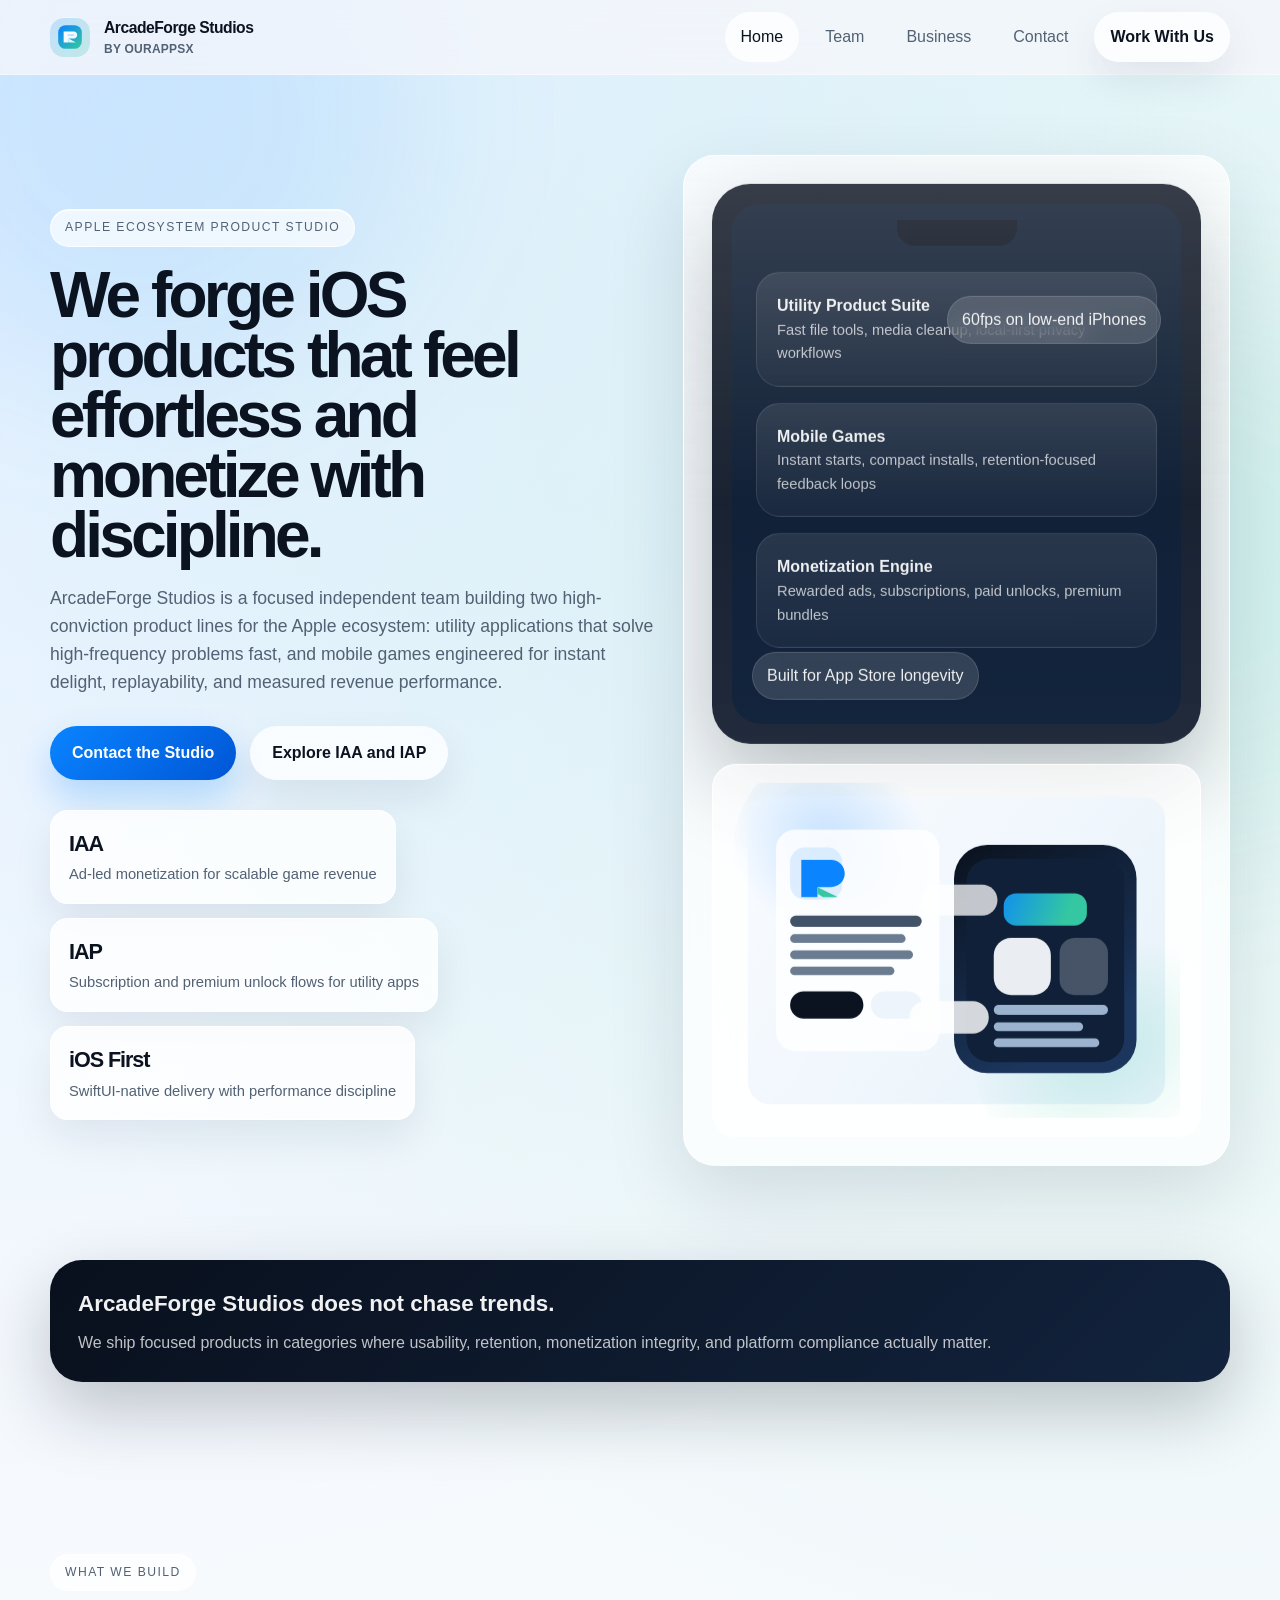
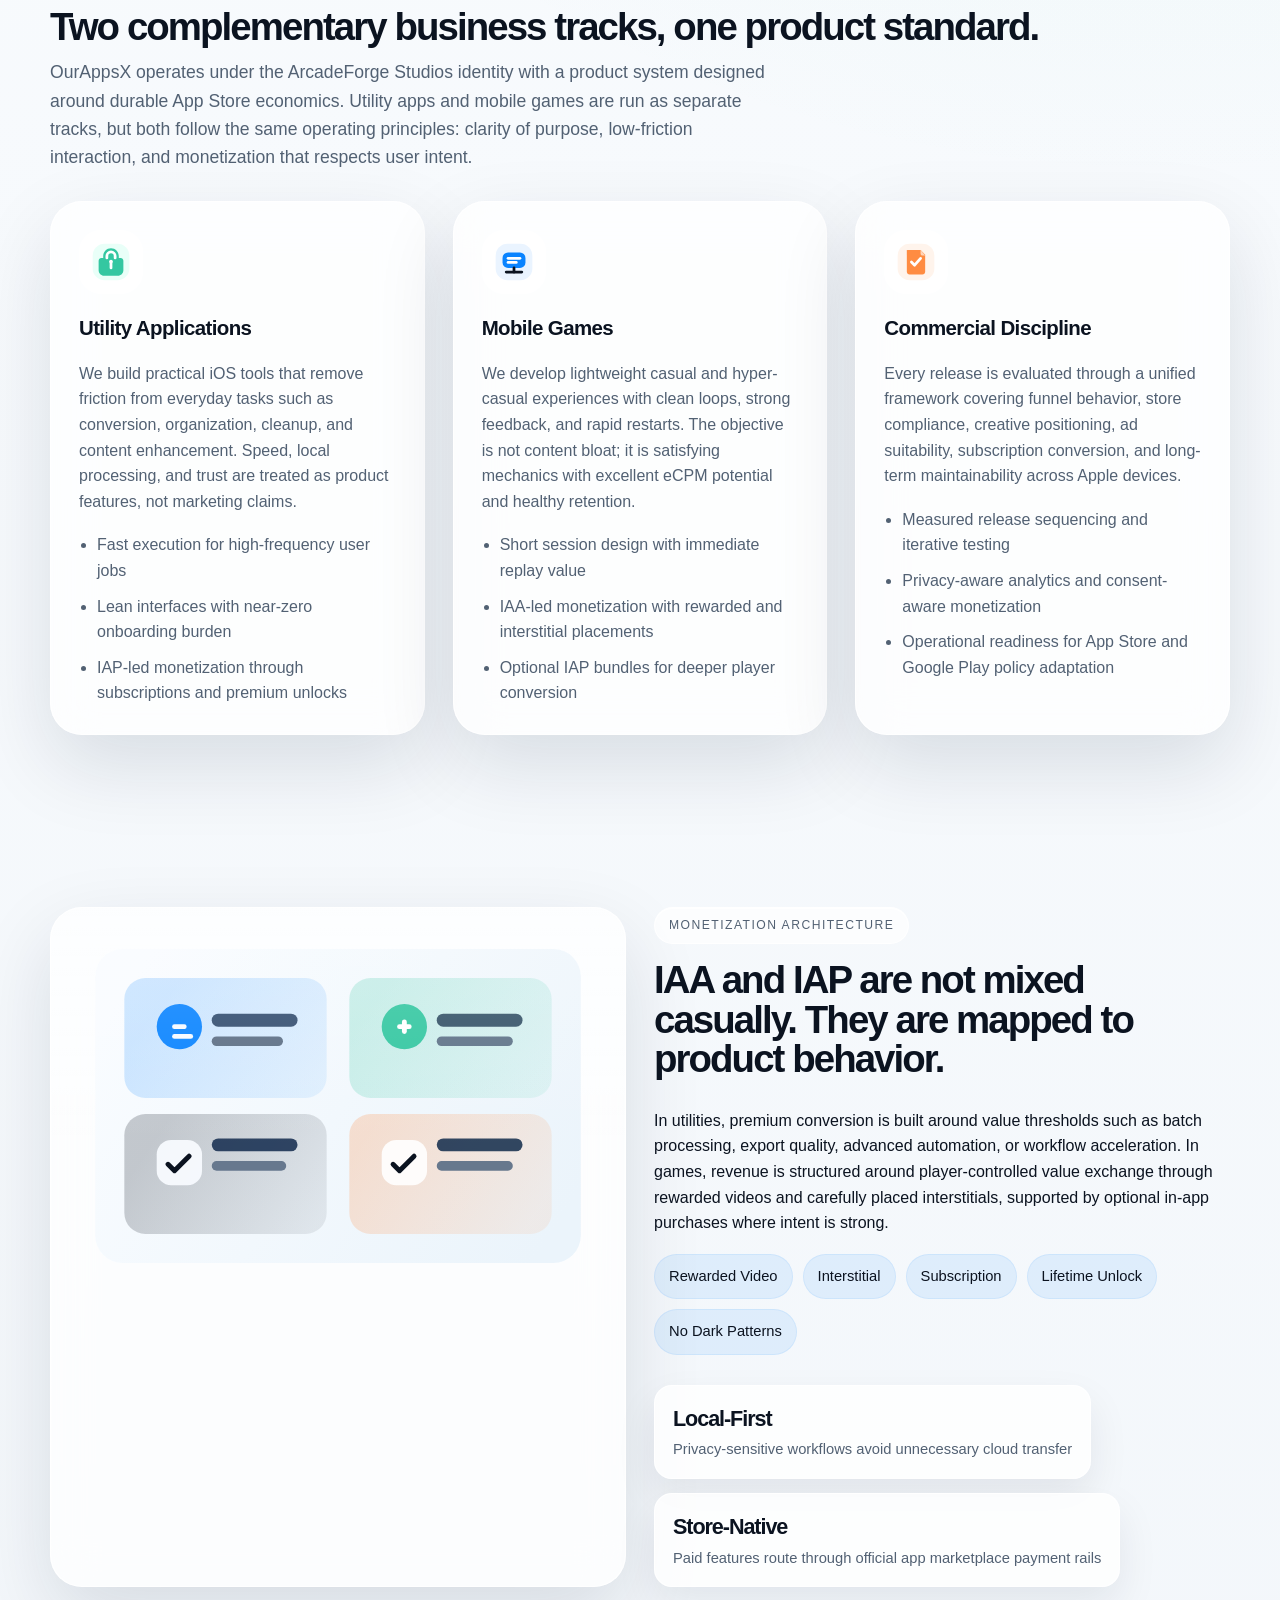
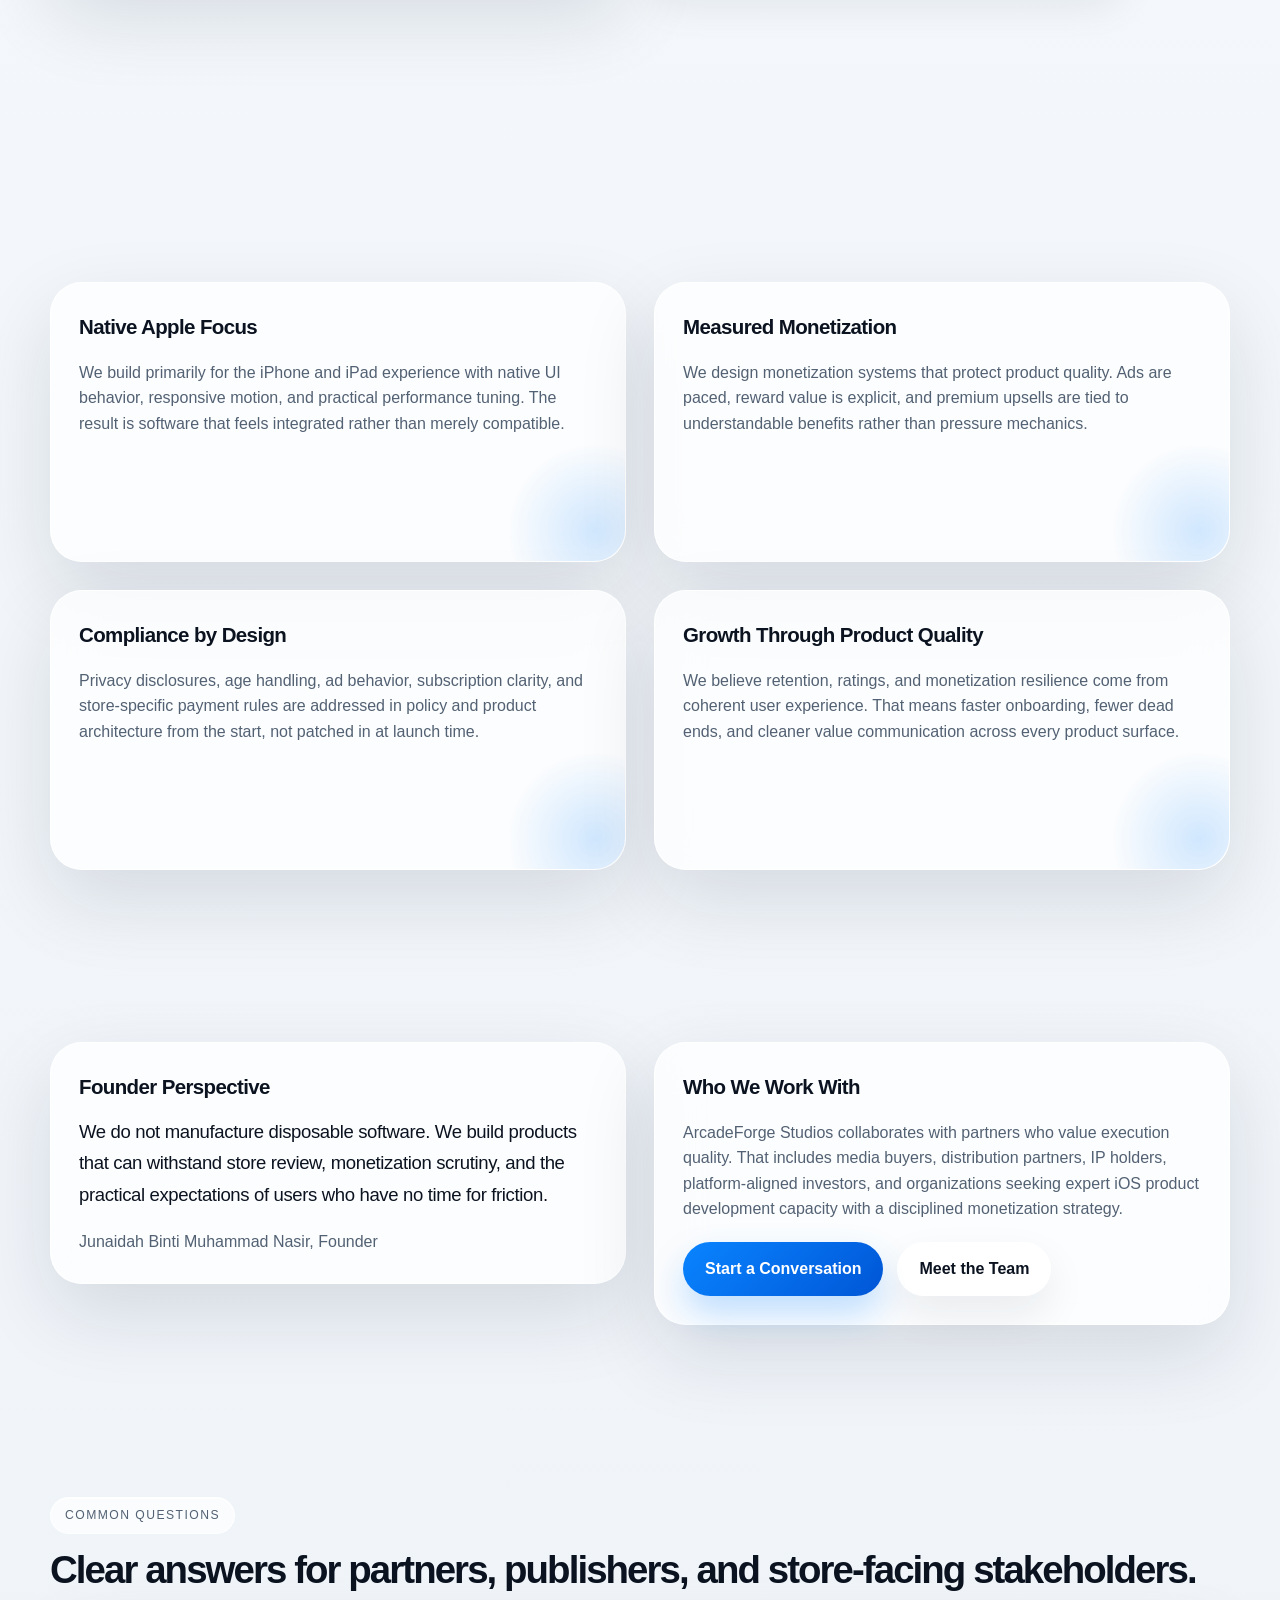
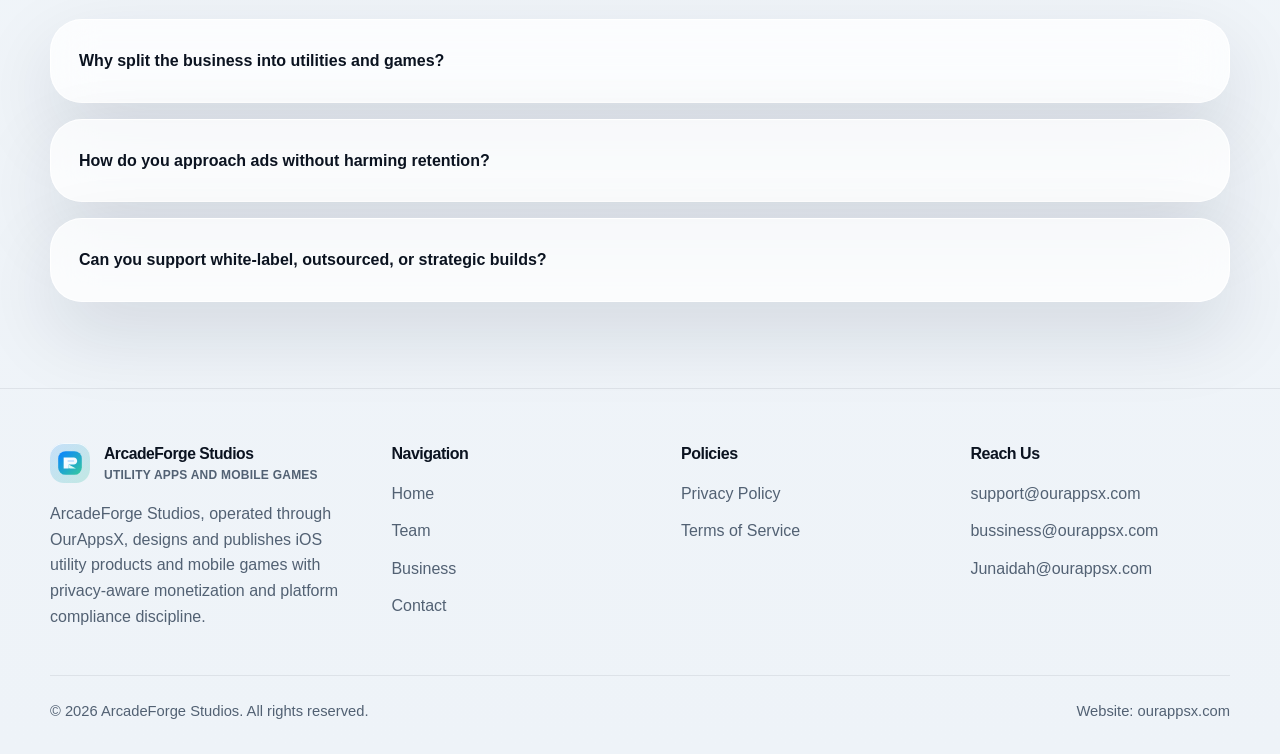
<file: index.html>
<!DOCTYPE html>
<html lang="en">
<head>
  <meta charset="UTF-8">
  <meta http-equiv="X-UA-Compatible" content="IE=edge">
  <meta name="viewport" content="width=device-width, initial-scale=1.0">
  <title>ArcadeForge Studios | Premium iOS Utility and Mobile Game Studio</title>
  <meta name="description" content="ArcadeForge Studios builds premium iOS utility apps and mobile games with a disciplined focus on user experience, privacy-safe monetization, and sustainable App Store growth.">
  <meta name="keywords" content="ArcadeForge Studios, OurAppsX, iOS app studio, utility apps, mobile games, IAA, IAP, SwiftUI studio, App Store publisher">
  <meta name="author" content="ArcadeForge Studios">
  <meta name="robots" content="index, follow, max-image-preview:large, max-snippet:-1, max-video-preview:-1">
  <link rel="canonical" href="https://ourappsx.com/">
  <meta property="og:type" content="website">
  <meta property="og:title" content="ArcadeForge Studios | Premium iOS Utility and Mobile Game Studio">
  <meta property="og:description" content="A focused studio crafting elegant iOS utilities and high-retention mobile games with privacy-aware monetization.">
  <meta property="og:url" content="https://ourappsx.com/">
  <meta property="og:site_name" content="ArcadeForge Studios">
  <meta property="og:image" content="https://ourappsx.com/assets/svg/og-home.svg">
  <meta name="twitter:card" content="summary_large_image">
  <meta name="twitter:title" content="ArcadeForge Studios">
  <meta name="twitter:description" content="Product-driven iOS studio for utilities and mobile games.">
  <meta name="twitter:image" content="https://ourappsx.com/assets/svg/og-home.svg">
  <link rel="icon" type="image/svg+xml" href="assets/svg/favicon.svg">
  <link rel="alternate icon" type="image/svg+xml" href="assets/svg/favicon-mono.svg">
  <link rel="mask-icon" href="assets/svg/pinned-tab.svg" color="#0A84FF">
  <link rel="stylesheet" href="assets/css/main.css">
  <script type="application/ld+json">
  {
    "@context": "https://schema.org",
    "@graph": [
      {
        "@type": "Organization",
        "name": "ArcadeForge Studios",
        "alternateName": "OurAppsX",
        "url": "https://ourappsx.com/",
        "logo": "https://ourappsx.com/assets/svg/logo-mark.svg",
        "description": "ArcadeForge Studios is an independent Apple-platform product studio focused on iOS utility apps and mobile games powered by IAA and IAP monetization.",
        "email": "support@ourappsx.com",
        "founder": {
          "@type": "Person",
          "name": "Junaidah Binti Muhammad Nasir"
        },
        "contactPoint": [
          {
            "@type": "ContactPoint",
            "contactType": "customer support",
            "email": "support@ourappsx.com",
            "availableLanguage": ["English"]
          },
          {
            "@type": "ContactPoint",
            "contactType": "sales",
            "email": "bussiness@ourappsx.com",
            "availableLanguage": ["English"]
          },
          {
            "@type": "ContactPoint",
            "contactType": "enterprise sales",
            "email": "Junaidah@ourappsx.com",
            "availableLanguage": ["English"]
          }
        ]
      },
      {
        "@type": "WebSite",
        "name": "ArcadeForge Studios",
        "url": "https://ourappsx.com/",
        "publisher": {
          "@type": "Organization",
          "name": "ArcadeForge Studios"
        }
      },
      {
        "@type": "FAQPage",
        "mainEntity": [
          {
            "@type": "Question",
            "name": "What does ArcadeForge Studios build?",
            "acceptedAnswer": {
              "@type": "Answer",
              "text": "ArcadeForge Studios builds two complementary product lines: iOS utility applications designed around speed, privacy, and conversion efficiency, and lightweight mobile games designed for strong retention and sustainable ad-driven monetization."
            }
          },
          {
            "@type": "Question",
            "name": "How does ArcadeForge Studios monetize products?",
            "acceptedAnswer": {
              "@type": "Answer",
              "text": "The studio operates with both IAA and IAP models. Utility products primarily use subscriptions, upgrades, or paid unlocks, while games primarily use rewarded and interstitial advertising supported by optional in-app purchases such as ad removal or content bundles."
            }
          },
          {
            "@type": "Question",
            "name": "How can a brand or partner contact the studio?",
            "acceptedAnswer": {
              "@type": "Answer",
              "text": "Partners can reach support@ourappsx.com for general inquiries, bussiness@ourappsx.com for commercial discussions, and Junaidah@ourappsx.com for enterprise collaboration or strategic partnerships."
            }
          }
        ]
      }
    ]
  }
  </script>
</head>
<body>
  <div class="site-shell">
    <a class="skip-link" href="#main-content">Skip to content</a>
    <header class="site-header">
      <div class="container navbar">
        <a class="brand" href="index.html" aria-label="ArcadeForge Studios home">
          <span class="brand-mark">
            <img src="assets/svg/logo-mark.svg" alt="ArcadeForge Studios logo" width="28" height="28">
          </span>
          <span class="brand-label">
            <strong>ArcadeForge Studios</strong>
            <span>By OurAppsX</span>
          </span>
        </a>
        <nav class="nav-links" aria-label="Primary">
          <a data-nav href="index.html">Home</a>
          <a data-nav href="about.html">Team</a>
          <a data-nav href="services.html">Business</a>
          <a data-nav href="contact.html">Contact</a>
          <a class="cta-link secondary" href="contact.html">Work With Us</a>
        </nav>
      </div>
    </header>

    <main id="main-content">
      <section class="hero">
        <div class="container hero-grid">
          <div class="hero-copy reveal">
            <span class="eyebrow">Apple Ecosystem Product Studio</span>
            <h1>We forge iOS products that feel effortless and monetize with discipline.</h1>
            <p>ArcadeForge Studios is a focused independent team building two high-conviction product lines for the Apple ecosystem: utility applications that solve high-frequency problems fast, and mobile games engineered for instant delight, replayability, and measured revenue performance.</p>
            <div class="hero-actions">
              <a class="cta-link" href="contact.html">Contact the Studio</a>
              <a class="cta-link secondary" href="services.html">Explore IAA and IAP</a>
            </div>
            <div class="hero-metrics">
              <div class="metric">
                <strong>IAA</strong>
                <span>Ad-led monetization for scalable game revenue</span>
              </div>
              <div class="metric">
                <strong>IAP</strong>
                <span>Subscription and premium unlock flows for utility apps</span>
              </div>
              <div class="metric">
                <strong>iOS First</strong>
                <span>SwiftUI-native delivery with performance discipline</span>
              </div>
            </div>
          </div>
          <div class="glass-panel parallax" data-depth="18">
            <div class="device-frame">
              <div class="device-screen">
                <div class="screen-stack">
                  <div class="screen-card">
                    <strong>Utility Product Suite</strong>
                    <span>Fast file tools, media cleanup, local-first privacy workflows</span>
                  </div>
                  <div class="screen-card">
                    <strong>Mobile Games</strong>
                    <span>Instant starts, compact installs, retention-focused feedback loops</span>
                  </div>
                  <div class="screen-card">
                    <strong>Monetization Engine</strong>
                    <span>Rewarded ads, subscriptions, paid unlocks, premium bundles</span>
                  </div>
                </div>
                <div class="floating-chip top">60fps on low-end iPhones</div>
                <div class="floating-chip bottom">Built for App Store longevity</div>
              </div>
            </div>
            <div class="hero-visual-note">
              <img src="assets/svg/illus-home-hero.svg" alt="App Store style product showcase illustration">
            </div>
          </div>
        </div>
      </section>

      <section class="section compact">
        <div class="container">
          <div class="band reveal">
            <strong>ArcadeForge Studios does not chase trends.</strong>
            <span>We ship focused products in categories where usability, retention, monetization integrity, and platform compliance actually matter.</span>
          </div>
        </div>
      </section>

      <section class="section">
        <div class="container">
          <div class="section-heading reveal">
            <span class="eyebrow">What We Build</span>
            <h2>Two complementary business tracks, one product standard.</h2>
            <p>OurAppsX operates under the ArcadeForge Studios identity with a product system designed around durable App Store economics. Utility apps and mobile games are run as separate tracks, but both follow the same operating principles: clarity of purpose, low-friction interaction, and monetization that respects user intent.</p>
          </div>
          <div class="card-grid">
            <article class="card reveal">
              <span class="icon-badge"><img src="assets/svg/icon-iap.svg" alt="IAP product icon" width="44" height="44"></span>
              <h3>Utility Applications</h3>
              <p>We build practical iOS tools that remove friction from everyday tasks such as conversion, organization, cleanup, and content enhancement. Speed, local processing, and trust are treated as product features, not marketing claims.</p>
              <ul class="list">
                <li>Fast execution for high-frequency user jobs</li>
                <li>Lean interfaces with near-zero onboarding burden</li>
                <li>IAP-led monetization through subscriptions and premium unlocks</li>
              </ul>
            </article>
            <article class="card reveal">
              <span class="icon-badge"><img src="assets/svg/icon-iaa.svg" alt="IAA product icon" width="44" height="44"></span>
              <h3>Mobile Games</h3>
              <p>We develop lightweight casual and hyper-casual experiences with clean loops, strong feedback, and rapid restarts. The objective is not content bloat; it is satisfying mechanics with excellent eCPM potential and healthy retention.</p>
              <ul class="list">
                <li>Short session design with immediate replay value</li>
                <li>IAA-led monetization with rewarded and interstitial placements</li>
                <li>Optional IAP bundles for deeper player conversion</li>
              </ul>
            </article>
            <article class="card reveal">
              <span class="icon-badge"><img src="assets/svg/icon-compliance.svg" alt="Compliance icon" width="44" height="44"></span>
              <h3>Commercial Discipline</h3>
              <p>Every release is evaluated through a unified framework covering funnel behavior, store compliance, creative positioning, ad suitability, subscription conversion, and long-term maintainability across Apple devices.</p>
              <ul class="list">
                <li>Measured release sequencing and iterative testing</li>
                <li>Privacy-aware analytics and consent-aware monetization</li>
                <li>Operational readiness for App Store and Google Play policy adaptation</li>
              </ul>
            </article>
          </div>
        </div>
      </section>

      <section class="section">
        <div class="container showcase-grid">
          <div class="showcase-art glass-panel reveal">
            <img src="assets/svg/illus-feature-modules.svg" alt="App Store style feature modules illustration">
          </div>
          <div class="reveal">
            <div class="section-heading">
              <span class="eyebrow">Monetization Architecture</span>
              <h2>IAA and IAP are not mixed casually. They are mapped to product behavior.</h2>
            </div>
            <p>In utilities, premium conversion is built around value thresholds such as batch processing, export quality, advanced automation, or workflow acceleration. In games, revenue is structured around player-controlled value exchange through rewarded videos and carefully placed interstitials, supported by optional in-app purchases where intent is strong.</p>
            <div class="pill-row">
              <span class="pill">Rewarded Video</span>
              <span class="pill">Interstitial</span>
              <span class="pill">Subscription</span>
              <span class="pill">Lifetime Unlock</span>
              <span class="pill">No Dark Patterns</span>
            </div>
            <div class="inline-stats">
              <div class="inline-stat">
                <strong>Local-First</strong>
                <span>Privacy-sensitive workflows avoid unnecessary cloud transfer</span>
              </div>
              <div class="inline-stat">
                <strong>Store-Native</strong>
                <span>Paid features route through official app marketplace payment rails</span>
              </div>
            </div>
          </div>
        </div>
      </section>

      <section class="section">
        <div class="container">
          <div class="section-heading reveal">
            <span class="eyebrow">Operating Principles</span>
            <h2>We optimize for trust, speed, and product longevity.</h2>
          </div>
          <div class="highlight-grid">
            <article class="feature-panel reveal">
              <h3>Native Apple Focus</h3>
              <p>We build primarily for the iPhone and iPad experience with native UI behavior, responsive motion, and practical performance tuning. The result is software that feels integrated rather than merely compatible.</p>
            </article>
            <article class="feature-panel reveal">
              <h3>Measured Monetization</h3>
              <p>We design monetization systems that protect product quality. Ads are paced, reward value is explicit, and premium upsells are tied to understandable benefits rather than pressure mechanics.</p>
            </article>
            <article class="feature-panel reveal">
              <h3>Compliance by Design</h3>
              <p>Privacy disclosures, age handling, ad behavior, subscription clarity, and store-specific payment rules are addressed in policy and product architecture from the start, not patched in at launch time.</p>
            </article>
            <article class="feature-panel reveal">
              <h3>Growth Through Product Quality</h3>
              <p>We believe retention, ratings, and monetization resilience come from coherent user experience. That means faster onboarding, fewer dead ends, and cleaner value communication across every product surface.</p>
            </article>
          </div>
        </div>
      </section>

      <section class="section">
        <div class="container split-grid">
          <div class="quote-card reveal">
            <h3>Founder Perspective</h3>
            <blockquote>
              We do not manufacture disposable software. We build products that can withstand store review, monetization scrutiny, and the practical expectations of users who have no time for friction.
            </blockquote>
            <footer>Junaidah Binti Muhammad Nasir, Founder</footer>
          </div>
          <div class="card reveal">
            <h3>Who We Work With</h3>
            <p>ArcadeForge Studios collaborates with partners who value execution quality. That includes media buyers, distribution partners, IP holders, platform-aligned investors, and organizations seeking expert iOS product development capacity with a disciplined monetization strategy.</p>
            <div class="contact-actions">
              <a class="cta-link" href="contact.html">Start a Conversation</a>
              <a class="cta-link secondary" href="about.html">Meet the Team</a>
            </div>
          </div>
        </div>
      </section>

      <section class="section">
        <div class="container">
          <div class="section-heading reveal">
            <span class="eyebrow">Common Questions</span>
            <h2>Clear answers for partners, publishers, and store-facing stakeholders.</h2>
          </div>
          <div class="faq-list">
            <details class="faq-item reveal">
              <summary>Why split the business into utilities and games?</summary>
              <div class="answer">
                <p>Because the user intent, monetization timing, lifecycle expectations, and performance goals differ materially. Utilities reward depth and repeat workflow value, while games reward immediate engagement and session-based ad opportunity. Treating them as separate tracks improves product clarity and commercial precision.</p>
              </div>
            </details>
            <details class="faq-item reveal">
              <summary>How do you approach ads without harming retention?</summary>
              <div class="answer">
                <p>We treat ad delivery as part of experience design. Rewarded ads are opt-in and tied to obvious value. Interstitial frequency is controlled by context, session rhythm, and player fatigue signals. Unsuitable ad density is considered a product defect.</p>
              </div>
            </details>
            <details class="faq-item reveal">
              <summary>Can you support white-label, outsourced, or strategic builds?</summary>
              <div class="answer">
                <p>Yes. The studio supports selective external development and strategic collaboration for Apple-platform products, especially where partners need strong execution around UX, monetization logic, store compliance, or post-launch iteration discipline.</p>
              </div>
            </details>
          </div>
        </div>
      </section>
    </main>

    <footer class="site-footer">
      <div class="container">
        <div class="footer-grid">
          <div>
            <a class="brand" href="index.html" aria-label="ArcadeForge Studios home">
              <span class="brand-mark">
                <img src="assets/svg/logo-mark.svg" alt="ArcadeForge Studios logo" width="28" height="28">
              </span>
              <span class="brand-label">
                <strong>ArcadeForge Studios</strong>
                <span>Utility Apps and Mobile Games</span>
              </span>
            </a>
            <p class="footer-copy">ArcadeForge Studios, operated through OurAppsX, designs and publishes iOS utility products and mobile games with privacy-aware monetization and platform compliance discipline.</p>
          </div>
          <div>
            <h3 class="footer-title">Navigation</h3>
            <div class="footer-links">
              <a href="index.html">Home</a>
              <a href="about.html">Team</a>
              <a href="services.html">Business</a>
              <a href="contact.html">Contact</a>
            </div>
          </div>
          <div>
            <h3 class="footer-title">Policies</h3>
            <div class="footer-links">
              <a href="privacy.html">Privacy Policy</a>
              <a href="terms.html">Terms of Service</a>
            </div>
          </div>
          <div>
            <h3 class="footer-title">Reach Us</h3>
            <div class="footer-links">
              <a href="mailto:support@ourappsx.com">support@ourappsx.com</a>
              <a href="mailto:bussiness@ourappsx.com">bussiness@ourappsx.com</a>
              <a href="mailto:Junaidah@ourappsx.com">Junaidah@ourappsx.com</a>
            </div>
          </div>
        </div>
        <div class="footer-meta">
          <span>© 2026 ArcadeForge Studios. All rights reserved.</span>
          <span>Website: ourappsx.com</span>
        </div>
      </div>
    </footer>
  </div>
  <script src="assets/js/site.js" defer></script>
</body>
</html>
</file>
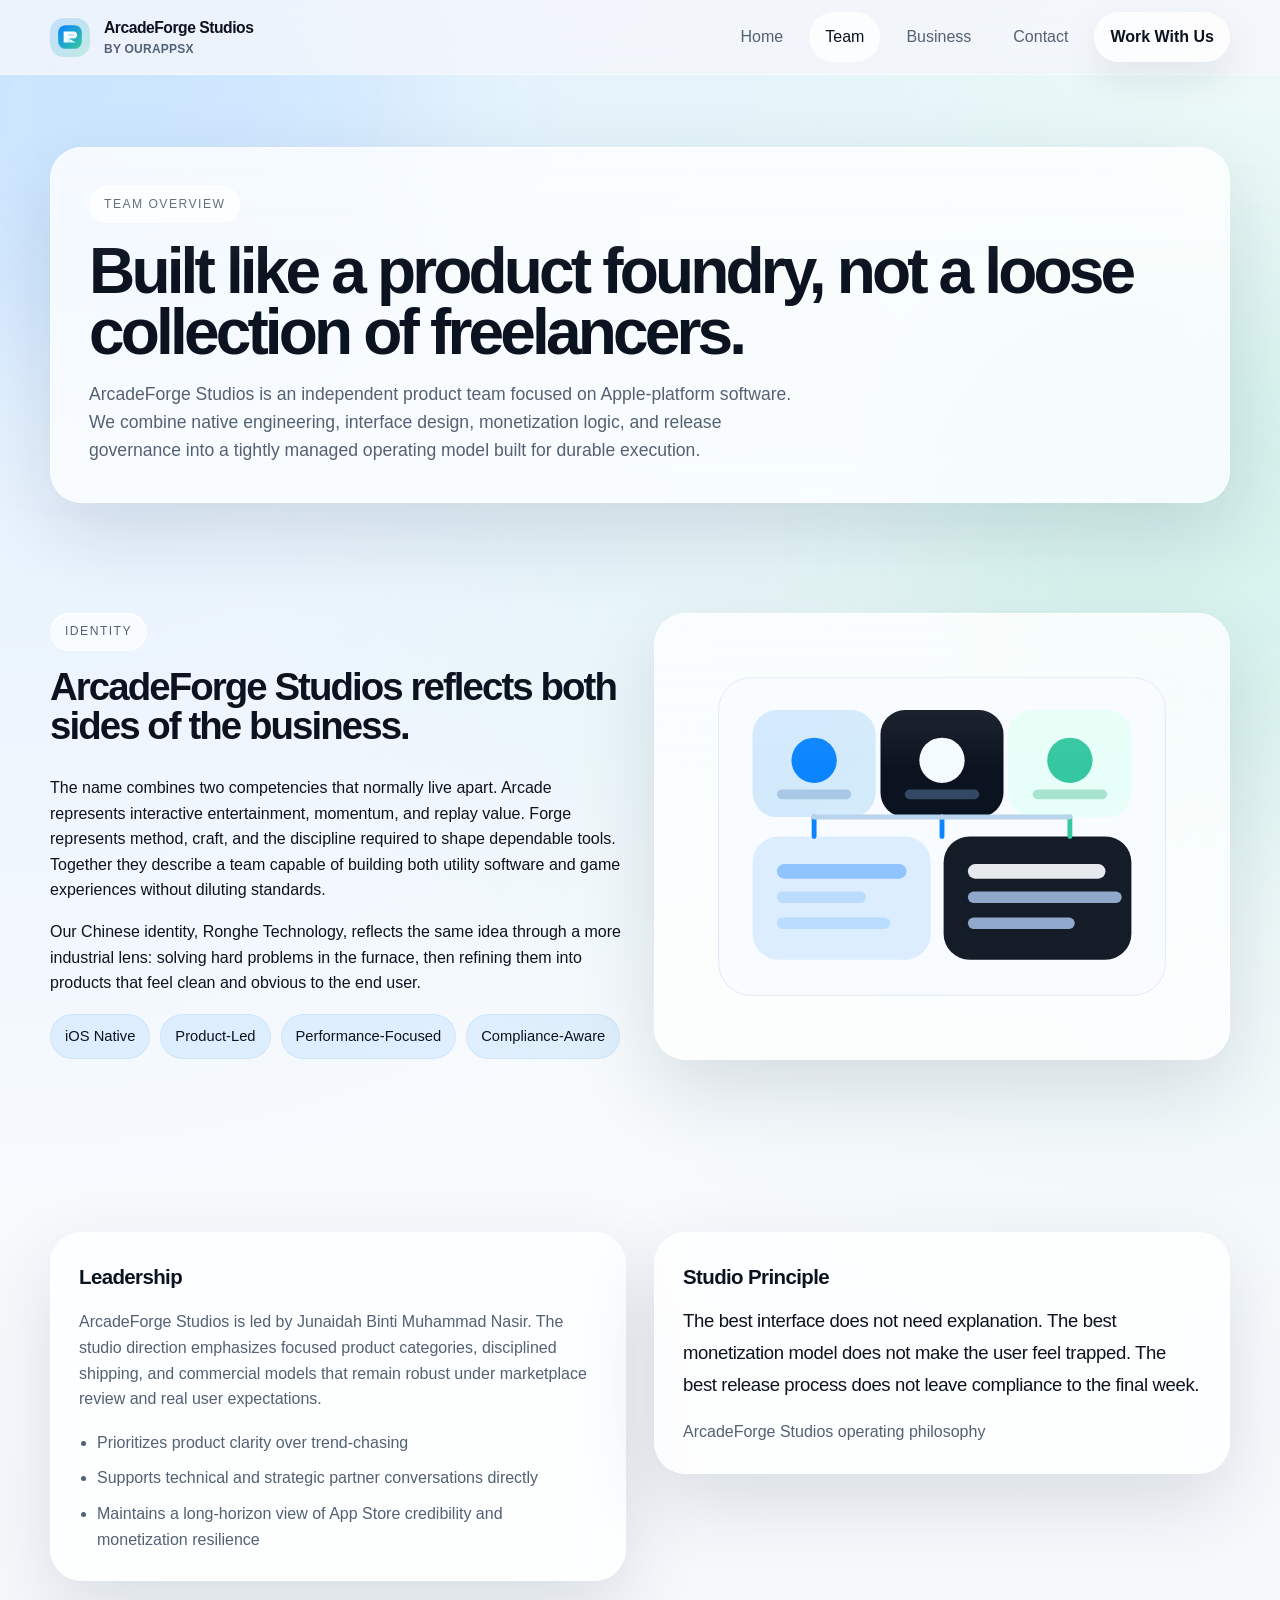
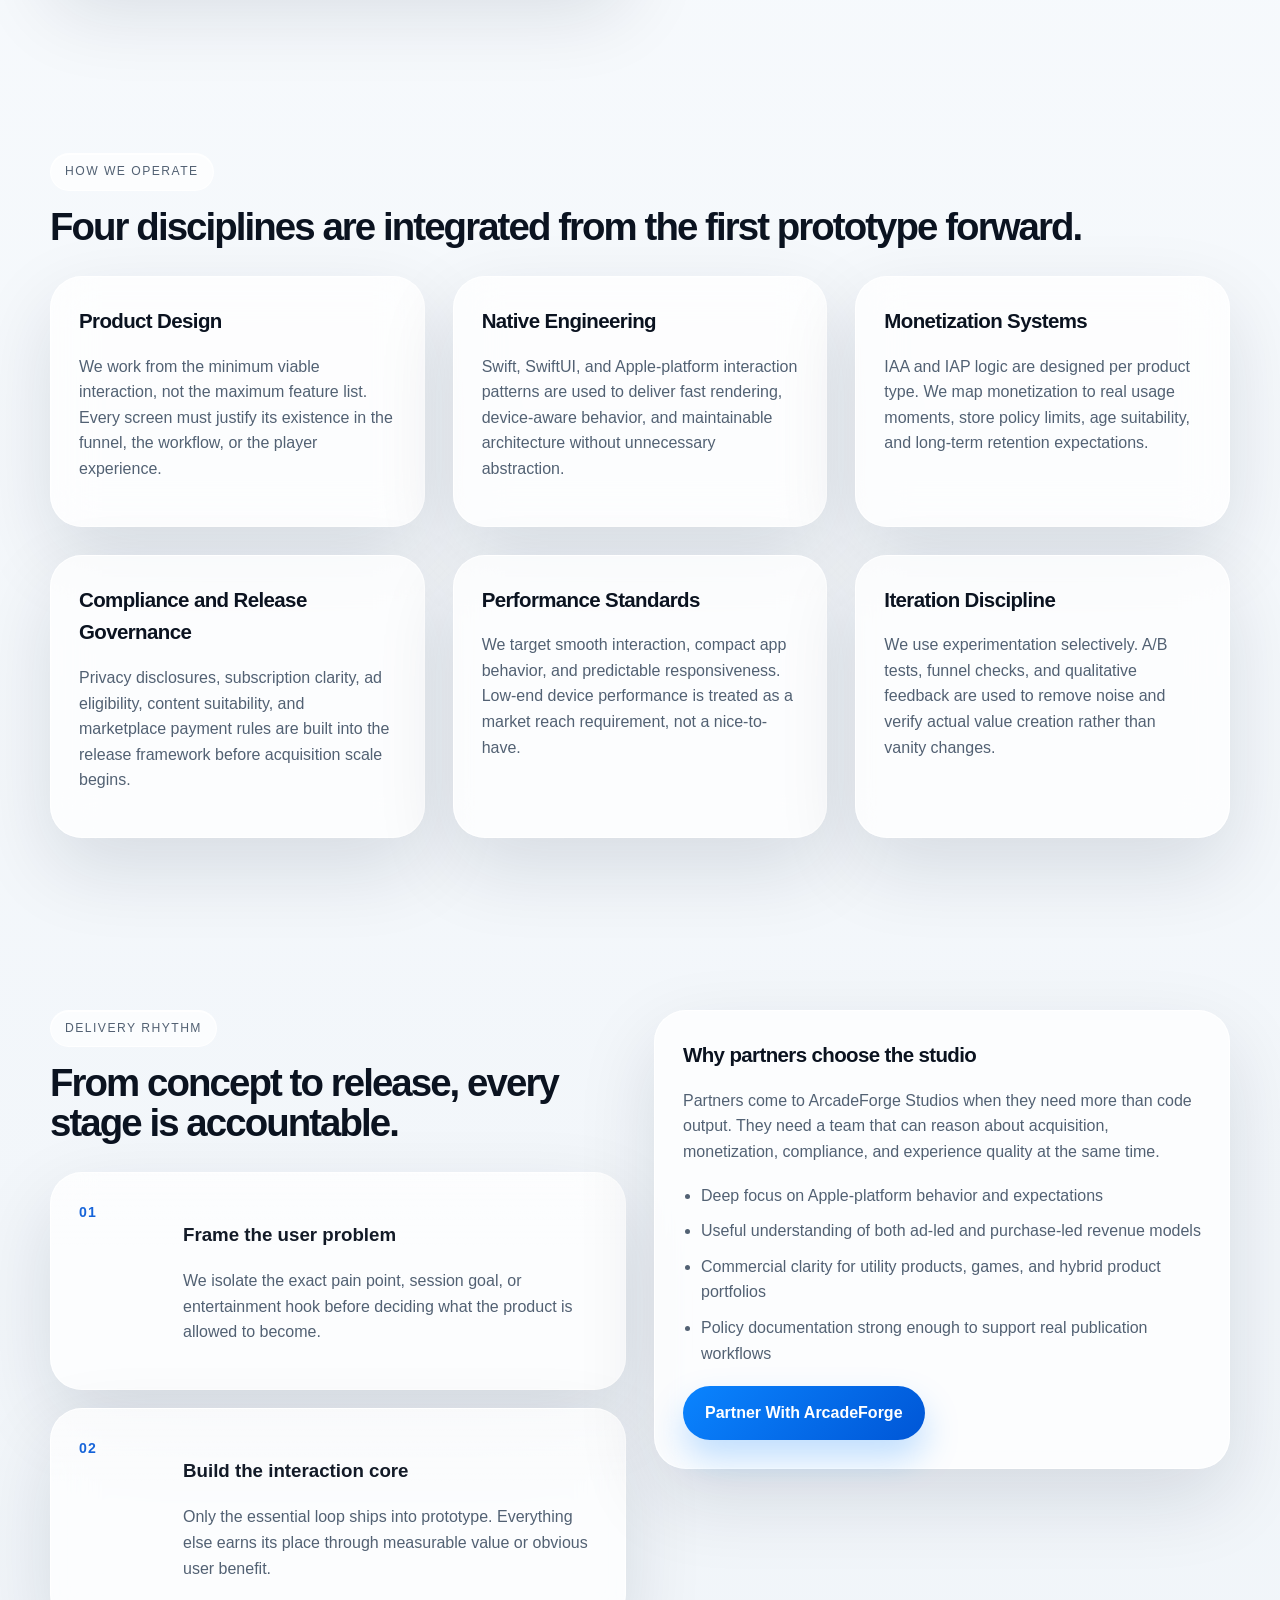
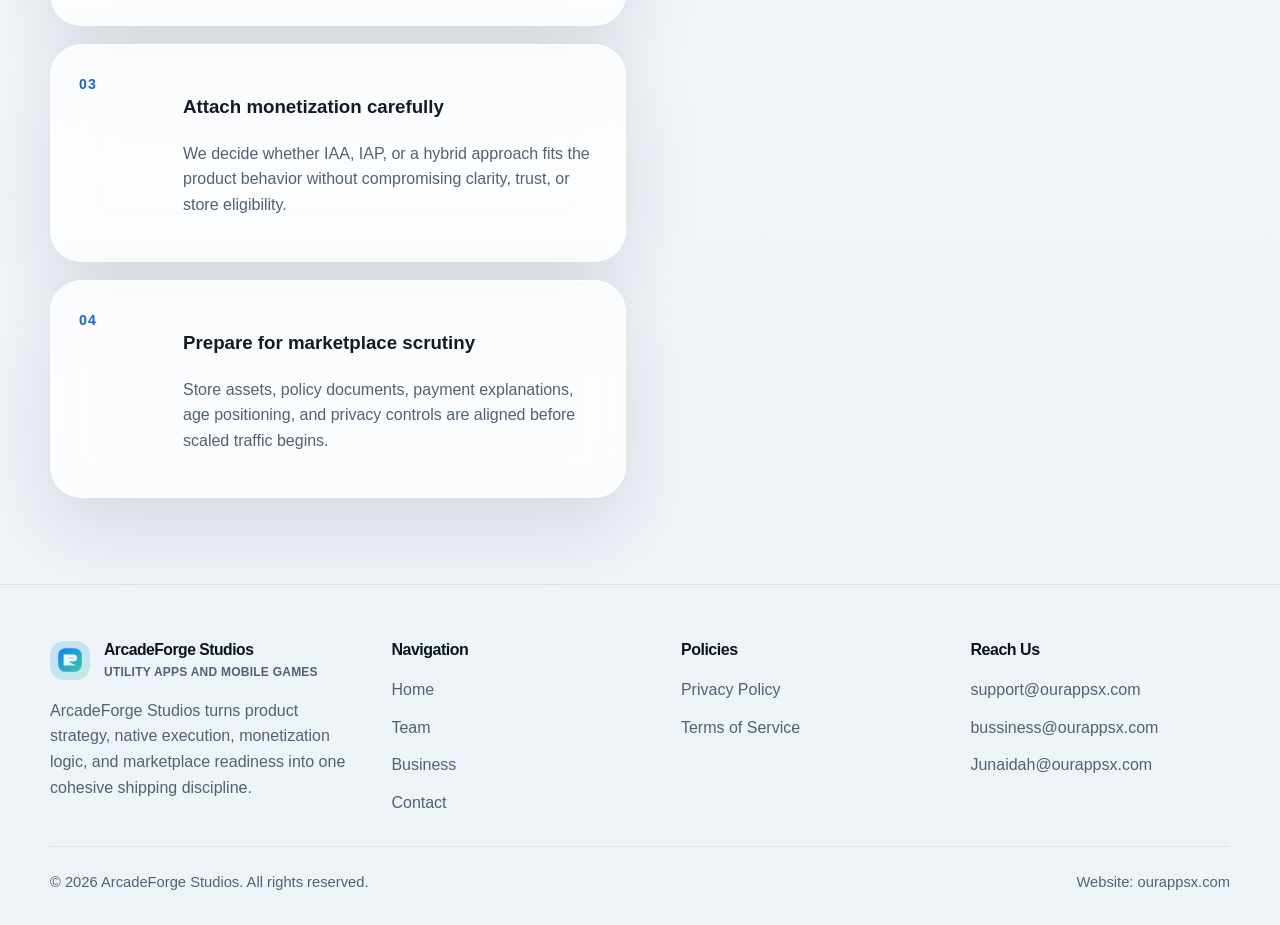
<file: about.html>
<!DOCTYPE html>
<html lang="en">
<head>
  <meta charset="UTF-8">
  <meta http-equiv="X-UA-Compatible" content="IE=edge">
  <meta name="viewport" content="width=device-width, initial-scale=1.0">
  <title>About ArcadeForge Studios | Team, Philosophy, and Operating Model</title>
  <meta name="description" content="Meet ArcadeForge Studios, the independent team behind OurAppsX. Learn about the studio philosophy, leadership, development standards, and iOS-first operating model.">
  <meta name="keywords" content="ArcadeForge team, OurAppsX team, iOS studio leadership, Junaidah Binti Muhammad Nasir, SwiftUI product studio">
  <meta name="robots" content="index, follow, max-image-preview:large, max-snippet:-1, max-video-preview:-1">
  <link rel="canonical" href="https://ourappsx.com/about.html">
  <meta property="og:type" content="website">
  <meta property="og:title" content="About ArcadeForge Studios">
  <meta property="og:description" content="Learn how ArcadeForge Studios operates across product design, native development, monetization, and compliance.">
  <meta property="og:url" content="https://ourappsx.com/about.html">
  <meta property="og:image" content="https://ourappsx.com/assets/svg/og-team.svg">
  <meta name="twitter:card" content="summary_large_image">
  <meta name="twitter:title" content="About ArcadeForge Studios">
  <meta name="twitter:description" content="The team model behind ArcadeForge products, execution quality, and compliance discipline.">
  <meta name="twitter:image" content="https://ourappsx.com/assets/svg/og-team.svg">
  <link rel="icon" type="image/svg+xml" href="assets/svg/favicon.svg">
  <link rel="alternate icon" type="image/svg+xml" href="assets/svg/favicon-mono.svg">
  <link rel="mask-icon" href="assets/svg/pinned-tab.svg" color="#0A84FF">
  <link rel="stylesheet" href="assets/css/main.css">
  <script type="application/ld+json">
  {
    "@context": "https://schema.org",
    "@graph": [
      {
        "@type": "AboutPage",
        "name": "About ArcadeForge Studios",
        "url": "https://ourappsx.com/about.html",
        "description": "Team profile page for ArcadeForge Studios, the iOS utility and mobile game studio behind OurAppsX."
      },
      {
        "@type": "BreadcrumbList",
        "itemListElement": [
          {"@type": "ListItem", "position": 1, "name": "Home", "item": "https://ourappsx.com/"},
          {"@type": "ListItem", "position": 2, "name": "Team", "item": "https://ourappsx.com/about.html"}
        ]
      }
    ]
  }
  </script>
</head>
<body>
  <div class="site-shell">
    <a class="skip-link" href="#main-content">Skip to content</a>
    <header class="site-header">
      <div class="container navbar">
        <a class="brand" href="index.html" aria-label="ArcadeForge Studios home">
          <span class="brand-mark">
            <img src="assets/svg/logo-mark.svg" alt="ArcadeForge Studios logo" width="28" height="28">
          </span>
          <span class="brand-label">
            <strong>ArcadeForge Studios</strong>
            <span>By OurAppsX</span>
          </span>
        </a>
        <nav class="nav-links" aria-label="Primary">
          <a data-nav href="index.html">Home</a>
          <a data-nav href="about.html">Team</a>
          <a data-nav href="services.html">Business</a>
          <a data-nav href="contact.html">Contact</a>
          <a class="cta-link secondary" href="contact.html">Work With Us</a>
        </nav>
      </div>
    </header>

    <main id="main-content">
      <section class="page-hero">
        <div class="container">
          <div class="glass-panel reveal">
            <span class="eyebrow">Team Overview</span>
            <h1>Built like a product foundry, not a loose collection of freelancers.</h1>
            <p>ArcadeForge Studios is an independent product team focused on Apple-platform software. We combine native engineering, interface design, monetization logic, and release governance into a tightly managed operating model built for durable execution.</p>
          </div>
        </div>
      </section>

      <section class="section">
        <div class="container story-grid">
          <div class="reveal">
            <div class="section-heading">
              <span class="eyebrow">Identity</span>
              <h2>ArcadeForge Studios reflects both sides of the business.</h2>
            </div>
            <p>The name combines two competencies that normally live apart. Arcade represents interactive entertainment, momentum, and replay value. Forge represents method, craft, and the discipline required to shape dependable tools. Together they describe a team capable of building both utility software and game experiences without diluting standards.</p>
            <p>Our Chinese identity, Ronghe Technology, reflects the same idea through a more industrial lens: solving hard problems in the furnace, then refining them into products that feel clean and obvious to the end user.</p>
            <div class="pill-row">
              <span class="pill">iOS Native</span>
              <span class="pill">Product-Led</span>
              <span class="pill">Performance-Focused</span>
              <span class="pill">Compliance-Aware</span>
            </div>
          </div>
          <div class="glass-panel reveal">
            <img src="assets/svg/team-grid.svg" alt="Illustration of the ArcadeForge Studio operating system">
          </div>
        </div>
      </section>

      <section class="section">
        <div class="container split-grid">
          <div class="card reveal">
            <h3>Leadership</h3>
            <p>ArcadeForge Studios is led by Junaidah Binti Muhammad Nasir. The studio direction emphasizes focused product categories, disciplined shipping, and commercial models that remain robust under marketplace review and real user expectations.</p>
            <ul class="list">
              <li>Prioritizes product clarity over trend-chasing</li>
              <li>Supports technical and strategic partner conversations directly</li>
              <li>Maintains a long-horizon view of App Store credibility and monetization resilience</li>
            </ul>
          </div>
          <div class="quote-card reveal">
            <h3>Studio Principle</h3>
            <blockquote>
              The best interface does not need explanation. The best monetization model does not make the user feel trapped. The best release process does not leave compliance to the final week.
            </blockquote>
            <footer>ArcadeForge Studios operating philosophy</footer>
          </div>
        </div>
      </section>

      <section class="section">
        <div class="container">
          <div class="section-heading reveal">
            <span class="eyebrow">How We Operate</span>
            <h2>Four disciplines are integrated from the first prototype forward.</h2>
          </div>
          <div class="card-grid">
            <article class="card reveal">
              <h3>Product Design</h3>
              <p>We work from the minimum viable interaction, not the maximum feature list. Every screen must justify its existence in the funnel, the workflow, or the player experience.</p>
            </article>
            <article class="card reveal">
              <h3>Native Engineering</h3>
              <p>Swift, SwiftUI, and Apple-platform interaction patterns are used to deliver fast rendering, device-aware behavior, and maintainable architecture without unnecessary abstraction.</p>
            </article>
            <article class="card reveal">
              <h3>Monetization Systems</h3>
              <p>IAA and IAP logic are designed per product type. We map monetization to real usage moments, store policy limits, age suitability, and long-term retention expectations.</p>
            </article>
            <article class="card reveal">
              <h3>Compliance and Release Governance</h3>
              <p>Privacy disclosures, subscription clarity, ad eligibility, content suitability, and marketplace payment rules are built into the release framework before acquisition scale begins.</p>
            </article>
            <article class="card reveal">
              <h3>Performance Standards</h3>
              <p>We target smooth interaction, compact app behavior, and predictable responsiveness. Low-end device performance is treated as a market reach requirement, not a nice-to-have.</p>
            </article>
            <article class="card reveal">
              <h3>Iteration Discipline</h3>
              <p>We use experimentation selectively. A/B tests, funnel checks, and qualitative feedback are used to remove noise and verify actual value creation rather than vanity changes.</p>
            </article>
          </div>
        </div>
      </section>

      <section class="section">
        <div class="container split-grid">
          <div class="reveal">
            <div class="section-heading">
              <span class="eyebrow">Delivery Rhythm</span>
              <h2>From concept to release, every stage is accountable.</h2>
            </div>
            <div class="timeline">
              <article class="timeline-item glass-panel">
                <div class="timeline-year">01</div>
                <div>
                  <h3>Frame the user problem</h3>
                  <p>We isolate the exact pain point, session goal, or entertainment hook before deciding what the product is allowed to become.</p>
                </div>
              </article>
              <article class="timeline-item glass-panel">
                <div class="timeline-year">02</div>
                <div>
                  <h3>Build the interaction core</h3>
                  <p>Only the essential loop ships into prototype. Everything else earns its place through measurable value or obvious user benefit.</p>
                </div>
              </article>
              <article class="timeline-item glass-panel">
                <div class="timeline-year">03</div>
                <div>
                  <h3>Attach monetization carefully</h3>
                  <p>We decide whether IAA, IAP, or a hybrid approach fits the product behavior without compromising clarity, trust, or store eligibility.</p>
                </div>
              </article>
              <article class="timeline-item glass-panel">
                <div class="timeline-year">04</div>
                <div>
                  <h3>Prepare for marketplace scrutiny</h3>
                  <p>Store assets, policy documents, payment explanations, age positioning, and privacy controls are aligned before scaled traffic begins.</p>
                </div>
              </article>
            </div>
          </div>
          <div class="card reveal">
            <h3>Why partners choose the studio</h3>
            <p>Partners come to ArcadeForge Studios when they need more than code output. They need a team that can reason about acquisition, monetization, compliance, and experience quality at the same time.</p>
            <ul class="list">
              <li>Deep focus on Apple-platform behavior and expectations</li>
              <li>Useful understanding of both ad-led and purchase-led revenue models</li>
              <li>Commercial clarity for utility products, games, and hybrid product portfolios</li>
              <li>Policy documentation strong enough to support real publication workflows</li>
            </ul>
            <div class="contact-actions">
              <a class="cta-link" href="contact.html">Partner With ArcadeForge</a>
            </div>
          </div>
        </div>
      </section>
    </main>

    <footer class="site-footer">
      <div class="container">
        <div class="footer-grid">
          <div>
            <a class="brand" href="index.html" aria-label="ArcadeForge Studios home">
              <span class="brand-mark">
                <img src="assets/svg/logo-mark.svg" alt="ArcadeForge Studios logo" width="28" height="28">
              </span>
              <span class="brand-label">
                <strong>ArcadeForge Studios</strong>
                <span>Utility Apps and Mobile Games</span>
              </span>
            </a>
            <p class="footer-copy">ArcadeForge Studios turns product strategy, native execution, monetization logic, and marketplace readiness into one cohesive shipping discipline.</p>
          </div>
          <div>
            <h3 class="footer-title">Navigation</h3>
            <div class="footer-links">
              <a href="index.html">Home</a>
              <a href="about.html">Team</a>
              <a href="services.html">Business</a>
              <a href="contact.html">Contact</a>
            </div>
          </div>
          <div>
            <h3 class="footer-title">Policies</h3>
            <div class="footer-links">
              <a href="privacy.html">Privacy Policy</a>
              <a href="terms.html">Terms of Service</a>
            </div>
          </div>
          <div>
            <h3 class="footer-title">Reach Us</h3>
            <div class="footer-links">
              <a href="mailto:support@ourappsx.com">support@ourappsx.com</a>
              <a href="mailto:bussiness@ourappsx.com">bussiness@ourappsx.com</a>
              <a href="mailto:Junaidah@ourappsx.com">Junaidah@ourappsx.com</a>
            </div>
          </div>
        </div>
        <div class="footer-meta">
          <span>© 2026 ArcadeForge Studios. All rights reserved.</span>
          <span>Website: ourappsx.com</span>
        </div>
      </div>
    </footer>
  </div>
  <script src="assets/js/site.js" defer></script>
</body>
</html>
</file>
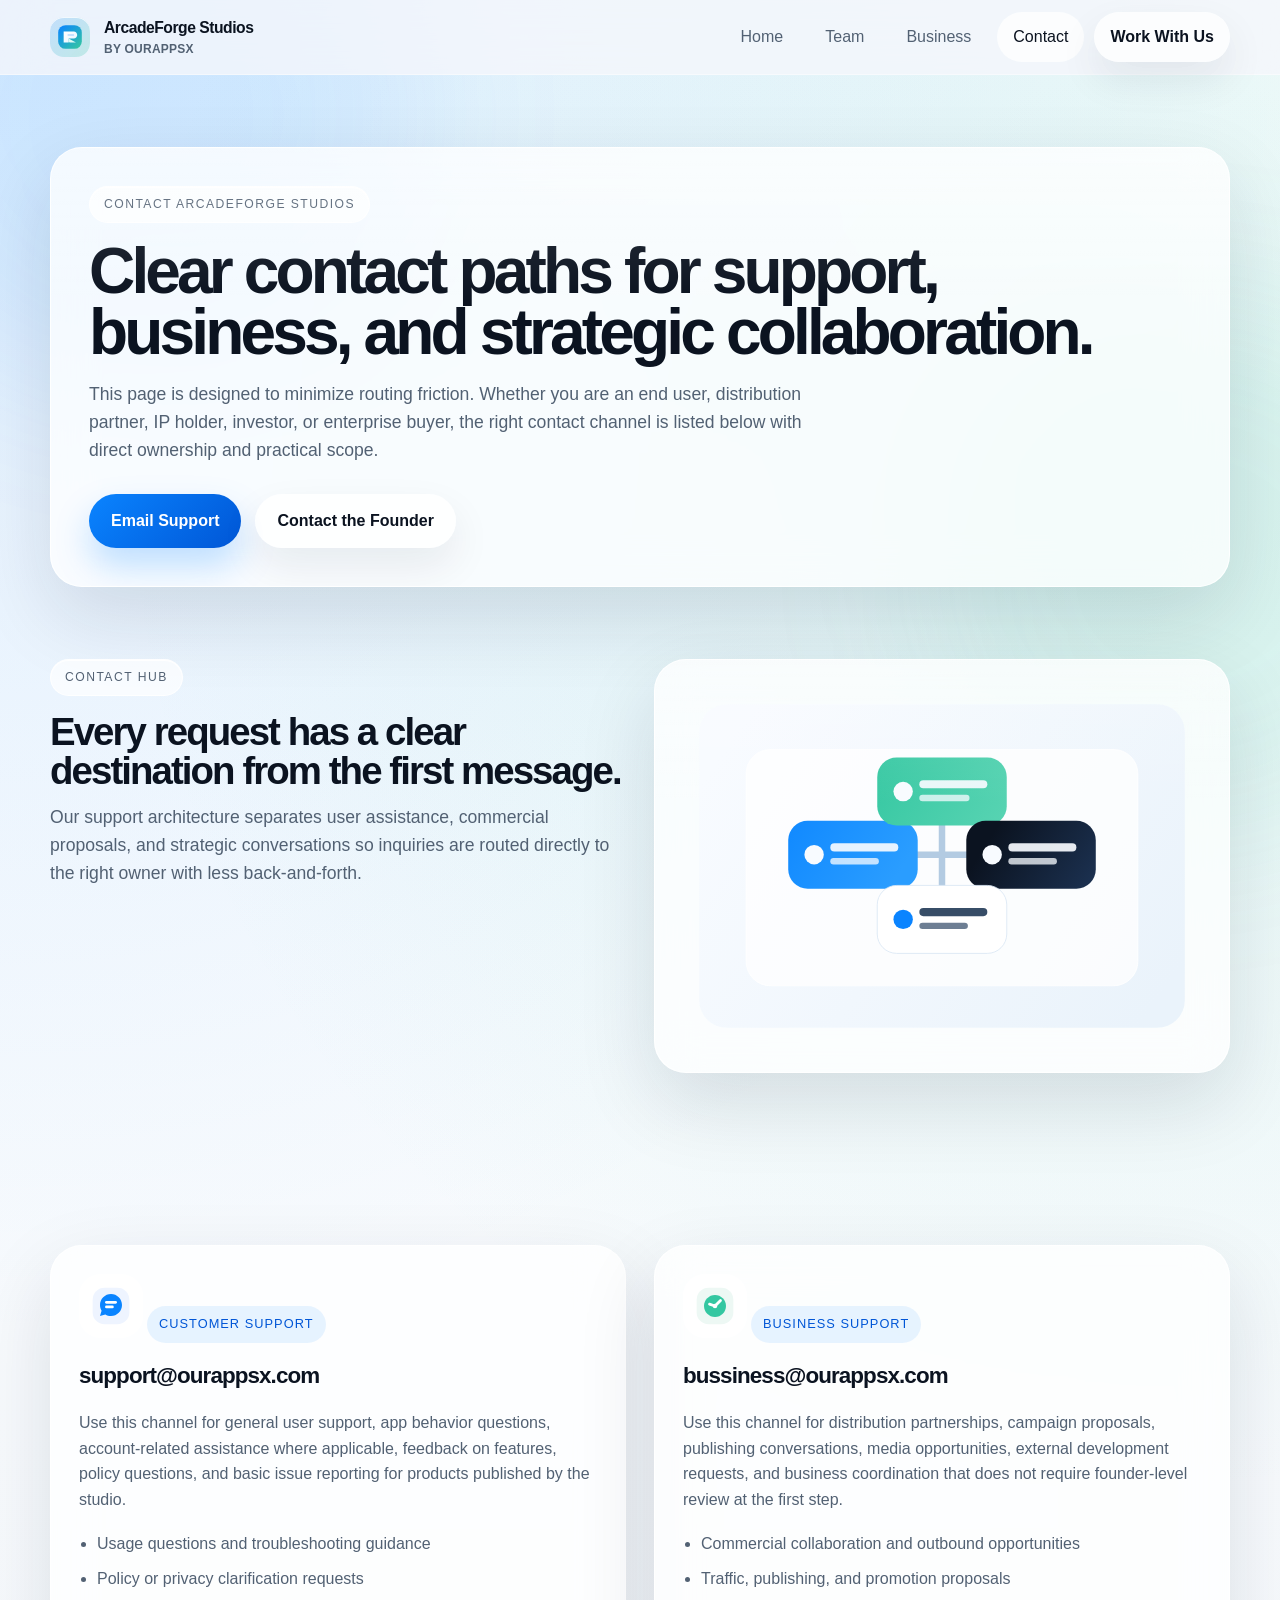
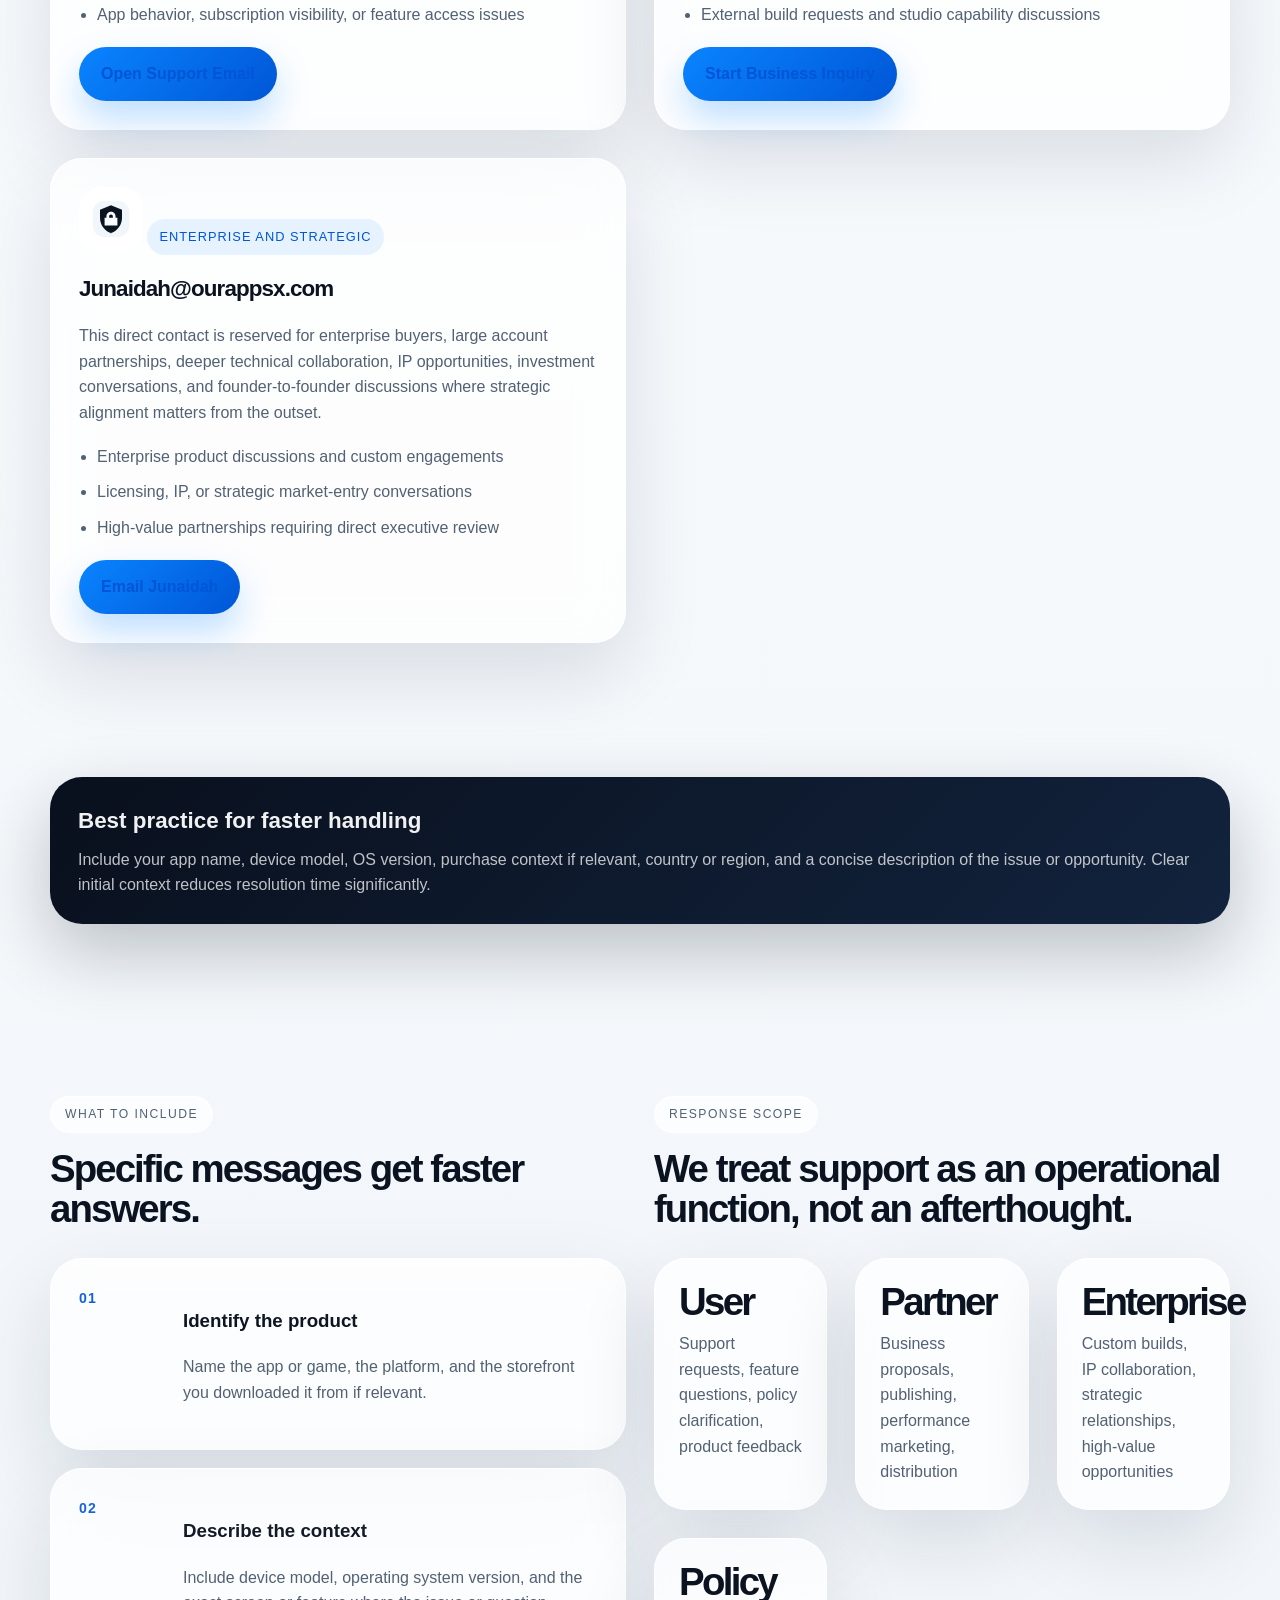
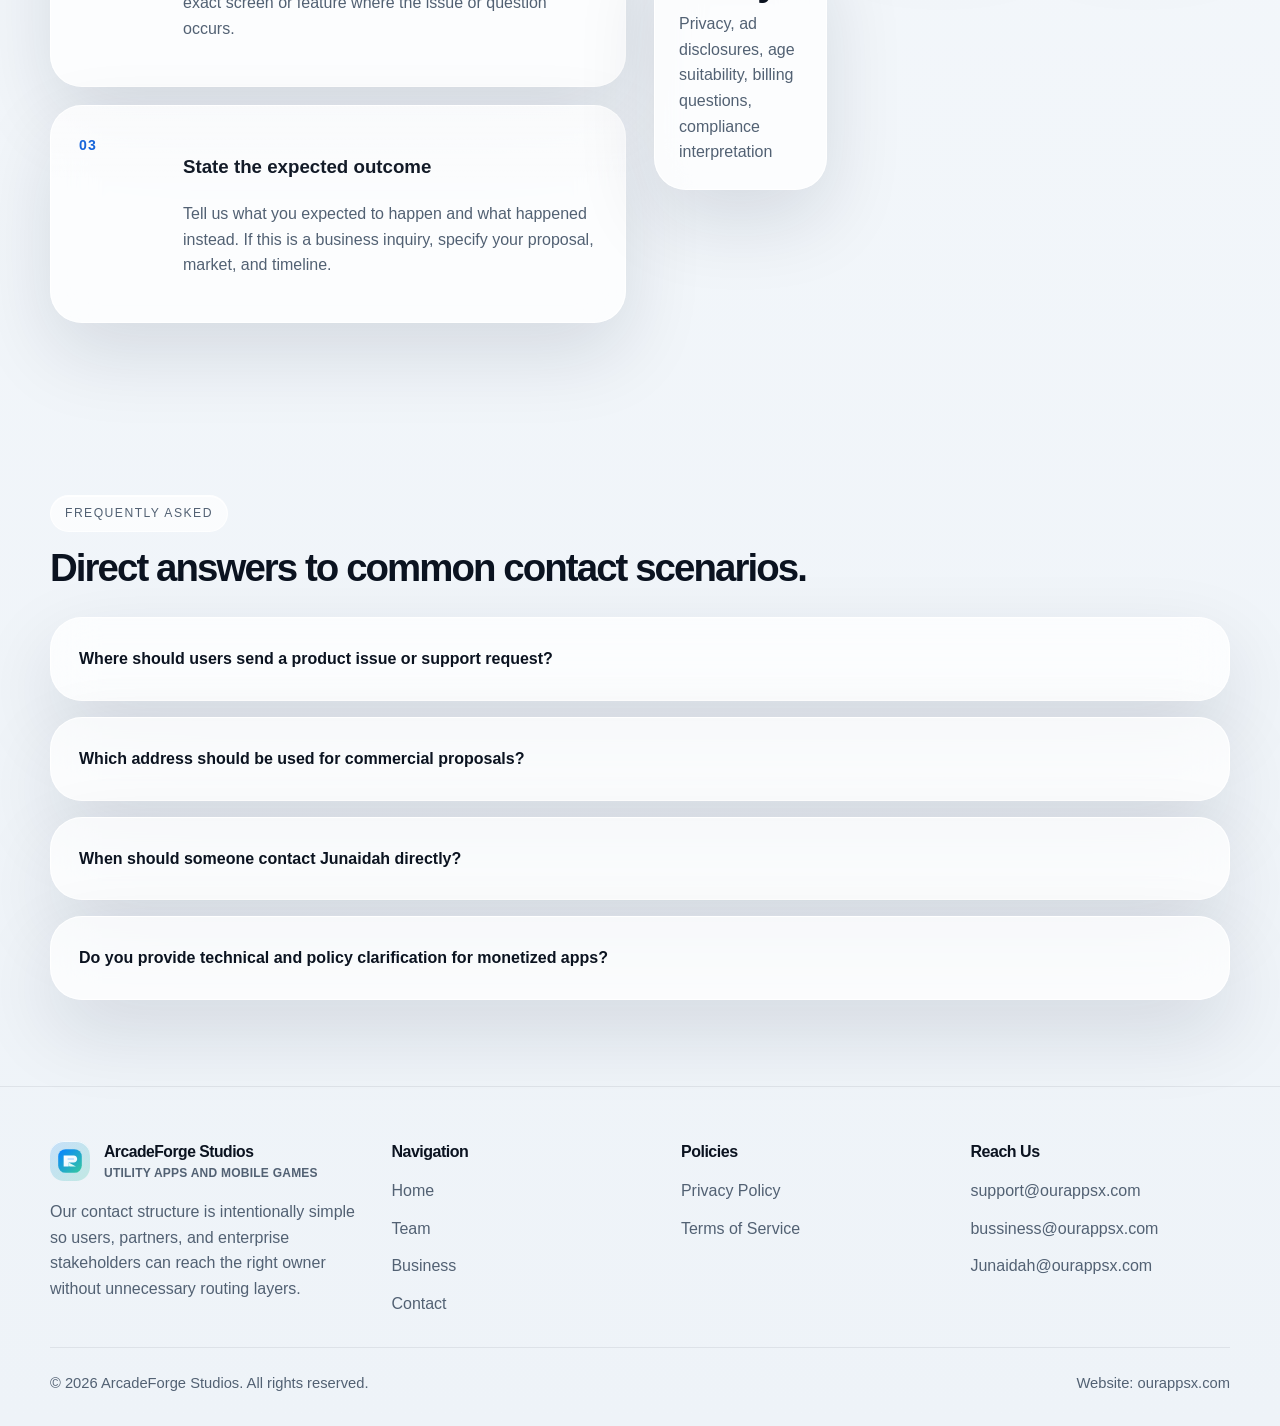
<file: contact.html>
<!DOCTYPE html>
<html lang="en">
<head>
  <meta charset="UTF-8">
  <meta http-equiv="X-UA-Compatible" content="IE=edge">
  <meta name="viewport" content="width=device-width, initial-scale=1.0">
  <title>Contact ArcadeForge Studios | Support, Business, and Enterprise Inquiries</title>
  <meta name="description" content="Contact ArcadeForge Studios for customer support, business partnerships, enterprise discussions, or iOS product collaboration. Support and decision-maker channels are clearly separated.">
  <meta name="keywords" content="ArcadeForge contact, OurAppsX support, iOS app support, business inquiry, enterprise inquiry">
  <meta name="robots" content="index, follow, max-image-preview:large, max-snippet:-1, max-video-preview:-1">
  <link rel="canonical" href="https://ourappsx.com/contact.html">
  <meta property="og:type" content="website">
  <meta property="og:title" content="Contact ArcadeForge Studios">
  <meta property="og:description" content="Reach customer support, business support, or enterprise contact directly.">
  <meta property="og:url" content="https://ourappsx.com/contact.html">
  <meta property="og:image" content="https://ourappsx.com/assets/svg/og-contact.svg">
  <meta name="twitter:card" content="summary_large_image">
  <meta name="twitter:title" content="Contact ArcadeForge Studios">
  <meta name="twitter:description" content="Support, business, and enterprise contact channels with clear routing.">
  <meta name="twitter:image" content="https://ourappsx.com/assets/svg/og-contact.svg">
  <link rel="icon" type="image/svg+xml" href="assets/svg/favicon.svg">
  <link rel="alternate icon" type="image/svg+xml" href="assets/svg/favicon-mono.svg">
  <link rel="mask-icon" href="assets/svg/pinned-tab.svg" color="#0A84FF">
  <link rel="stylesheet" href="assets/css/main.css">
  <script type="application/ld+json">
  {
    "@context": "https://schema.org",
    "@graph": [
      {
        "@type": "ContactPage",
        "name": "Contact ArcadeForge Studios",
        "url": "https://ourappsx.com/contact.html",
        "description": "Official contact page for ArcadeForge Studios and OurAppsX."
      },
      {
        "@type": "Organization",
        "name": "ArcadeForge Studios",
        "url": "https://ourappsx.com/",
        "contactPoint": [
          {
            "@type": "ContactPoint",
            "contactType": "customer support",
            "email": "support@ourappsx.com",
            "availableLanguage": "English"
          },
          {
            "@type": "ContactPoint",
            "contactType": "business support",
            "email": "bussiness@ourappsx.com",
            "availableLanguage": "English"
          },
          {
            "@type": "ContactPoint",
            "contactType": "enterprise and strategic partnerships",
            "email": "Junaidah@ourappsx.com",
            "availableLanguage": "English"
          }
        ]
      },
      {
        "@type": "BreadcrumbList",
        "itemListElement": [
          {"@type": "ListItem", "position": 1, "name": "Home", "item": "https://ourappsx.com/"},
          {"@type": "ListItem", "position": 2, "name": "Contact", "item": "https://ourappsx.com/contact.html"}
        ]
      }
    ]
  }
  </script>
</head>
<body>
  <div class="site-shell">
    <a class="skip-link" href="#main-content">Skip to content</a>
    <header class="site-header">
      <div class="container navbar">
        <a class="brand" href="index.html" aria-label="ArcadeForge Studios home">
          <span class="brand-mark">
            <img src="assets/svg/logo-mark.svg" alt="ArcadeForge Studios logo" width="28" height="28">
          </span>
          <span class="brand-label">
            <strong>ArcadeForge Studios</strong>
            <span>By OurAppsX</span>
          </span>
        </a>
        <nav class="nav-links" aria-label="Primary">
          <a data-nav href="index.html">Home</a>
          <a data-nav href="about.html">Team</a>
          <a data-nav href="services.html">Business</a>
          <a data-nav href="contact.html">Contact</a>
          <a class="cta-link secondary" href="contact.html">Work With Us</a>
        </nav>
      </div>
    </header>

    <main id="main-content">
      <section class="page-hero">
        <div class="container">
          <div class="glass-panel reveal">
            <span class="eyebrow">Contact ArcadeForge Studios</span>
            <h1>Clear contact paths for support, business, and strategic collaboration.</h1>
            <p>This page is designed to minimize routing friction. Whether you are an end user, distribution partner, IP holder, investor, or enterprise buyer, the right contact channel is listed below with direct ownership and practical scope.</p>
            <div class="hero-actions">
              <a class="cta-link" href="mailto:support@ourappsx.com">Email Support</a>
              <a class="cta-link secondary" href="mailto:Junaidah@ourappsx.com">Contact the Founder</a>
            </div>
          </div>
        </div>
      </section>

      <section class="section compact">
        <div class="container split-grid">
          <div class="reveal">
            <div class="section-heading">
              <span class="eyebrow">Contact Hub</span>
              <h2>Every request has a clear destination from the first message.</h2>
              <p>Our support architecture separates user assistance, commercial proposals, and strategic conversations so inquiries are routed directly to the right owner with less back-and-forth.</p>
            </div>
          </div>
          <div class="glass-panel reveal">
            <img src="assets/svg/illus-contact-hub.svg" alt="App Store style contact routing illustration">
          </div>
        </div>
      </section>

      <section class="section">
        <div class="container contact-grid">
          <article class="contact-card reveal">
            <span class="icon-badge"><img src="assets/svg/icon-support.svg" alt="Support icon" width="44" height="44"></span>
            <span class="tag">Customer Support</span>
            <strong>support@ourappsx.com</strong>
            <p>Use this channel for general user support, app behavior questions, account-related assistance where applicable, feedback on features, policy questions, and basic issue reporting for products published by the studio.</p>
            <ul class="list">
              <li>Usage questions and troubleshooting guidance</li>
              <li>Policy or privacy clarification requests</li>
              <li>App behavior, subscription visibility, or feature access issues</li>
            </ul>
            <div class="contact-actions">
              <a class="cta-link" href="mailto:support@ourappsx.com">Open Support Email</a>
            </div>
          </article>
          <article class="contact-card reveal">
            <span class="icon-badge"><img src="assets/svg/icon-performance.svg" alt="Business icon" width="44" height="44"></span>
            <span class="tag">Business Support</span>
            <strong>bussiness@ourappsx.com</strong>
            <p>Use this channel for distribution partnerships, campaign proposals, publishing conversations, media opportunities, external development requests, and business coordination that does not require founder-level review at the first step.</p>
            <ul class="list">
              <li>Commercial collaboration and outbound opportunities</li>
              <li>Traffic, publishing, and promotion proposals</li>
              <li>External build requests and studio capability discussions</li>
            </ul>
            <div class="contact-actions">
              <a class="cta-link" href="mailto:bussiness@ourappsx.com">Start Business Inquiry</a>
            </div>
          </article>
          <article class="contact-card reveal">
            <span class="icon-badge"><img src="assets/svg/icon-privacy.svg" alt="Strategic contact icon" width="44" height="44"></span>
            <span class="tag">Enterprise and Strategic</span>
            <strong>Junaidah@ourappsx.com</strong>
            <p>This direct contact is reserved for enterprise buyers, large account partnerships, deeper technical collaboration, IP opportunities, investment conversations, and founder-to-founder discussions where strategic alignment matters from the outset.</p>
            <ul class="list">
              <li>Enterprise product discussions and custom engagements</li>
              <li>Licensing, IP, or strategic market-entry conversations</li>
              <li>High-value partnerships requiring direct executive review</li>
            </ul>
            <div class="contact-actions">
              <a class="cta-link" href="mailto:Junaidah@ourappsx.com">Email Junaidah</a>
            </div>
          </article>
        </div>
      </section>

      <section class="section compact">
        <div class="container">
          <div class="band reveal">
            <strong>Best practice for faster handling</strong>
            <span>Include your app name, device model, OS version, purchase context if relevant, country or region, and a concise description of the issue or opportunity. Clear initial context reduces resolution time significantly.</span>
          </div>
        </div>
      </section>

      <section class="section">
        <div class="container split-grid">
          <div class="reveal">
            <div class="section-heading">
              <span class="eyebrow">What to Include</span>
              <h2>Specific messages get faster answers.</h2>
            </div>
            <div class="timeline">
              <article class="timeline-item glass-panel">
                <div class="timeline-year">01</div>
                <div>
                  <h3>Identify the product</h3>
                  <p>Name the app or game, the platform, and the storefront you downloaded it from if relevant.</p>
                </div>
              </article>
              <article class="timeline-item glass-panel">
                <div class="timeline-year">02</div>
                <div>
                  <h3>Describe the context</h3>
                  <p>Include device model, operating system version, and the exact screen or feature where the issue or question occurs.</p>
                </div>
              </article>
              <article class="timeline-item glass-panel">
                <div class="timeline-year">03</div>
                <div>
                  <h3>State the expected outcome</h3>
                  <p>Tell us what you expected to happen and what happened instead. If this is a business inquiry, specify your proposal, market, and timeline.</p>
                </div>
              </article>
            </div>
          </div>
          <div class="reveal">
            <div class="section-heading">
              <span class="eyebrow">Response Scope</span>
              <h2>We treat support as an operational function, not an afterthought.</h2>
            </div>
            <div class="card-grid">
              <article class="data-card reveal">
                <strong>User</strong>
                <span>Support requests, feature questions, policy clarification, product feedback</span>
              </article>
              <article class="data-card reveal">
                <strong>Partner</strong>
                <span>Business proposals, publishing, performance marketing, distribution</span>
              </article>
              <article class="data-card reveal">
                <strong>Enterprise</strong>
                <span>Custom builds, IP collaboration, strategic relationships, high-value opportunities</span>
              </article>
              <article class="data-card reveal">
                <strong>Policy</strong>
                <span>Privacy, ad disclosures, age suitability, billing questions, compliance interpretation</span>
              </article>
            </div>
          </div>
        </div>
      </section>

      <section class="section">
        <div class="container">
          <div class="section-heading reveal">
            <span class="eyebrow">Frequently Asked</span>
            <h2>Direct answers to common contact scenarios.</h2>
          </div>
          <div class="faq-list">
            <details class="faq-item reveal">
              <summary>Where should users send a product issue or support request?</summary>
              <div class="answer">
                <p>General support and user-facing product issues should be sent to support@ourappsx.com. That includes troubleshooting, policy questions, feature feedback, and non-enterprise billing context where app marketplace records are involved.</p>
              </div>
            </details>
            <details class="faq-item reveal">
              <summary>Which address should be used for commercial proposals?</summary>
              <div class="answer">
                <p>Commercial proposals should be sent to bussiness@ourappsx.com unless the matter is explicitly strategic, founder-level, or enterprise-scale from the outset.</p>
              </div>
            </details>
            <details class="faq-item reveal">
              <summary>When should someone contact Junaidah directly?</summary>
              <div class="answer">
                <p>Large account discussions, strategic alliances, custom studio engagements, IP opportunities, or decision-critical commercial proposals should be directed to Junaidah@ourappsx.com.</p>
              </div>
            </details>
            <details class="faq-item reveal">
              <summary>Do you provide technical and policy clarification for monetized apps?</summary>
              <div class="answer">
                <p>Yes. The studio can address questions about product monetization models, official app marketplace payments, privacy handling, age-appropriate ad treatment, and the operational reasoning reflected in the published Privacy Policy and Terms of Service.</p>
              </div>
            </details>
          </div>
        </div>
      </section>
    </main>

    <footer class="site-footer">
      <div class="container">
        <div class="footer-grid">
          <div>
            <a class="brand" href="index.html" aria-label="ArcadeForge Studios home">
              <span class="brand-mark">
                <img src="assets/svg/logo-mark.svg" alt="ArcadeForge Studios logo" width="28" height="28">
              </span>
              <span class="brand-label">
                <strong>ArcadeForge Studios</strong>
                <span>Utility Apps and Mobile Games</span>
              </span>
            </a>
            <p class="footer-copy">Our contact structure is intentionally simple so users, partners, and enterprise stakeholders can reach the right owner without unnecessary routing layers.</p>
          </div>
          <div>
            <h3 class="footer-title">Navigation</h3>
            <div class="footer-links">
              <a href="index.html">Home</a>
              <a href="about.html">Team</a>
              <a href="services.html">Business</a>
              <a href="contact.html">Contact</a>
            </div>
          </div>
          <div>
            <h3 class="footer-title">Policies</h3>
            <div class="footer-links">
              <a href="privacy.html">Privacy Policy</a>
              <a href="terms.html">Terms of Service</a>
            </div>
          </div>
          <div>
            <h3 class="footer-title">Reach Us</h3>
            <div class="footer-links">
              <a href="mailto:support@ourappsx.com">support@ourappsx.com</a>
              <a href="mailto:bussiness@ourappsx.com">bussiness@ourappsx.com</a>
              <a href="mailto:Junaidah@ourappsx.com">Junaidah@ourappsx.com</a>
            </div>
          </div>
        </div>
        <div class="footer-meta">
          <span>© 2026 ArcadeForge Studios. All rights reserved.</span>
          <span>Website: ourappsx.com</span>
        </div>
      </div>
    </footer>
  </div>
  <script src="assets/js/site.js" defer></script>
</body>
</html>
</file>
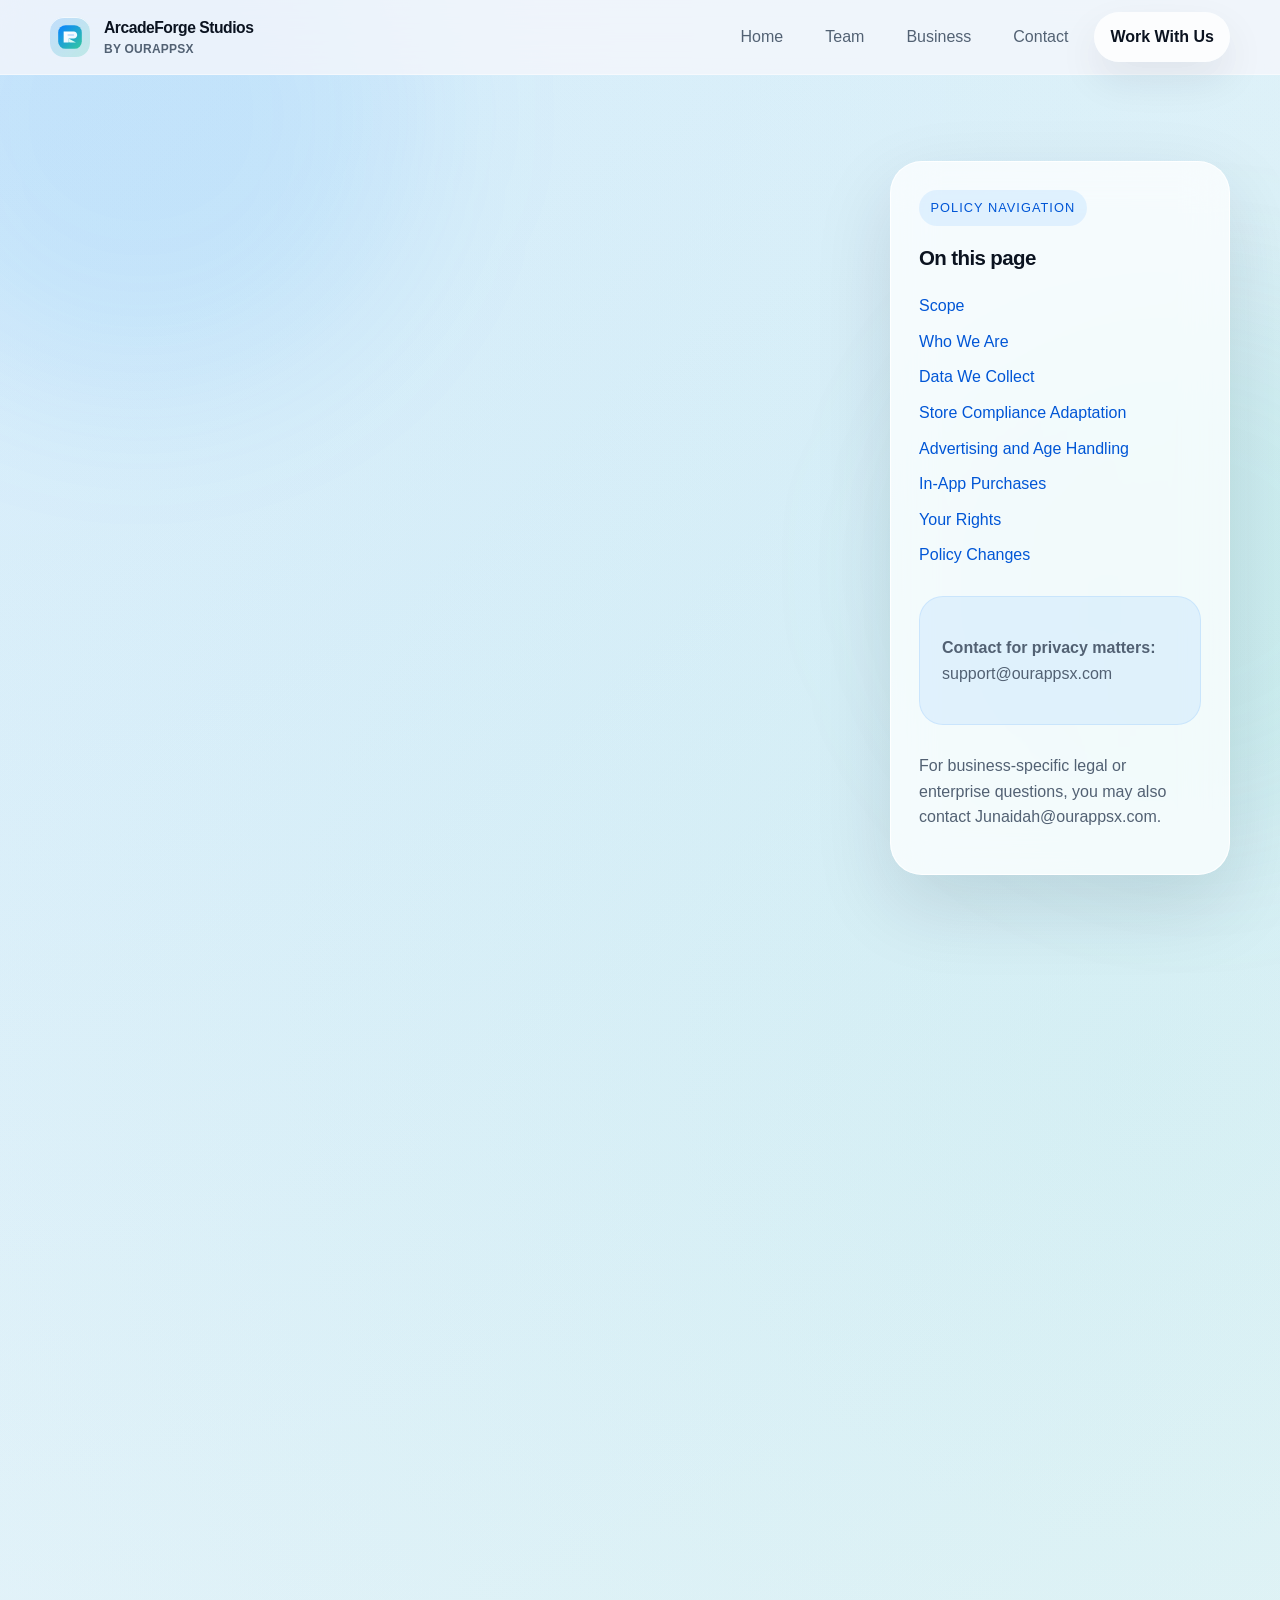
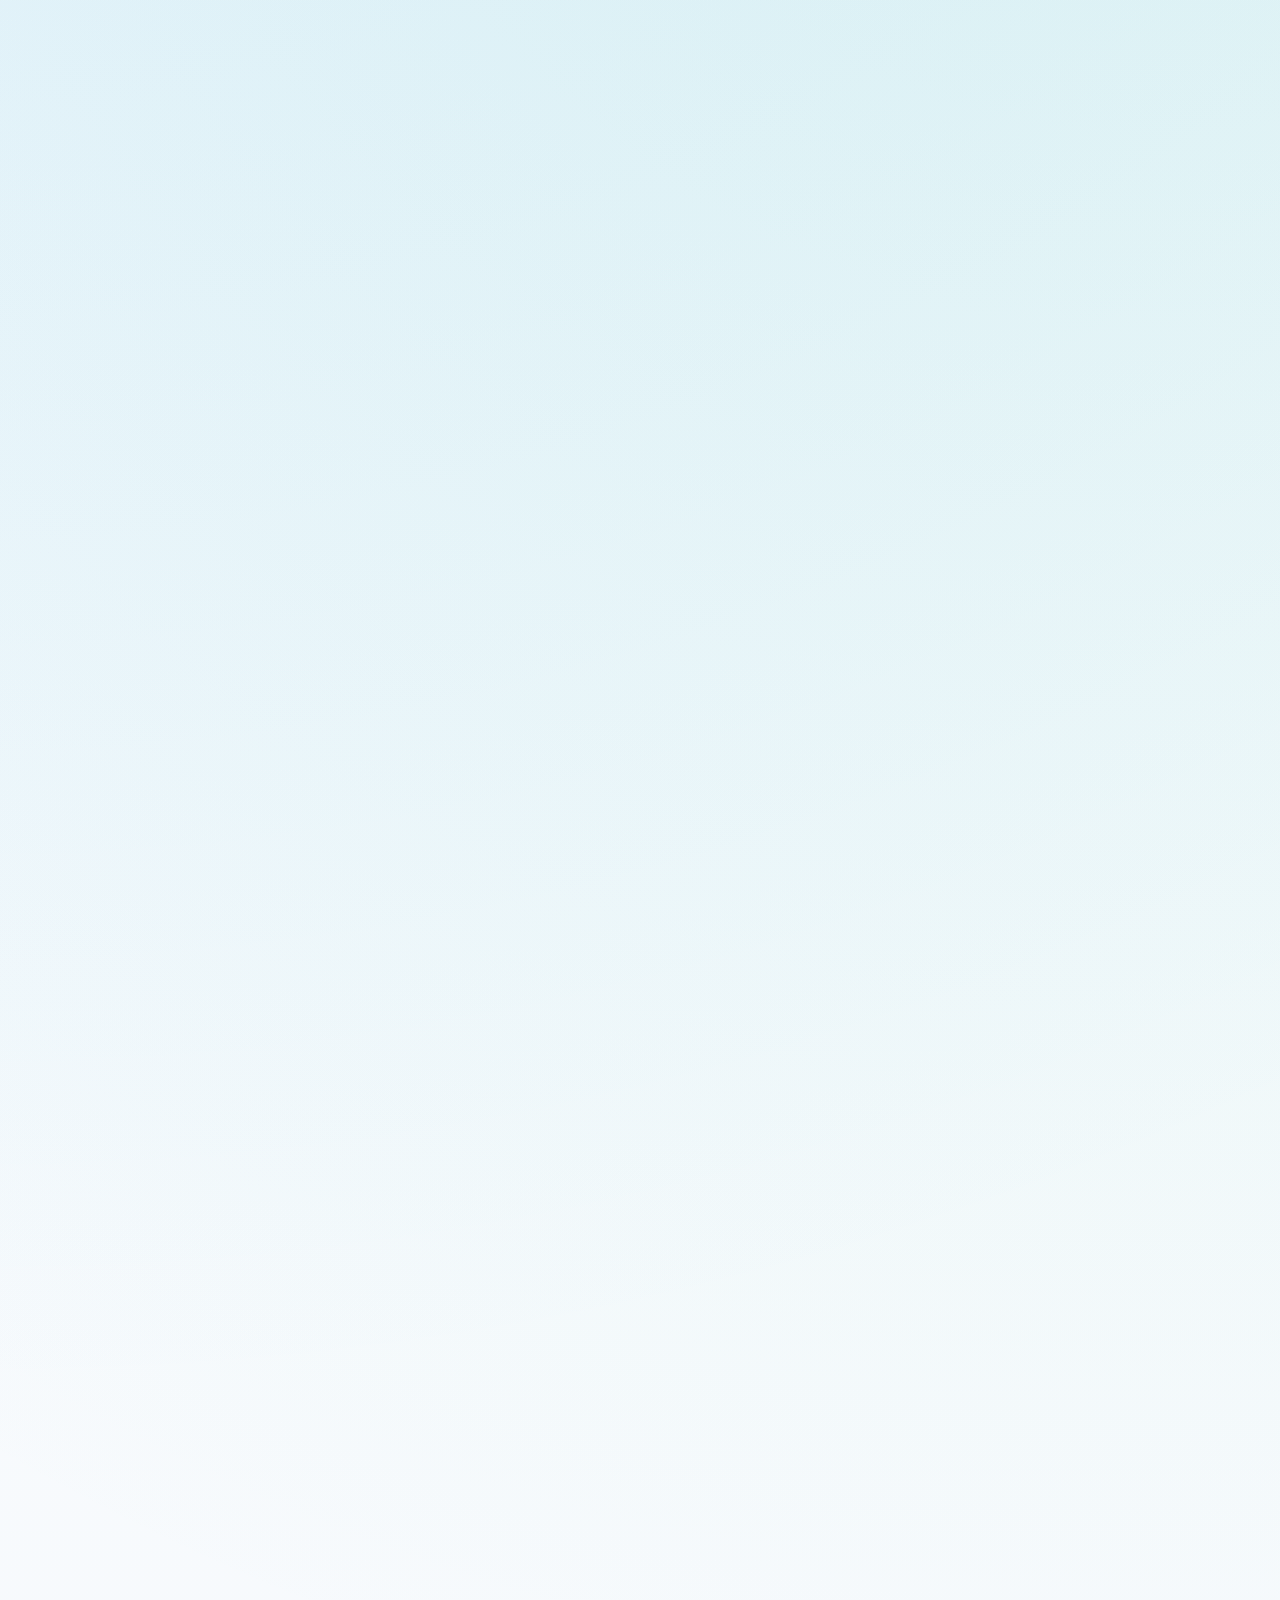
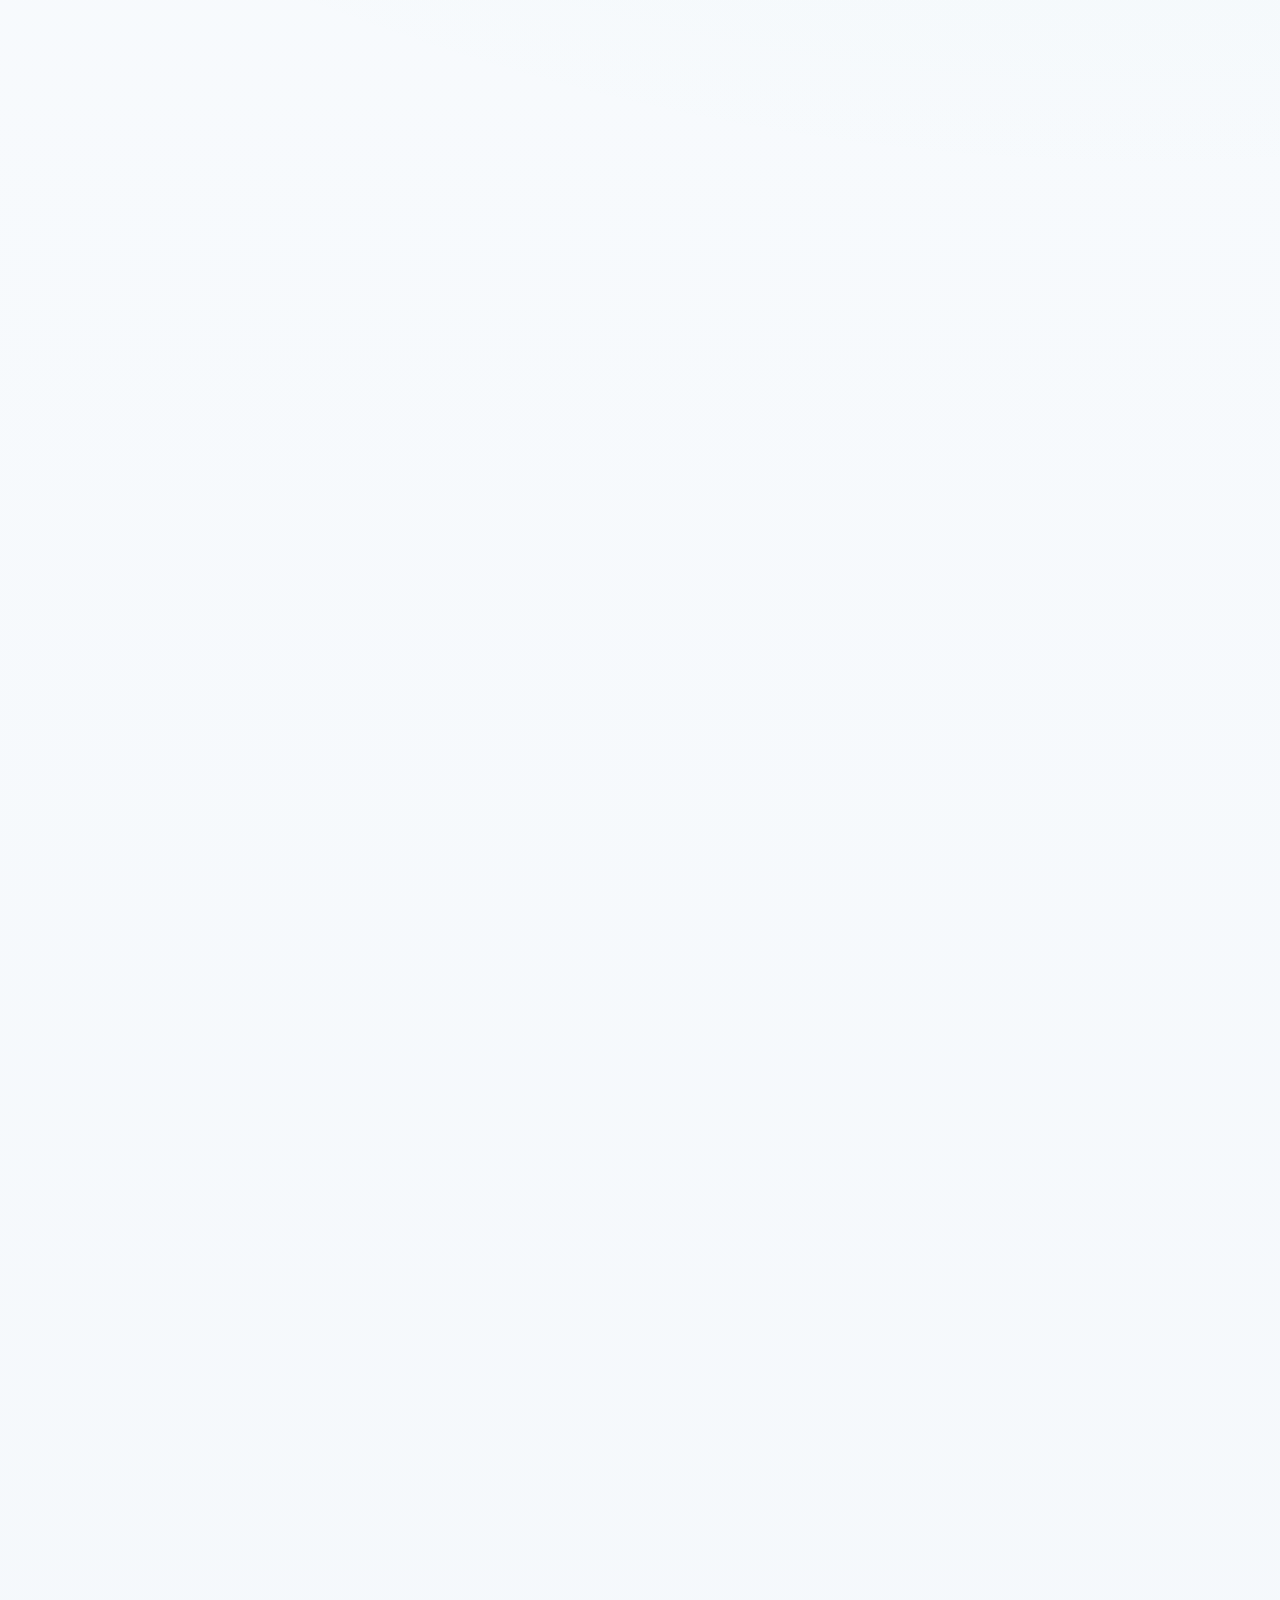
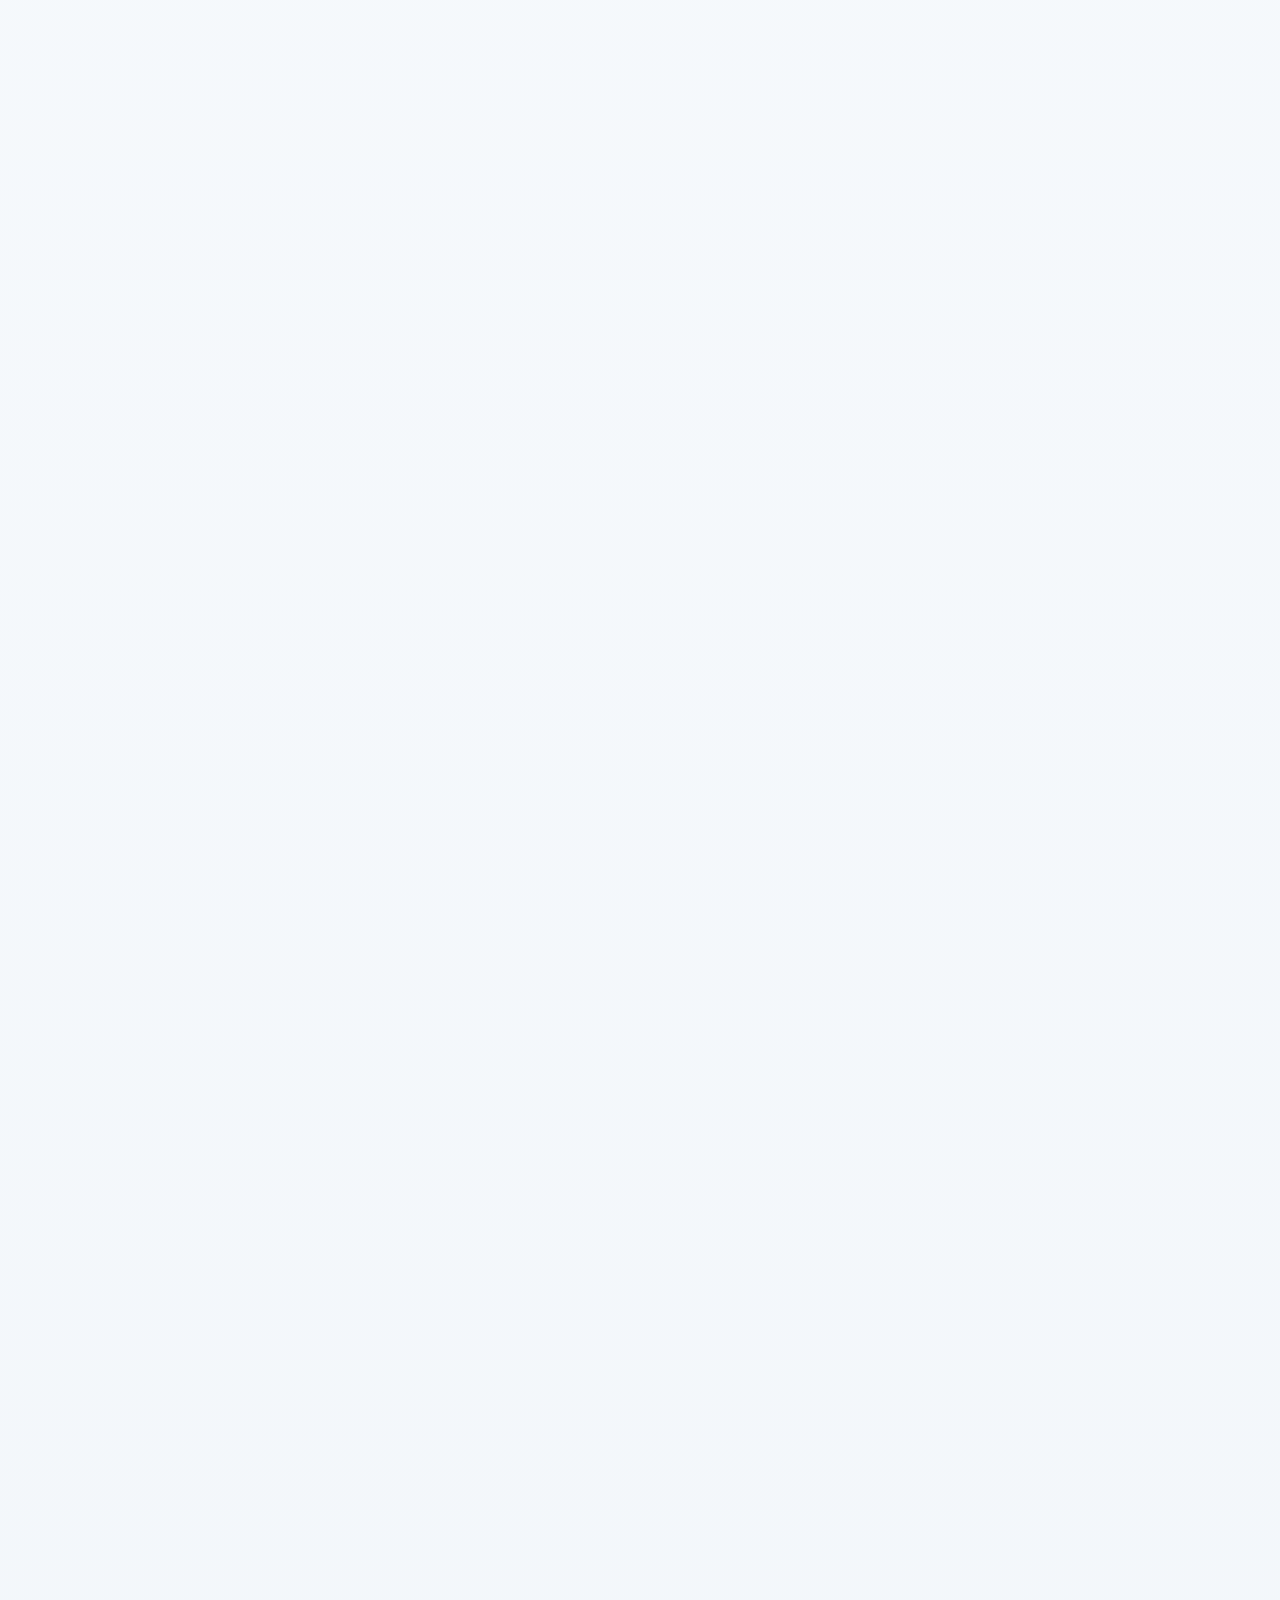
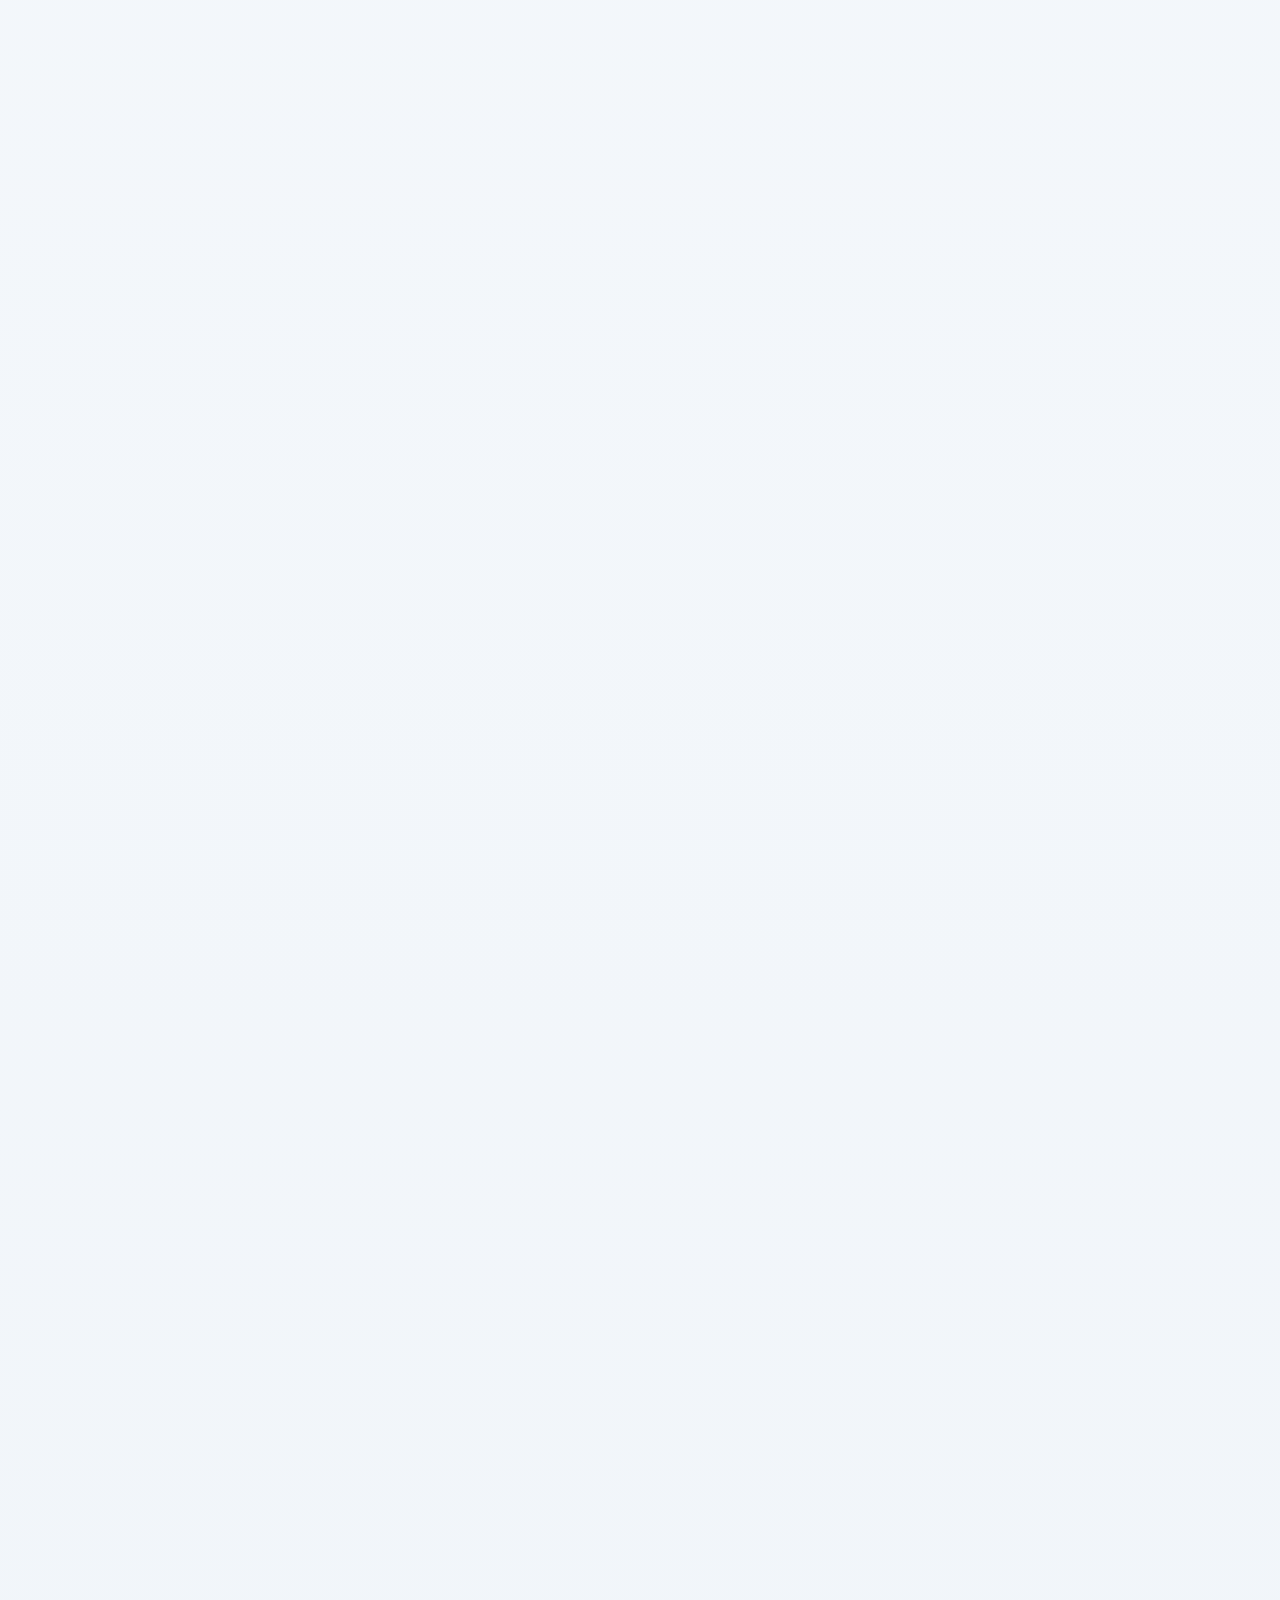
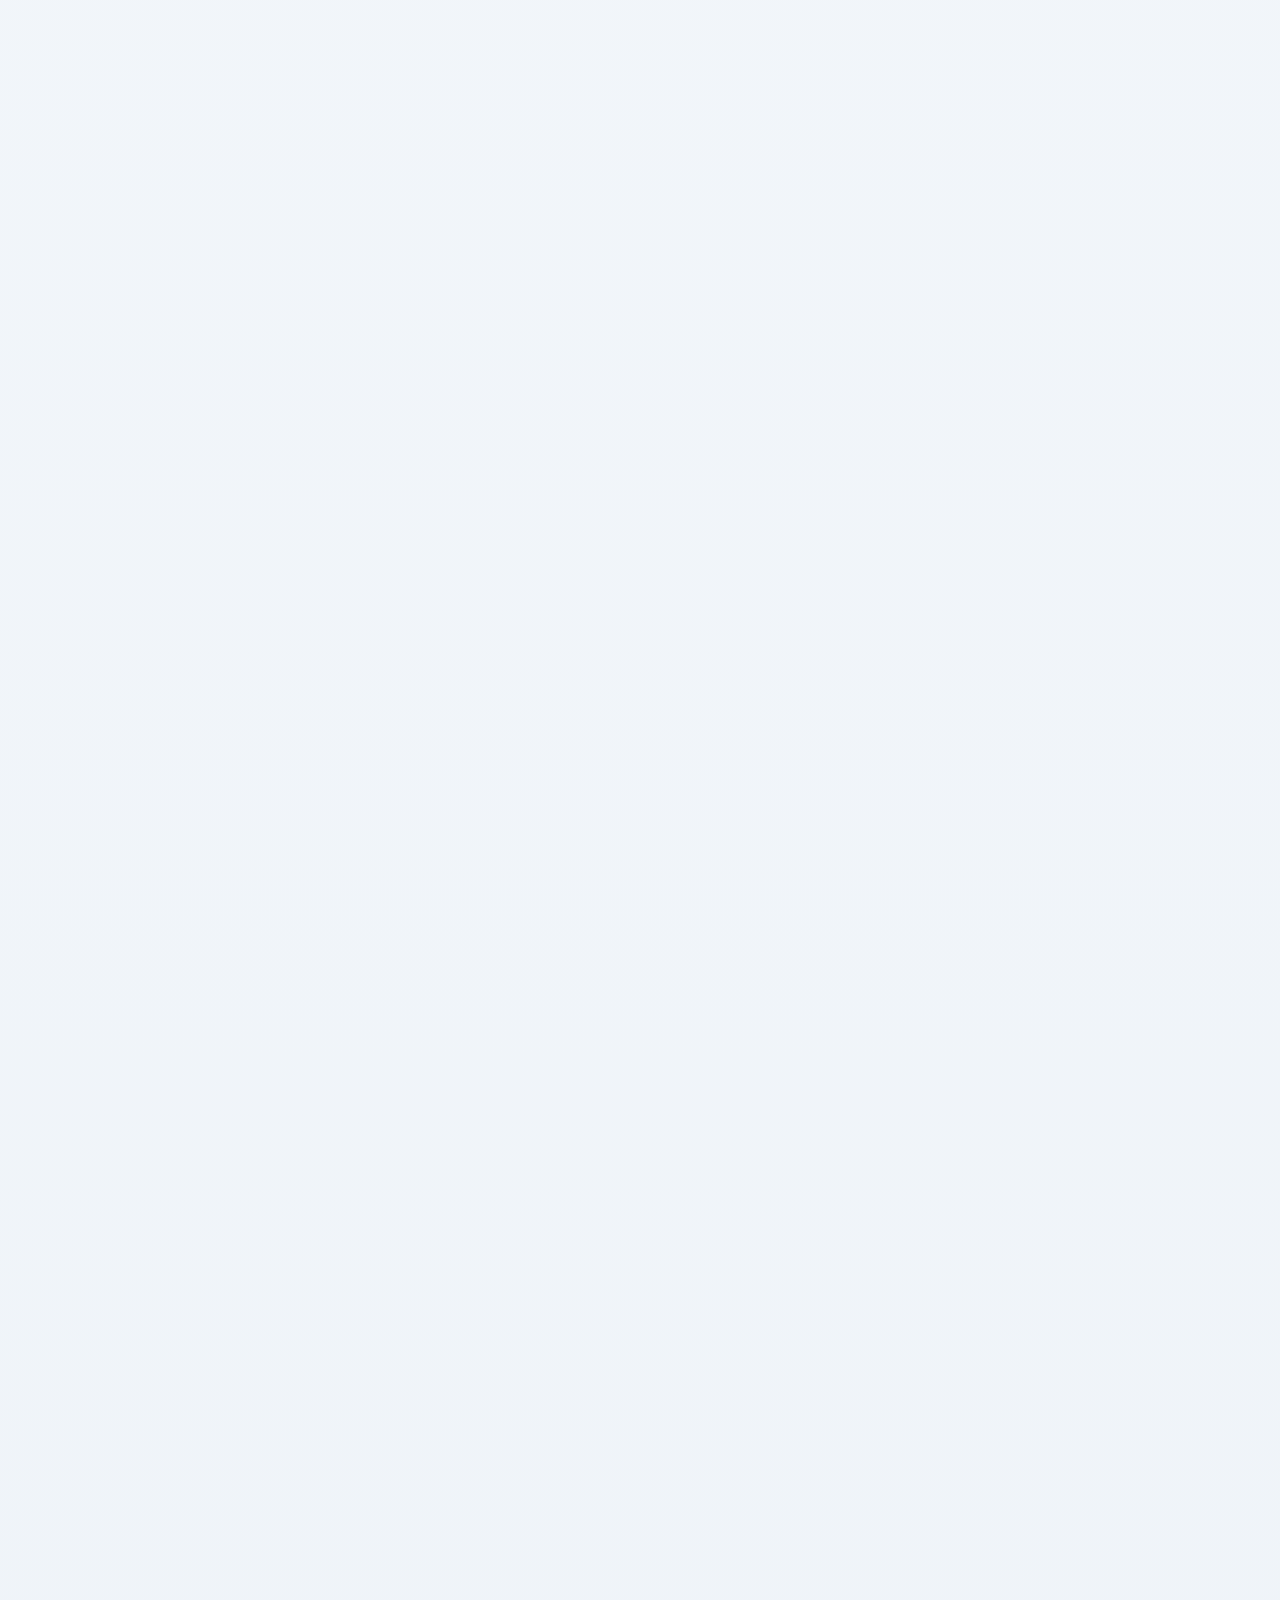
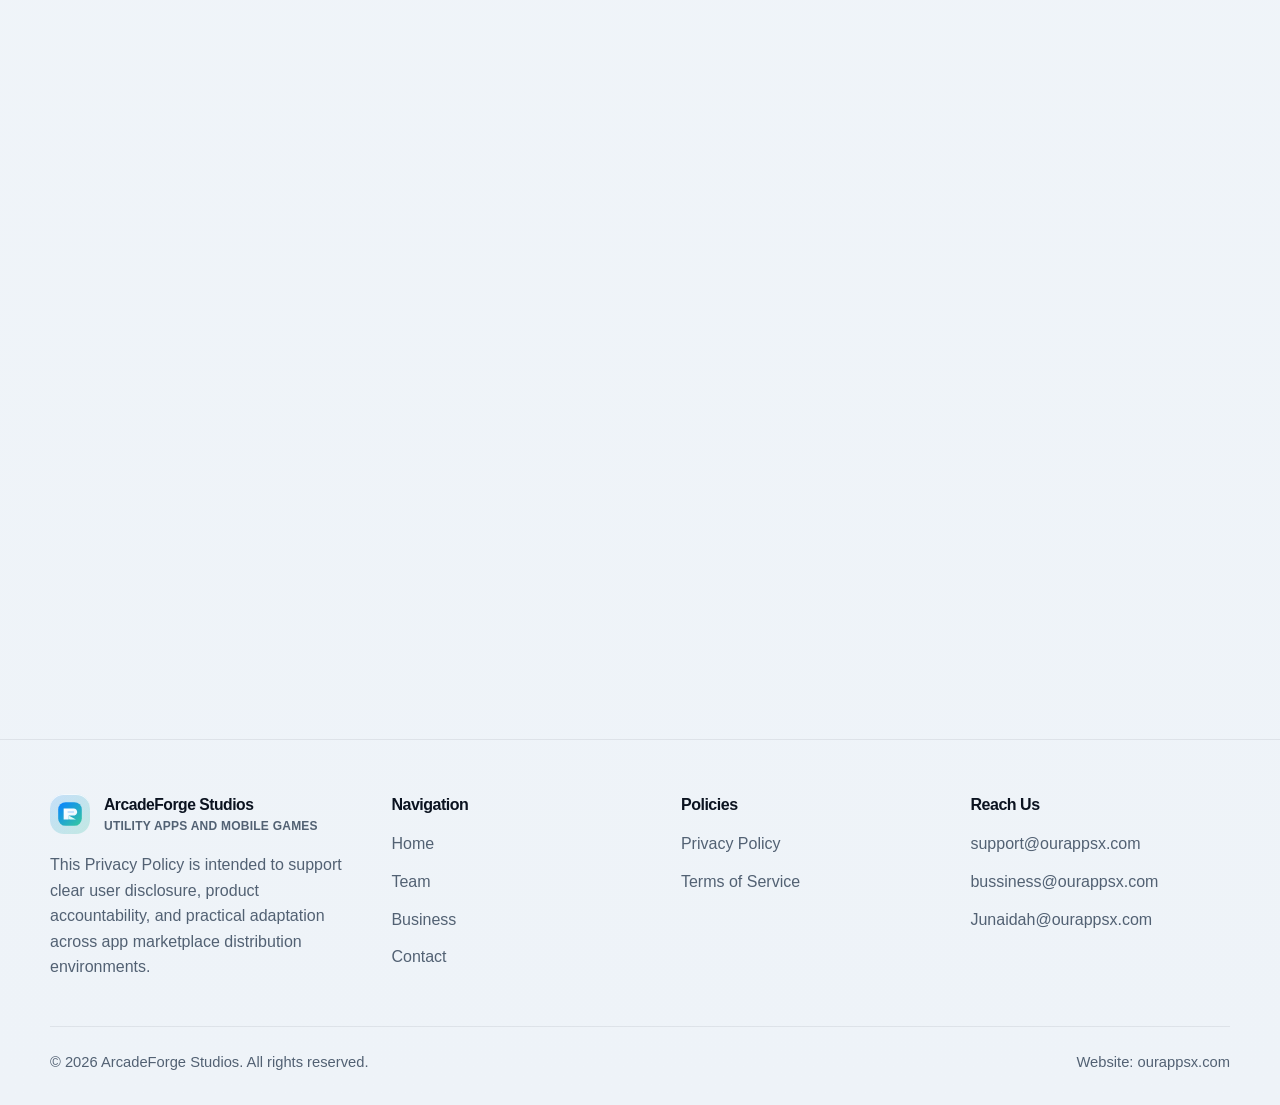
<file: privacy.html>
<!DOCTYPE html>
<html lang="en">
<head>
  <meta charset="UTF-8">
  <meta http-equiv="X-UA-Compatible" content="IE=edge">
  <meta name="viewport" content="width=device-width, initial-scale=1.0">
  <title>Privacy Policy | ArcadeForge Studios</title>
  <meta name="description" content="Detailed ArcadeForge Studios Privacy Policy covering website operations, mobile applications, ad monetization, age handling, App Store and Google Play compliance adaptation, and official in-app purchase payment channels.">
  <meta name="keywords" content="privacy policy, ArcadeForge Studios privacy, OurAppsX privacy, App Store privacy, Google Play privacy, ad privacy, IAP policy">
  <meta name="robots" content="index, follow, max-image-preview:large, max-snippet:-1, max-video-preview:-1">
  <link rel="canonical" href="https://ourappsx.com/privacy.html">
  <meta property="og:type" content="article">
  <meta property="og:title" content="Privacy Policy | ArcadeForge Studios">
  <meta property="og:description" content="Comprehensive privacy disclosure for website and app operations, advertising, consent, children, and store billing flows.">
  <meta property="og:url" content="https://ourappsx.com/privacy.html">
  <meta property="og:image" content="https://ourappsx.com/assets/svg/og-card.svg">
  <meta name="twitter:card" content="summary_large_image">
  <meta name="twitter:image" content="https://ourappsx.com/assets/svg/og-card.svg">
  <link rel="icon" type="image/svg+xml" href="assets/svg/favicon.svg">
  <link rel="alternate icon" type="image/svg+xml" href="assets/svg/favicon-mono.svg">
  <link rel="mask-icon" href="assets/svg/pinned-tab.svg" color="#0A84FF">
  <link rel="stylesheet" href="assets/css/main.css">
  <script type="application/ld+json">
  {
    "@context": "https://schema.org",
    "@graph": [
      {
        "@type": "WebPage",
        "name": "Privacy Policy",
        "url": "https://ourappsx.com/privacy.html",
        "description": "Privacy Policy for ArcadeForge Studios and OurAppsX."
      },
      {
        "@type": "BreadcrumbList",
        "itemListElement": [
          {"@type": "ListItem", "position": 1, "name": "Home", "item": "https://ourappsx.com/"},
          {"@type": "ListItem", "position": 2, "name": "Privacy Policy", "item": "https://ourappsx.com/privacy.html"}
        ]
      }
    ]
  }
  </script>
</head>
<body>
  <div class="site-shell">
    <a class="skip-link" href="#main-content">Skip to content</a>
    <header class="site-header">
      <div class="container navbar">
        <a class="brand" href="index.html" aria-label="ArcadeForge Studios home">
          <span class="brand-mark">
            <img src="assets/svg/logo-mark.svg" alt="ArcadeForge Studios logo" width="28" height="28">
          </span>
          <span class="brand-label">
            <strong>ArcadeForge Studios</strong>
            <span>By OurAppsX</span>
          </span>
        </a>
        <nav class="nav-links" aria-label="Primary">
          <a data-nav href="index.html">Home</a>
          <a data-nav href="about.html">Team</a>
          <a data-nav href="services.html">Business</a>
          <a data-nav href="contact.html">Contact</a>
          <a class="cta-link secondary" href="contact.html">Work With Us</a>
        </nav>
      </div>
    </header>

    <main id="main-content" class="section">
      <div class="container policy-grid">
        <article class="policy-rich glass-panel reveal">
          <span class="eyebrow">Privacy Policy</span>
          <h2>Privacy Policy for ArcadeForge Studios and OurAppsX</h2>
          <p><strong>Effective date:</strong> April 3, 2026</p>
          <p>This Privacy Policy explains how ArcadeForge Studios, operating through OurAppsX, collects, uses, stores, shares, and protects information when you visit our website, contact us, or use any mobile application, game, tool, or related digital service that links to this Policy. It is written to support practical marketplace compliance across Apple App Store and Google Play distribution environments, while also providing a clear explanation of our operational approach to advertising, age handling, analytics, support, billing, and user rights.</p>
          <div class="notice-box">
            <p>This Privacy Policy is intended to be detailed and operational rather than symbolic. It is designed to help users, reviewers, platform partners, and commercial stakeholders understand not only what information may be processed, but also why that processing occurs, how monetized products are governed, and what controls exist to reduce unnecessary data use.</p>
          </div>

          <h3 id="scope">1. Scope of this Policy</h3>
          <p>This Policy applies to the following categories of activity:</p>
          <ul>
            <li>Visits to our public-facing website located at ourappsx.com and associated pages.</li>
            <li>Direct communications sent to support@ourappsx.com, bussiness@ourappsx.com, Junaidah@ourappsx.com, or any other official ArcadeForge Studios communication channel.</li>
            <li>Use of iOS, iPadOS, Android, or other software products published by ArcadeForge Studios or distributed under the OurAppsX identity, where the product links to this Policy.</li>
            <li>Use of applications or games that contain advertising, in-app purchases, analytics, crash reporting, account-light service features, content synchronization, or customer support modules.</li>
          </ul>
          <p>This Policy does not apply to third-party websites, third-party app stores, payment processors operated by platform owners, advertising partner properties, or services that are not controlled by ArcadeForge Studios, even if our products link to them or embed their SDKs. Those services have their own privacy terms and operational controls.</p>

          <h3 id="roles">2. Who we are and how to contact us</h3>
          <p>ArcadeForge Studios is an independent software studio operating through the domain ourappsx.com. For privacy-related questions, data requests, support matters, or policy clarification, you may contact us using the following channels:</p>
          <ul>
            <li>General support: support@ourappsx.com</li>
            <li>Business inquiries: bussiness@ourappsx.com</li>
            <li>Enterprise or strategic matters: Junaidah@ourappsx.com</li>
          </ul>
          <p>Where we determine that a request concerns privacy rights, marketplace disclosures, consent handling, billing support boundaries, or age-sensitive ad treatment, we may route the request internally to the appropriate decision-maker before responding.</p>

          <h3 id="data-we-collect">3. Categories of information we may collect</h3>
          <h4>3.1 Information you provide directly</h4>
          <ul>
            <li>Contact details such as your name, email address, company name, or the contents of your message when you contact us.</li>
            <li>Support details such as product name, device model, OS version, screenshots, purchase context, issue description, and any information you voluntarily include to help us diagnose a problem.</li>
            <li>Business details included in partnership or commercial outreach, such as proposed collaboration type, market focus, campaign data, or technical requirements.</li>
          </ul>
          <h4>3.2 Information generated by your use of our website or apps</h4>
          <ul>
            <li>Basic technical data such as IP address, browser type, device type, operating system, app version, language preference, and approximate regional signals.</li>
            <li>Interaction data such as session starts, feature usage, crash occurrence, screen transitions, retention events, or funnel milestones, depending on the product.</li>
            <li>Advertising-related signals such as consent state, ad request eligibility, impression events, reward completion, frequency capping identifiers, and age treatment flags where relevant.</li>
          </ul>
          <h4>3.3 Information provided by platform providers or integrated services</h4>
          <ul>
            <li>Transaction status and purchase confirmation signals from Apple App Store, Google Play, or equivalent official app marketplace systems. We do not receive your full card number or full payment credentials from those platforms.</li>
            <li>Receipt validation outputs, entitlement status, subscription state, or refund-related platform events where those are needed to deliver paid digital features correctly.</li>
            <li>Aggregated diagnostics, attribution signals, or fraud-prevention signals from analytics, measurement, crash-reporting, or advertising providers integrated into a product.</li>
          </ul>

          <h3 id="why">4. Why we process information</h3>
          <p>We process information for legitimate and practical operational reasons, including:</p>
          <ul>
            <li>To provide and maintain our website, apps, games, and customer support operations.</li>
            <li>To diagnose bugs, crashes, compatibility issues, or monetization errors.</li>
            <li>To process lawful in-app entitlement checks and restore access to legitimately purchased premium content.</li>
            <li>To measure feature adoption, optimize performance, evaluate funnels, and improve product design.</li>
            <li>To support responsible advertising delivery, reward fulfillment, ad fraud prevention, pacing controls, and campaign effectiveness measurement.</li>
            <li>To prevent abuse, security incidents, policy violations, or improper use of premium features.</li>
            <li>To meet legal obligations, respond to valid regulatory or legal requests, and maintain records necessary for operational accountability.</li>
          </ul>

          <h3 id="legal-basis">5. Legal and operational bases for processing</h3>
          <p>Depending on your region and the context in which information is processed, we may rely on one or more of the following operational bases:</p>
          <ul>
            <li>Your consent, where consent is required for certain advertising, tracking, or optional data-processing activities.</li>
            <li>Performance of a contract or service relationship, such as providing app functionality, restoring purchases, or responding to support requests.</li>
            <li>Legitimate interests in maintaining service reliability, improving product quality, preventing abuse, and operating a sustainable business, provided those interests are balanced against user expectations and applicable law.</li>
            <li>Compliance with legal obligations, including obligations connected to taxation, consumer protection, legal process, or platform governance.</li>
          </ul>

          <h3 id="app-store">6. App Store and Google Play privacy adaptation</h3>
          <p>We publish products in ecosystems with distinct review and disclosure frameworks. Our privacy approach is designed to adapt to both Apple App Store and Google Play expectations without treating those requirements as superficial checklist items.</p>
          <h4>6.1 Apple ecosystem adaptation</h4>
          <p>For Apple-platform products, we aim to ensure that privacy disclosures are consistent with the categories of data actually used by the application, including data linked to the user where applicable, diagnostics, purchase-related entitlement data, and ad-related signals. Where a product requests tracking permission, that prompt is intended to appear only when operationally justified and where the applicable Apple permission framework requires user authorization before cross-app or cross-property tracking occurs.</p>
          <p>We also design Apple-platform products to use official in-app purchase channels for digital content, premium tools, subscriptions, consumables, or feature unlocks that fall within Apple marketplace payment rules. When a product requires account restoration or subscription status handling, the relevant receipt or entitlement information may be processed to confirm access, renew service rights, or prevent duplicate or fraudulent benefit claims.</p>
          <h4>6.2 Google Play ecosystem adaptation</h4>
          <p>For Android products distributed through Google Play, we aim to align privacy practices with the product’s declared data handling, SDK behavior, age suitability, ad treatment, and billing functionality. This includes describing whether the app collects technical identifiers, diagnostics, crash data, approximate region data, or advertising signals, and whether that information is processed for app functionality, analytics, fraud prevention, personalization, or advertising.</p>
          <p>Where Google Play Billing is used for digital goods or digital feature access, purchase processing is routed through the official store channel rather than direct off-platform payment collection inside the app where store rules require official billing. We may receive limited transaction and entitlement information from Google Play to confirm purchase state, renew access, or handle subscription restoration.</p>
          <h4>6.3 Cross-platform principle</h4>
          <p>When a product is available on both Apple App Store and Google Play, the exact data-processing flows may differ because platform SDKs, consent mechanics, device-level permissions, billing interfaces, and policy frameworks differ. Our intention is not to create contradictory disclosures, but to make sure each marketplace presentation accurately reflects the real behavior of the product as distributed in that environment.</p>

          <h3 id="ads">7. Advertising, monetization, age handling, and privacy choices</h3>
          <p>Some ArcadeForge Studios products are monetized through IAA, meaning in-app advertising. In those products, advertising is not treated as a generic add-on. It is governed as part of the product experience and therefore subject to policy, privacy, and age-treatment controls.</p>
          <h4>7.1 What advertising-related data may be processed</h4>
          <ul>
            <li>Device or app identifiers permitted by the platform or advertising framework.</li>
            <li>Consent state or privacy choice signals, including whether a user has granted or denied certain categories of ad-related processing where required.</li>
            <li>Approximate geography or locale information used for campaign eligibility, legal compliance, language selection, or reporting.</li>
            <li>Ad request data, impression events, reward completion status, viewability or anti-fraud signals, and ad frequency capping data.</li>
            <li>Contextual signals such as session state, placement type, level completion, or feature-trigger context needed to serve and measure a particular placement.</li>
          </ul>
          <h4>7.2 Age-sensitive advertising treatment</h4>
          <p>We recognize that age treatment is a compliance and safety issue, not merely a commercial setting. For products directed to broad audiences, mixed audiences, or younger users, we may implement one or more of the following controls depending on product category, storefront settings, region, and SDK capabilities:</p>
          <ul>
            <li>Use of age screens or age gates where operationally appropriate and permitted.</li>
            <li>Marking users or sessions for restricted ad treatment, child-directed handling, teen treatment, or non-personalized delivery where product design or platform policy indicates this is necessary.</li>
            <li>Disabling personalized advertising or certain categories of ad targeting where the user is known or treated as under a relevant age threshold.</li>
            <li>Limiting data sharing for ad measurement or behavioral profiling where platform or legal rules require a stricter handling model.</li>
            <li>Favoring contextual or less data-intensive ad serving modes for sensitive age categories or consent-restricted environments.</li>
          </ul>
          <p>Not all products are intended for children, and some may be designed for general or older audiences only. Where a product is not directed to children, we still may implement age-sensitive safeguards when policy, SDK capabilities, or regional legal requirements make them appropriate.</p>
          <h4>7.3 Personalized and non-personalized advertising</h4>
          <p>Depending on the product, region, device settings, platform permission state, and consent status, advertisements may be personalized, contextual, or non-personalized. Personalized advertising typically relies on additional signals to improve relevance. Non-personalized advertising may still use limited contextual data, approximate region, anti-fraud measures, basic delivery controls, or frequency capping, but is not intended to rely on full behavioral profiling in the same way as personalized advertising.</p>
          <h4>7.4 Rewarded advertising</h4>
          <p>Where a product offers rewarded video or another reward-based ad format, the system may record whether the reward was offered, initiated, completed, canceled, or credited so that the promised in-app benefit can be delivered reliably and abuse can be prevented. Rewarded advertising is generally structured as an opt-in action tied to explicit user value.</p>
          <h4>7.5 Advertising partners</h4>
          <p>We may work with third-party advertising networks, mediation providers, analytics providers, attribution partners, anti-fraud services, and measurement vendors. Those providers may process data according to their own role, contract, and privacy terms. We aim to configure them in a way that supports legal compliance, consent signaling, and age-sensitive treatment, but we do not control every downstream operational detail of an independent third-party platform.</p>

          <h3 id="iap">8. In-app purchases and official payment channels</h3>
          <p>Products using IAP models may offer subscriptions, premium unlocks, consumables, or lifetime access packages. For digital features and content distributed inside a mobile app, payments are handled through the official application marketplace billing mechanisms required by the platform, such as Apple In-App Purchase or Google Play Billing, where those rules apply.</p>
          <p>We do not ask users to provide complete payment card information directly to ArcadeForge Studios through the app for such digital purchases. Instead, the transaction is processed by the applicable store operator. We may receive limited information needed to determine whether a purchase succeeded, whether a subscription is active, whether a receipt is valid, whether a refund occurred, or whether a user is entitled to restore access. This limited information is used for entitlement management, support handling, fraud prevention, and accounting controls.</p>
          <p>Billing disputes, refund rights, subscription cancellation, and renewal controls may also be subject to the specific policies and interfaces of the platform operator. When users contact us for assistance, we may explain the correct route for managing a subscription or digital purchase based on the store in which the transaction occurred.</p>

          <h3 id="analytics">9. Analytics, diagnostics, and product improvement</h3>
          <p>We may use analytics and diagnostics to understand performance, reliability, and product effectiveness. This may include event measurement, crash reports, load times, retention cohorts, feature completion rates, and funnel behavior. Where possible and appropriate, we prefer data use that is proportionate to the product need and limited in scope.</p>
          <p>Analytics may be used to answer questions such as:</p>
          <ul>
            <li>Which features are used and which ones produce friction.</li>
            <li>Which screens, levels, or workflows have abnormal abandonment rates.</li>
            <li>Whether an app version introduces crashes or performance regressions on specific device families.</li>
            <li>Whether ad placements or premium prompts are functioning as intended without causing operational issues.</li>
          </ul>
          <p>Where a product requires consent for certain analytics or advertising-related tracking, those activities may be reduced, disabled, or modified until the required signal is present.</p>

          <h3 id="local-processing">10. Local processing and data minimization</h3>
          <p>For certain utility products, ArcadeForge Studios may intentionally favor on-device or local-first processing wherever practical. This design choice exists for several reasons: faster response, lower infrastructure dependency, reduced transfer risk, and stronger privacy posture for tasks involving personal media or device-local content. However, not every feature in every product can operate entirely on-device, and this Policy should not be read as a universal guarantee that no data ever leaves the device. Where remote services are involved, we aim to limit collection to what is needed for the relevant feature, security, or support task.</p>

          <h3 id="children">11. Children, teens, and younger users</h3>
          <p>Some products may be intended for general audiences, while others may be aimed at older users. We take special care when age status is relevant to ad delivery, consent, purchase flows, or content suitability. If a product is directed to children or a mixed audience, or if platform policy requires teen-sensitive or child-sensitive handling, we may apply stricter rules around data collection, personalized advertising, and cross-service tracking.</p>
          <p>Parents or guardians who believe a child has provided personal information beyond what is appropriate may contact us. Where required by law or applicable policy and where we can reasonably identify and verify the request, we will review the matter and take steps consistent with applicable obligations.</p>

          <h3 id="sharing">12. How information may be shared</h3>
          <p>We do not sell personal information in the ordinary sense of transferring user data to unrelated parties for unrestricted independent use. We may share information in the following categories of circumstances:</p>
          <ul>
            <li>With service providers that support hosting, analytics, crash reporting, customer support, security, anti-fraud, advertising, or attribution.</li>
            <li>With platform operators such as Apple or Google as part of normal marketplace operation, billing, receipt validation, or compliance processes.</li>
            <li>With legal authorities or other parties where disclosure is required by law, court order, valid legal process, or necessary to protect rights, property, safety, or service integrity.</li>
            <li>In connection with a merger, restructuring, financing, acquisition, or similar business transaction, subject to appropriate confidentiality and lawful handling expectations.</li>
          </ul>
          <p>Where service providers act on our behalf, we aim to use them in ways that are proportionate to the service need and consistent with the product’s declared privacy behavior.</p>

          <h3 id="retention">13. Data retention</h3>
          <p>We retain information for as long as reasonably necessary to fulfill the purpose for which it was collected, support legitimate business records, resolve disputes, prevent abuse, meet legal obligations, or maintain reliable service operation. Retention periods vary depending on the data type:</p>
          <ul>
            <li>Support communications may be retained to track issue history, improve resolution quality, and document operational decisions.</li>
            <li>Purchase and entitlement records may be retained for restoration, anti-fraud review, audit support, and accounting obligations.</li>
            <li>Diagnostics and analytics may be kept in raw or aggregated form for shorter or longer periods depending on operational need, vendor configuration, and legal requirements.</li>
            <li>Advertising event data may be retained according to the requirements of fraud prevention, reporting, settlement, or compliance review.</li>
          </ul>
          <p>When information is no longer reasonably needed, we aim to delete, anonymize, aggregate, or otherwise de-identify it where feasible.</p>

          <h3 id="security">14. Security</h3>
          <p>We use reasonable technical and organizational measures intended to protect information against unauthorized access, misuse, accidental loss, or improper disclosure. No method of transmission or storage is perfectly secure, and we do not guarantee absolute security. Our approach is to limit exposure, reduce unnecessary collection, and use providers and workflows that support secure operation at a practical level.</p>

          <h3 id="international">15. International use and transfers</h3>
          <p>Our website, apps, vendors, and platform relationships may involve data processing in more than one country. If information is transferred across borders, we aim to use service relationships, contractual arrangements, and practical controls that support lawful handling in the relevant context. Because our products may be distributed worldwide, local rights and regulatory expectations can vary.</p>

          <h3 id="rights">16. Your choices and privacy rights</h3>
          <p>Depending on your location and the nature of the service, you may have rights or choices regarding access, correction, deletion, objection, restriction, portability, consent withdrawal, or appeal. Those rights are not identical in every region, and they may be subject to lawful limitations, identity verification, billing record retention, security needs, or technical feasibility.</p>
          <p>You may also have practical controls through your device or platform, including:</p>
          <ul>
            <li>App-level permission controls managed through iOS, iPadOS, or Android settings.</li>
            <li>Advertising or tracking controls made available by Apple, Google, or other platform operators.</li>
            <li>Subscription cancellation, purchase history, and billing management tools made available in the official app marketplace account environment.</li>
          </ul>
          <p>To exercise a privacy-related request, contact support@ourappsx.com with enough information for us to understand the scope of the request. If the request concerns a store-managed purchase or platform-level identifier, we may direct you to the platform workflow that controls that specific element.</p>

          <h3 id="cookies">17. Website cookies and similar technologies</h3>
          <p>Our website may use basic cookies, local storage, or similar technologies for security, functionality, analytics, or preference preservation. Cookie usage on the website may differ from data use within mobile apps. When legally required, consent or preference management may be implemented for website technologies that go beyond essential operation.</p>

          <h3 id="third-parties">18. Links to third-party services</h3>
          <p>Our website and apps may link to third-party services, social channels, support forms, app marketplaces, privacy dashboards, or commercial resources. We are not responsible for the privacy practices of third parties outside our control. Users should review the privacy policies of those services before providing information or relying on them for transaction handling.</p>

          <h3 id="changes">19. Changes to this Privacy Policy</h3>
          <p>We may update this Policy to reflect product evolution, legal changes, platform policy changes, operational improvements, or revised SDK and billing behavior. When a change is material, we may update the effective date, publish a revised version on this website, and where appropriate provide notice through the app, store listing, or another suitable channel.</p>

          <h3 id="final">20. Final notes on billing, ads, and user expectations</h3>
          <p>ArcadeForge Studios operates products across both IAA and IAP models. That means some products depend on advertising to remain free or broadly accessible, while others depend on subscriptions or premium unlocks to deliver sustainable value. Our privacy approach is therefore designed to make clear distinctions between support data, diagnostics, product improvement data, ad-related data, and official marketplace billing data. We aim to keep those categories understandable rather than hidden behind generic statements.</p>
          <p>If you have questions about how a particular product handles privacy, ads, age restrictions, or in-app purchases, contact us and identify the specific product and platform. That is the fastest route to an accurate and useful answer.</p>
        </article>

        <aside class="policy-card reveal">
          <span class="tag">Policy Navigation</span>
          <h3>On this page</h3>
          <nav class="policy-nav" aria-label="Privacy Policy sections">
            <a href="#scope">Scope</a>
            <a href="#roles">Who We Are</a>
            <a href="#data-we-collect">Data We Collect</a>
            <a href="#app-store">Store Compliance Adaptation</a>
            <a href="#ads">Advertising and Age Handling</a>
            <a href="#iap">In-App Purchases</a>
            <a href="#rights">Your Rights</a>
            <a href="#changes">Policy Changes</a>
          </nav>
          <div class="notice-box">
            <p><strong>Contact for privacy matters:</strong><br><a href="mailto:support@ourappsx.com">support@ourappsx.com</a></p>
          </div>
          <p>For business-specific legal or enterprise questions, you may also contact <a href="mailto:Junaidah@ourappsx.com">Junaidah@ourappsx.com</a>.</p>
        </aside>
      </div>
    </main>

    <footer class="site-footer">
      <div class="container">
        <div class="footer-grid">
          <div>
            <a class="brand" href="index.html" aria-label="ArcadeForge Studios home">
              <span class="brand-mark">
                <img src="assets/svg/logo-mark.svg" alt="ArcadeForge Studios logo" width="28" height="28">
              </span>
              <span class="brand-label">
                <strong>ArcadeForge Studios</strong>
                <span>Utility Apps and Mobile Games</span>
              </span>
            </a>
            <p class="footer-copy">This Privacy Policy is intended to support clear user disclosure, product accountability, and practical adaptation across app marketplace distribution environments.</p>
          </div>
          <div>
            <h3 class="footer-title">Navigation</h3>
            <div class="footer-links">
              <a href="index.html">Home</a>
              <a href="about.html">Team</a>
              <a href="services.html">Business</a>
              <a href="contact.html">Contact</a>
            </div>
          </div>
          <div>
            <h3 class="footer-title">Policies</h3>
            <div class="footer-links">
              <a href="privacy.html">Privacy Policy</a>
              <a href="terms.html">Terms of Service</a>
            </div>
          </div>
          <div>
            <h3 class="footer-title">Reach Us</h3>
            <div class="footer-links">
              <a href="mailto:support@ourappsx.com">support@ourappsx.com</a>
              <a href="mailto:bussiness@ourappsx.com">bussiness@ourappsx.com</a>
              <a href="mailto:Junaidah@ourappsx.com">Junaidah@ourappsx.com</a>
            </div>
          </div>
        </div>
        <div class="footer-meta">
          <span>© 2026 ArcadeForge Studios. All rights reserved.</span>
          <span>Website: ourappsx.com</span>
        </div>
      </div>
    </footer>
  </div>
  <script src="assets/js/site.js" defer></script>
</body>
</html>
</file>
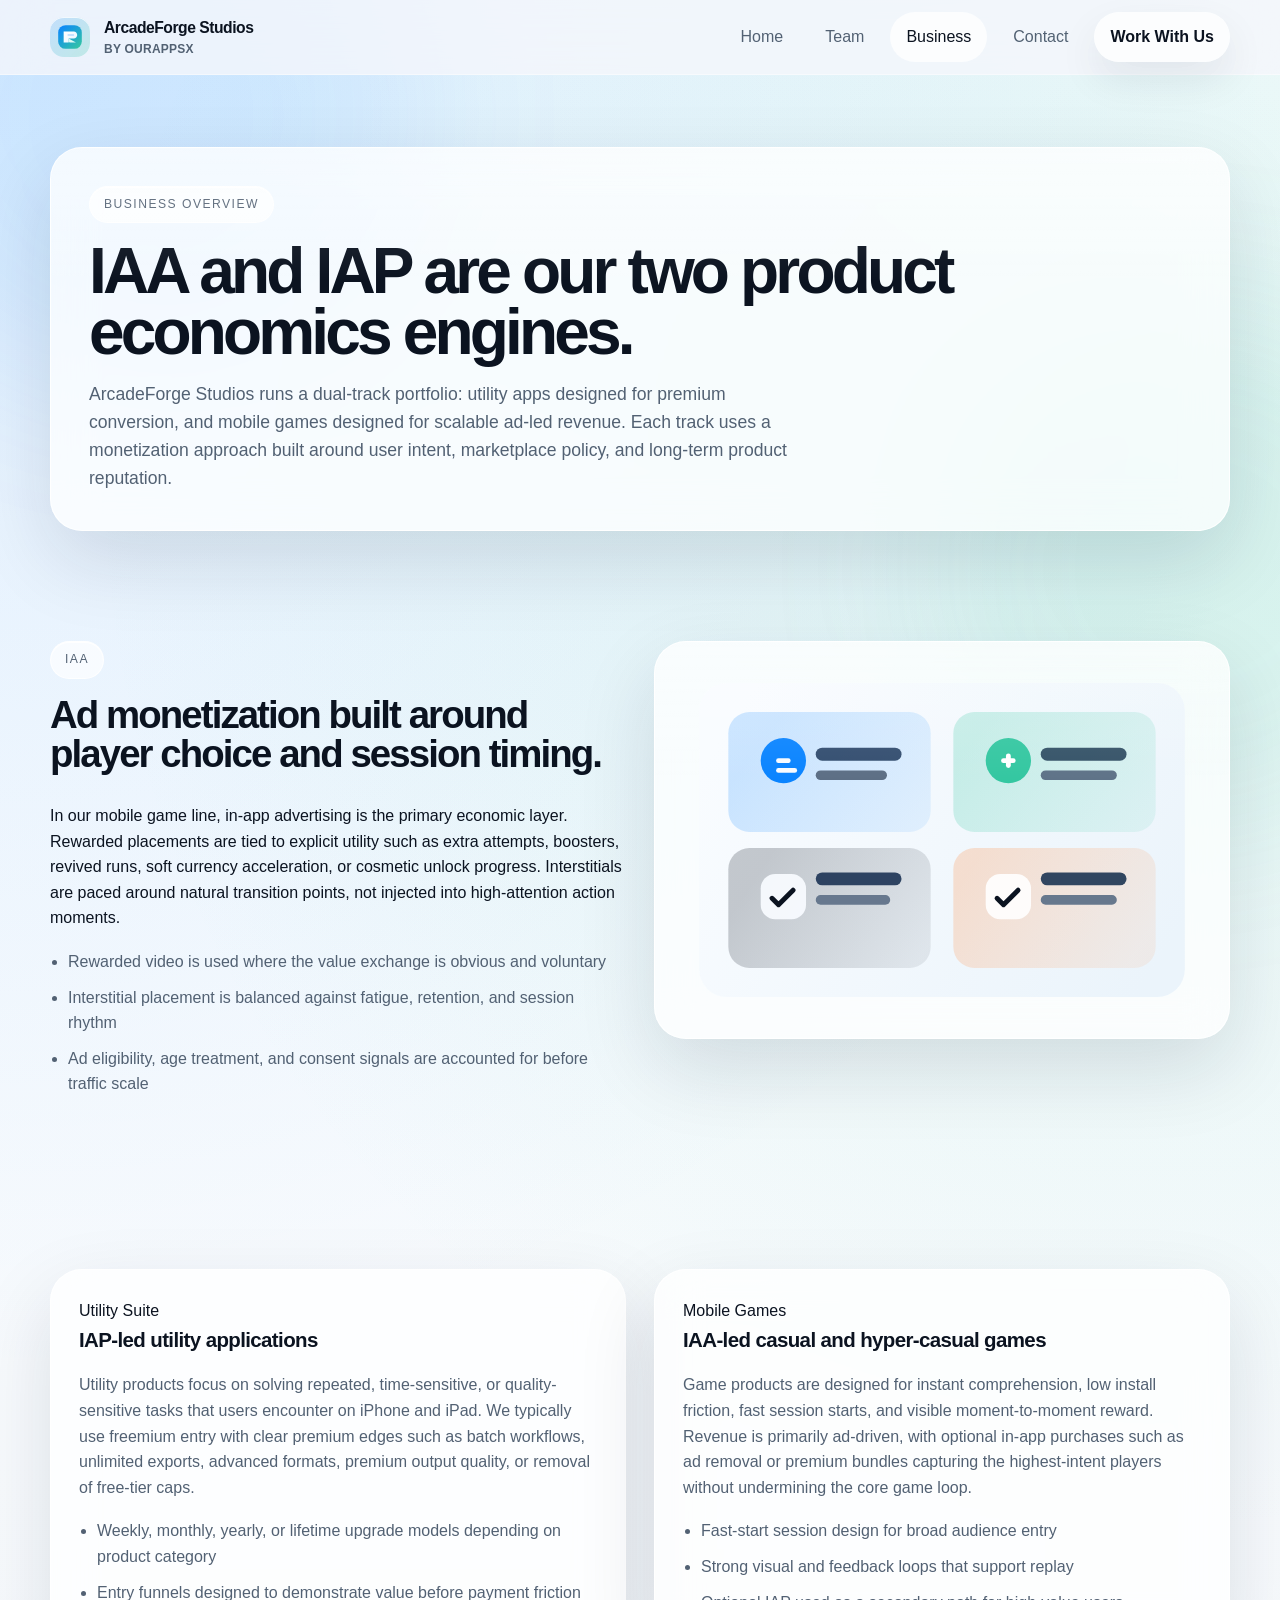
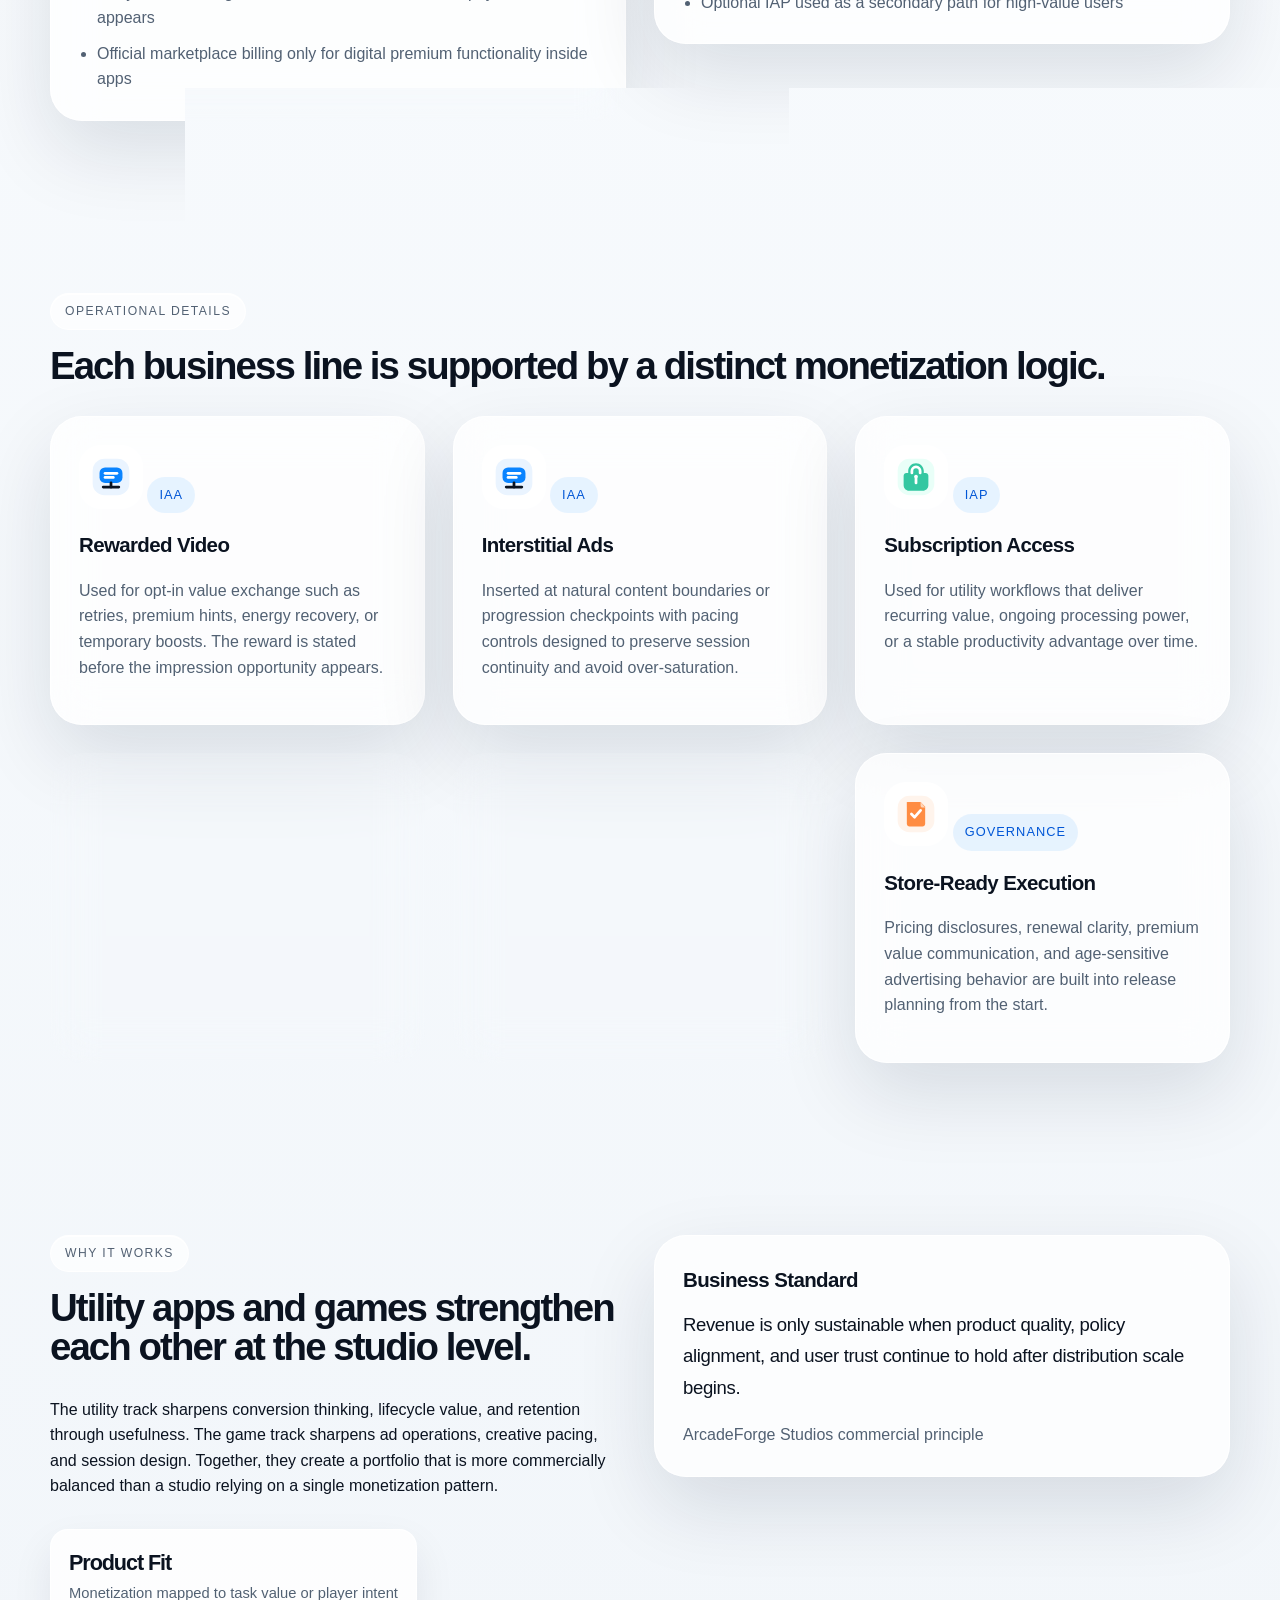
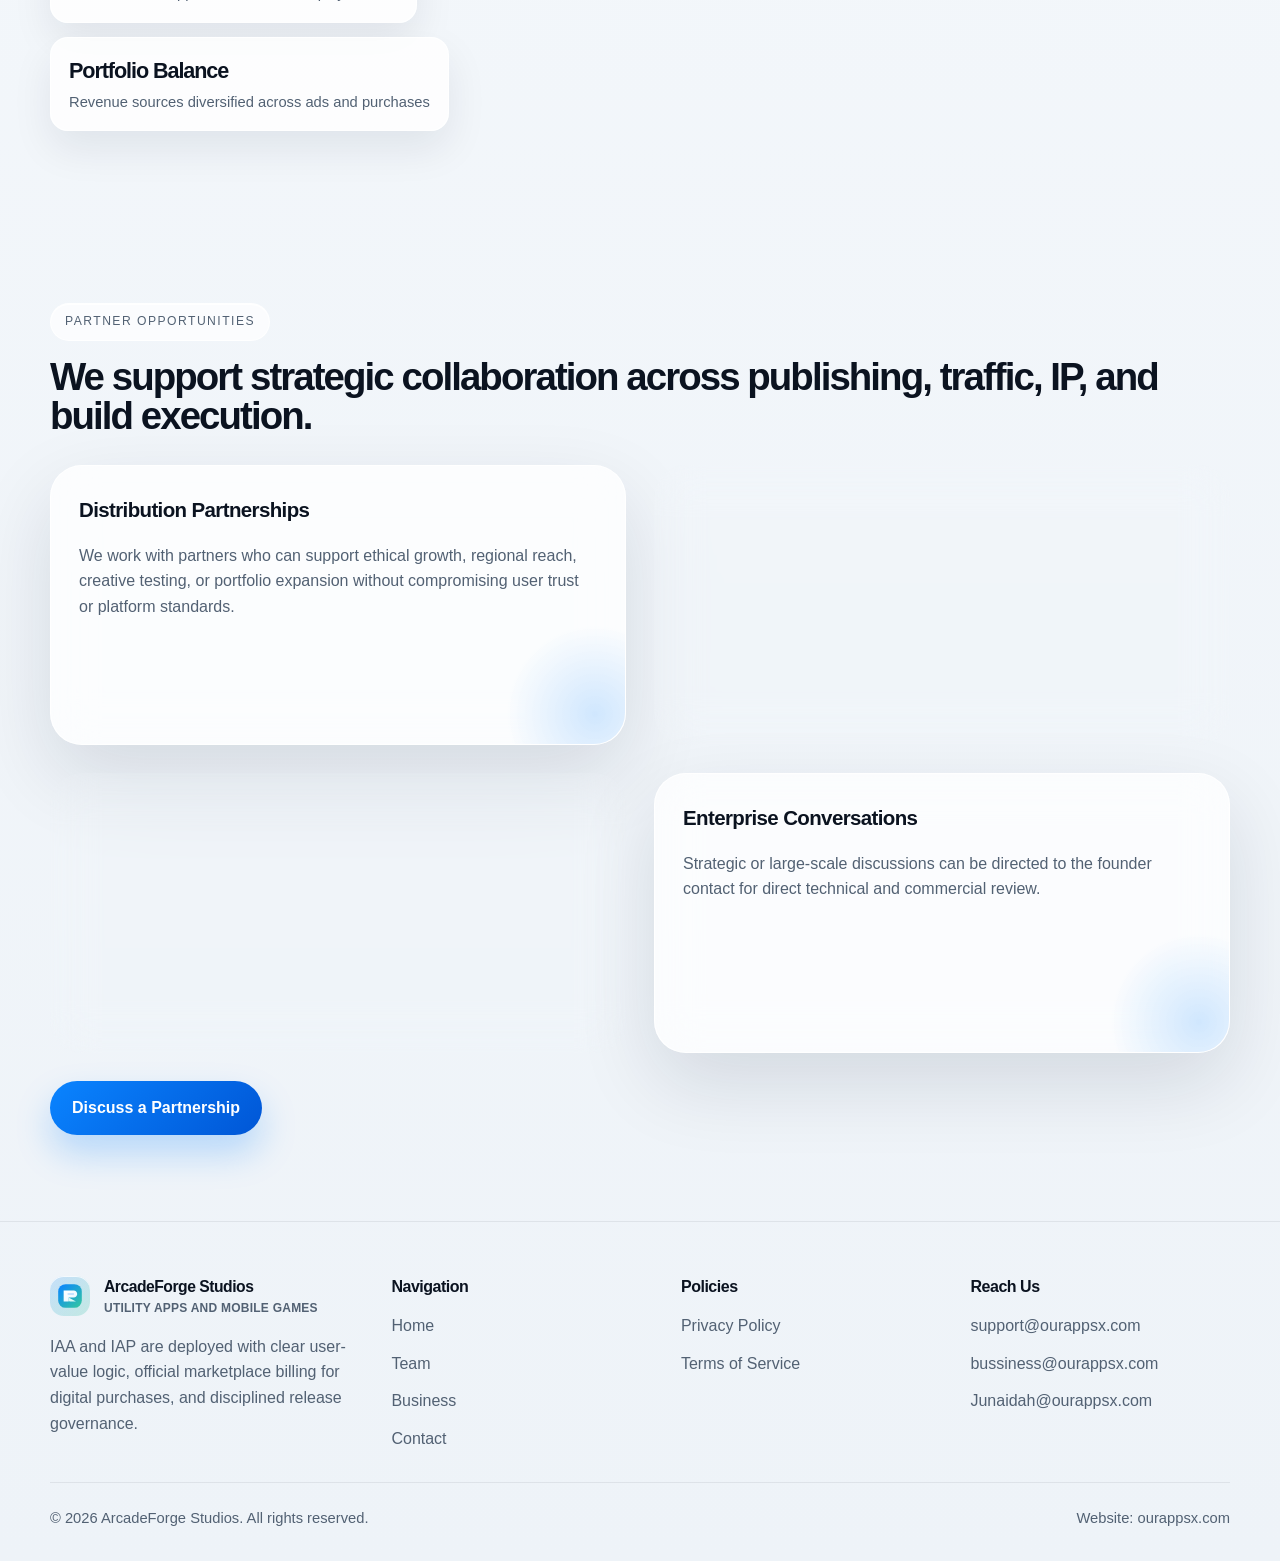
<file: services.html>
<!DOCTYPE html>
<html lang="en">
<head>
  <meta charset="UTF-8">
  <meta http-equiv="X-UA-Compatible" content="IE=edge">
  <meta name="viewport" content="width=device-width, initial-scale=1.0">
  <title>Business Model | IAA and IAP Product Lines at ArcadeForge Studios</title>
  <meta name="description" content="Explore the ArcadeForge Studios business model across IAA and IAP product lines, including utility applications, mobile games, monetization design, and platform-ready release strategy.">
  <meta name="keywords" content="IAA business model, IAP business model, utility app monetization, mobile game monetization, ArcadeForge business">
  <meta name="robots" content="index, follow, max-image-preview:large, max-snippet:-1, max-video-preview:-1">
  <link rel="canonical" href="https://ourappsx.com/services.html">
  <meta property="og:type" content="website">
  <meta property="og:title" content="IAA and IAP Product Strategy | ArcadeForge Studios">
  <meta property="og:description" content="A detailed view of how ArcadeForge Studios structures monetization across utility apps and mobile games.">
  <meta property="og:url" content="https://ourappsx.com/services.html">
  <meta property="og:image" content="https://ourappsx.com/assets/svg/og-business.svg">
  <meta name="twitter:card" content="summary_large_image">
  <meta name="twitter:title" content="IAA and IAP Strategy | ArcadeForge Studios">
  <meta name="twitter:description" content="How ArcadeForge structures ad and purchase monetization across utility and game products.">
  <meta name="twitter:image" content="https://ourappsx.com/assets/svg/og-business.svg">
  <link rel="icon" type="image/svg+xml" href="assets/svg/favicon.svg">
  <link rel="alternate icon" type="image/svg+xml" href="assets/svg/favicon-mono.svg">
  <link rel="mask-icon" href="assets/svg/pinned-tab.svg" color="#0A84FF">
  <link rel="stylesheet" href="assets/css/main.css">
  <script type="application/ld+json">
  {
    "@context": "https://schema.org",
    "@graph": [
      {
        "@type": "Service",
        "name": "ArcadeForge Studios Product and Monetization Services",
        "provider": {
          "@type": "Organization",
          "name": "ArcadeForge Studios"
        },
        "areaServed": "Worldwide",
        "serviceType": [
          "iOS utility application development",
          "mobile game development",
          "IAA monetization design",
          "IAP monetization design"
        ]
      },
      {
        "@type": "BreadcrumbList",
        "itemListElement": [
          {"@type": "ListItem", "position": 1, "name": "Home", "item": "https://ourappsx.com/"},
          {"@type": "ListItem", "position": 2, "name": "Business", "item": "https://ourappsx.com/services.html"}
        ]
      }
    ]
  }
  </script>
</head>
<body>
  <div class="site-shell">
    <a class="skip-link" href="#main-content">Skip to content</a>
    <header class="site-header">
      <div class="container navbar">
        <a class="brand" href="index.html" aria-label="ArcadeForge Studios home">
          <span class="brand-mark">
            <img src="assets/svg/logo-mark.svg" alt="ArcadeForge Studios logo" width="28" height="28">
          </span>
          <span class="brand-label">
            <strong>ArcadeForge Studios</strong>
            <span>By OurAppsX</span>
          </span>
        </a>
        <nav class="nav-links" aria-label="Primary">
          <a data-nav href="index.html">Home</a>
          <a data-nav href="about.html">Team</a>
          <a data-nav href="services.html">Business</a>
          <a data-nav href="contact.html">Contact</a>
          <a class="cta-link secondary" href="contact.html">Work With Us</a>
        </nav>
      </div>
    </header>

    <main id="main-content">
      <section class="page-hero">
        <div class="container">
          <div class="glass-panel reveal">
            <span class="eyebrow">Business Overview</span>
            <h1>IAA and IAP are our two product economics engines.</h1>
            <p>ArcadeForge Studios runs a dual-track portfolio: utility apps designed for premium conversion, and mobile games designed for scalable ad-led revenue. Each track uses a monetization approach built around user intent, marketplace policy, and long-term product reputation.</p>
          </div>
        </div>
      </section>

      <section class="section">
        <div class="container showcase-grid">
          <div class="reveal">
            <div class="section-heading">
              <span class="eyebrow">IAA</span>
              <h2>Ad monetization built around player choice and session timing.</h2>
            </div>
            <p>In our mobile game line, in-app advertising is the primary economic layer. Rewarded placements are tied to explicit utility such as extra attempts, boosters, revived runs, soft currency acceleration, or cosmetic unlock progress. Interstitials are paced around natural transition points, not injected into high-attention action moments.</p>
            <ul class="list">
              <li>Rewarded video is used where the value exchange is obvious and voluntary</li>
              <li>Interstitial placement is balanced against fatigue, retention, and session rhythm</li>
              <li>Ad eligibility, age treatment, and consent signals are accounted for before traffic scale</li>
            </ul>
          </div>
          <div class="glass-panel reveal">
            <img src="assets/svg/illus-feature-modules.svg" alt="App Store style modules for IAA and IAP product systems">
          </div>
        </div>
      </section>

      <section class="section">
        <div class="container split-grid">
          <div class="card reveal">
            <span class="tag">Utility Suite</span>
            <h3>IAP-led utility applications</h3>
            <p>Utility products focus on solving repeated, time-sensitive, or quality-sensitive tasks that users encounter on iPhone and iPad. We typically use freemium entry with clear premium edges such as batch workflows, unlimited exports, advanced formats, premium output quality, or removal of free-tier caps.</p>
            <ul class="list">
              <li>Weekly, monthly, yearly, or lifetime upgrade models depending on product category</li>
              <li>Entry funnels designed to demonstrate value before payment friction appears</li>
              <li>Official marketplace billing only for digital premium functionality inside apps</li>
            </ul>
          </div>
          <div class="card reveal">
            <span class="tag">Mobile Games</span>
            <h3>IAA-led casual and hyper-casual games</h3>
            <p>Game products are designed for instant comprehension, low install friction, fast session starts, and visible moment-to-moment reward. Revenue is primarily ad-driven, with optional in-app purchases such as ad removal or premium bundles capturing the highest-intent players without undermining the core game loop.</p>
            <ul class="list">
              <li>Fast-start session design for broad audience entry</li>
              <li>Strong visual and feedback loops that support replay</li>
              <li>Optional IAP used as a secondary path for high-value users</li>
            </ul>
          </div>
        </div>
      </section>

      <section class="section">
        <div class="container">
          <div class="section-heading reveal">
            <span class="eyebrow">Operational Details</span>
            <h2>Each business line is supported by a distinct monetization logic.</h2>
          </div>
          <div class="card-grid">
            <article class="app-card reveal">
              <span class="icon-badge"><img src="assets/svg/icon-iaa.svg" alt="IAA icon" width="44" height="44"></span>
              <span class="tag">IAA</span>
              <h3>Rewarded Video</h3>
              <p>Used for opt-in value exchange such as retries, premium hints, energy recovery, or temporary boosts. The reward is stated before the impression opportunity appears.</p>
            </article>
            <article class="app-card reveal">
              <span class="icon-badge"><img src="assets/svg/icon-iaa.svg" alt="Advertising icon" width="44" height="44"></span>
              <span class="tag">IAA</span>
              <h3>Interstitial Ads</h3>
              <p>Inserted at natural content boundaries or progression checkpoints with pacing controls designed to preserve session continuity and avoid over-saturation.</p>
            </article>
            <article class="app-card reveal">
              <span class="icon-badge"><img src="assets/svg/icon-iap.svg" alt="IAP icon" width="44" height="44"></span>
              <span class="tag">IAP</span>
              <h3>Subscription Access</h3>
              <p>Used for utility workflows that deliver recurring value, ongoing processing power, or a stable productivity advantage over time.</p>
            </article>
            <article class="app-card reveal">
              <span class="icon-badge"><img src="assets/svg/icon-iap.svg" alt="Premium access icon" width="44" height="44"></span>
              <span class="tag">IAP</span>
              <h3>Lifetime Unlocks</h3>
              <p>Used where feature value is durable and not naturally subscription-shaped, enabling a one-time purchase alternative for premium users.</p>
            </article>
            <article class="app-card reveal">
              <span class="icon-badge"><img src="assets/svg/icon-performance.svg" alt="Performance icon" width="44" height="44"></span>
              <span class="tag">Hybrid</span>
              <h3>Conversion Funnels</h3>
              <p>In some utility contexts, free users can sample advanced features via ad-supported unlock moments before being invited into a paid tier.</p>
            </article>
            <article class="app-card reveal">
              <span class="icon-badge"><img src="assets/svg/icon-compliance.svg" alt="Governance icon" width="44" height="44"></span>
              <span class="tag">Governance</span>
              <h3>Store-Ready Execution</h3>
              <p>Pricing disclosures, renewal clarity, premium value communication, and age-sensitive advertising behavior are built into release planning from the start.</p>
            </article>
          </div>
        </div>
      </section>

      <section class="section">
        <div class="container split-grid">
          <div class="reveal">
            <div class="section-heading">
              <span class="eyebrow">Why It Works</span>
              <h2>Utility apps and games strengthen each other at the studio level.</h2>
            </div>
            <p>The utility track sharpens conversion thinking, lifecycle value, and retention through usefulness. The game track sharpens ad operations, creative pacing, and session design. Together, they create a portfolio that is more commercially balanced than a studio relying on a single monetization pattern.</p>
            <div class="inline-stats">
              <div class="inline-stat">
                <strong>Product Fit</strong>
                <span>Monetization mapped to task value or player intent</span>
              </div>
              <div class="inline-stat">
                <strong>Portfolio Balance</strong>
                <span>Revenue sources diversified across ads and purchases</span>
              </div>
            </div>
          </div>
          <div class="quote-card reveal">
            <h3>Business Standard</h3>
            <blockquote>
              Revenue is only sustainable when product quality, policy alignment, and user trust continue to hold after distribution scale begins.
            </blockquote>
            <footer>ArcadeForge Studios commercial principle</footer>
          </div>
        </div>
      </section>

      <section class="section">
        <div class="container">
          <div class="section-heading reveal">
            <span class="eyebrow">Partner Opportunities</span>
            <h2>We support strategic collaboration across publishing, traffic, IP, and build execution.</h2>
          </div>
          <div class="highlight-grid">
            <article class="feature-panel reveal">
              <h3>Distribution Partnerships</h3>
              <p>We work with partners who can support ethical growth, regional reach, creative testing, or portfolio expansion without compromising user trust or platform standards.</p>
            </article>
            <article class="feature-panel reveal">
              <h3>IP and Licensing</h3>
              <p>Selected casual concepts and utility products can be adapted for external IP or collaborative market entry where brand fit and platform viability are strong.</p>
            </article>
            <article class="feature-panel reveal">
              <h3>External Development</h3>
              <p>ArcadeForge Studios selectively undertakes outsourced or co-developed iOS work for teams that need execution quality around Apple UI, monetization logic, or compliance maturity.</p>
            </article>
            <article class="feature-panel reveal">
              <h3>Enterprise Conversations</h3>
              <p>Strategic or large-scale discussions can be directed to the founder contact for direct technical and commercial review.</p>
            </article>
          </div>
          <div class="contact-actions reveal" style="margin-top: 28px;">
            <a class="cta-link" href="contact.html">Discuss a Partnership</a>
          </div>
        </div>
      </section>
    </main>

    <footer class="site-footer">
      <div class="container">
        <div class="footer-grid">
          <div>
            <a class="brand" href="index.html" aria-label="ArcadeForge Studios home">
              <span class="brand-mark">
                <img src="assets/svg/logo-mark.svg" alt="ArcadeForge Studios logo" width="28" height="28">
              </span>
              <span class="brand-label">
                <strong>ArcadeForge Studios</strong>
                <span>Utility Apps and Mobile Games</span>
              </span>
            </a>
            <p class="footer-copy">IAA and IAP are deployed with clear user-value logic, official marketplace billing for digital purchases, and disciplined release governance.</p>
          </div>
          <div>
            <h3 class="footer-title">Navigation</h3>
            <div class="footer-links">
              <a href="index.html">Home</a>
              <a href="about.html">Team</a>
              <a href="services.html">Business</a>
              <a href="contact.html">Contact</a>
            </div>
          </div>
          <div>
            <h3 class="footer-title">Policies</h3>
            <div class="footer-links">
              <a href="privacy.html">Privacy Policy</a>
              <a href="terms.html">Terms of Service</a>
            </div>
          </div>
          <div>
            <h3 class="footer-title">Reach Us</h3>
            <div class="footer-links">
              <a href="mailto:support@ourappsx.com">support@ourappsx.com</a>
              <a href="mailto:bussiness@ourappsx.com">bussiness@ourappsx.com</a>
              <a href="mailto:Junaidah@ourappsx.com">Junaidah@ourappsx.com</a>
            </div>
          </div>
        </div>
        <div class="footer-meta">
          <span>© 2026 ArcadeForge Studios. All rights reserved.</span>
          <span>Website: ourappsx.com</span>
        </div>
      </div>
    </footer>
  </div>
  <script src="assets/js/site.js" defer></script>
</body>
</html>
</file>
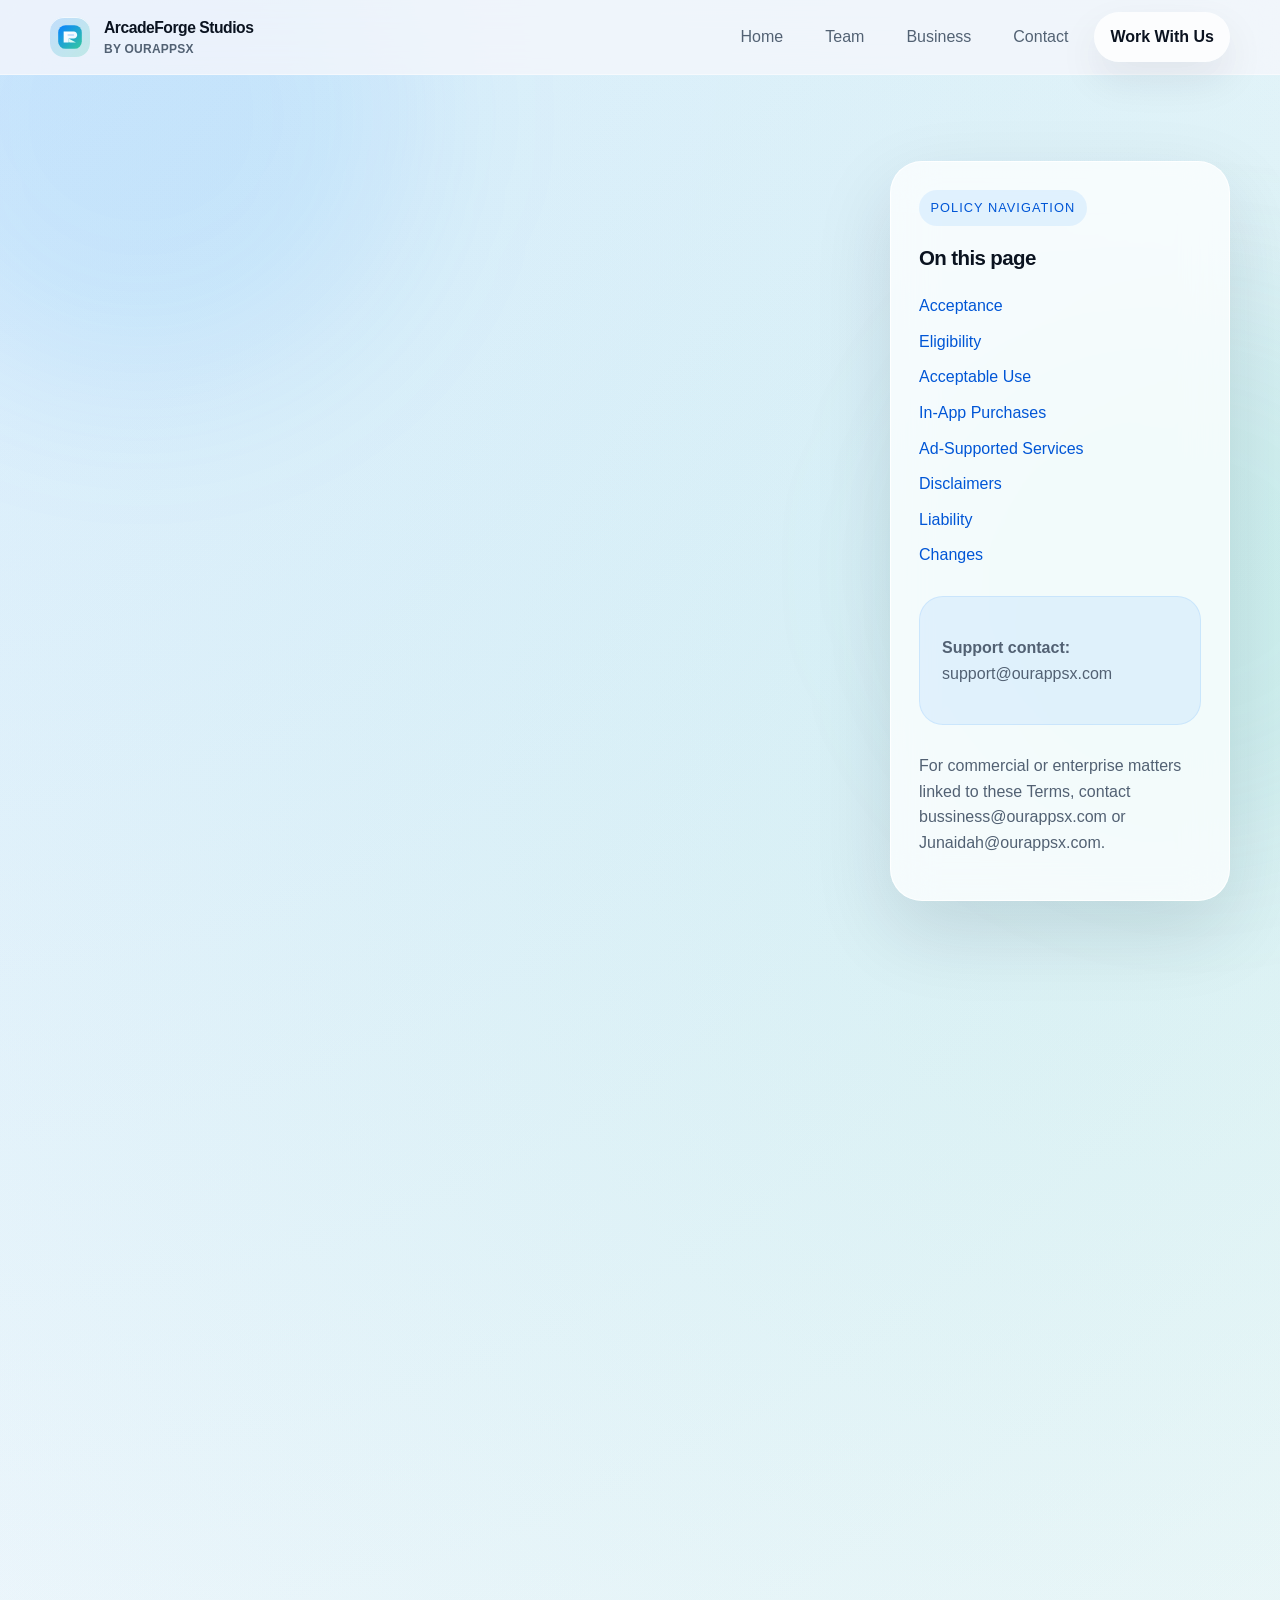
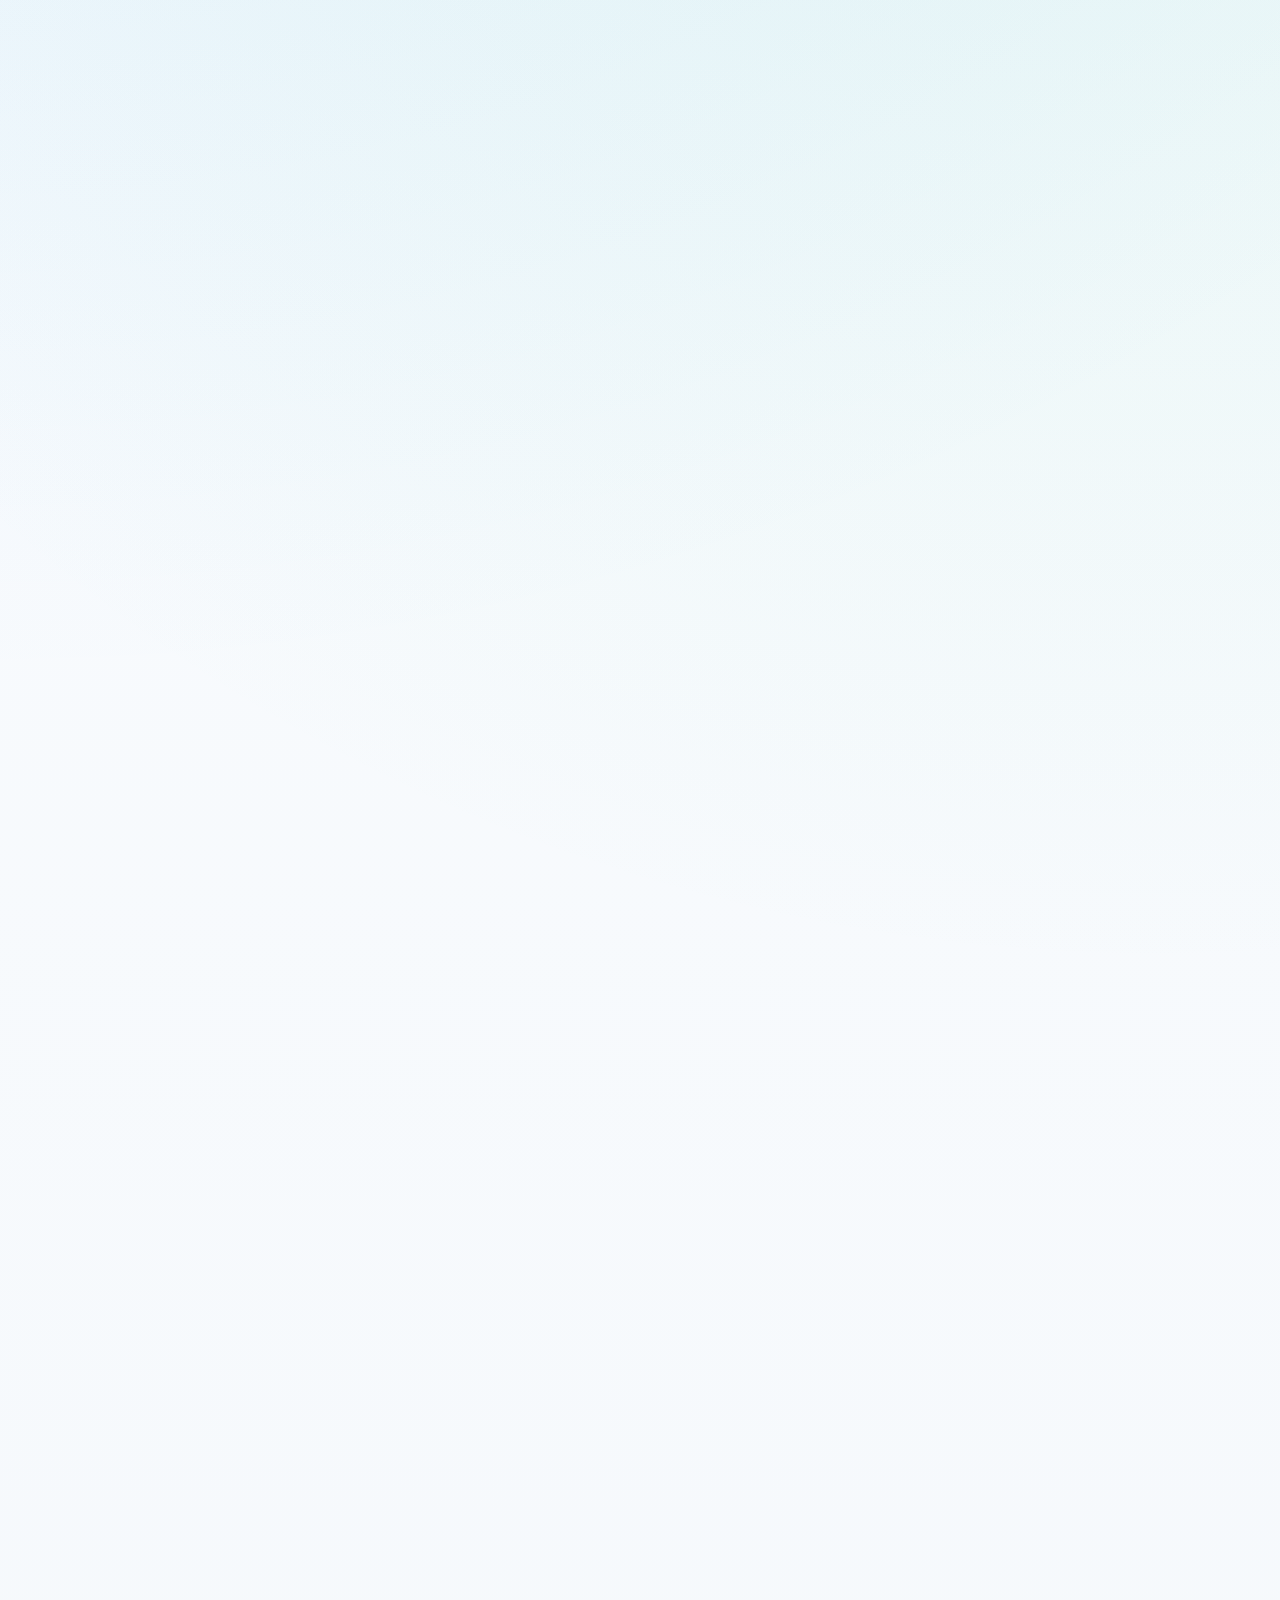
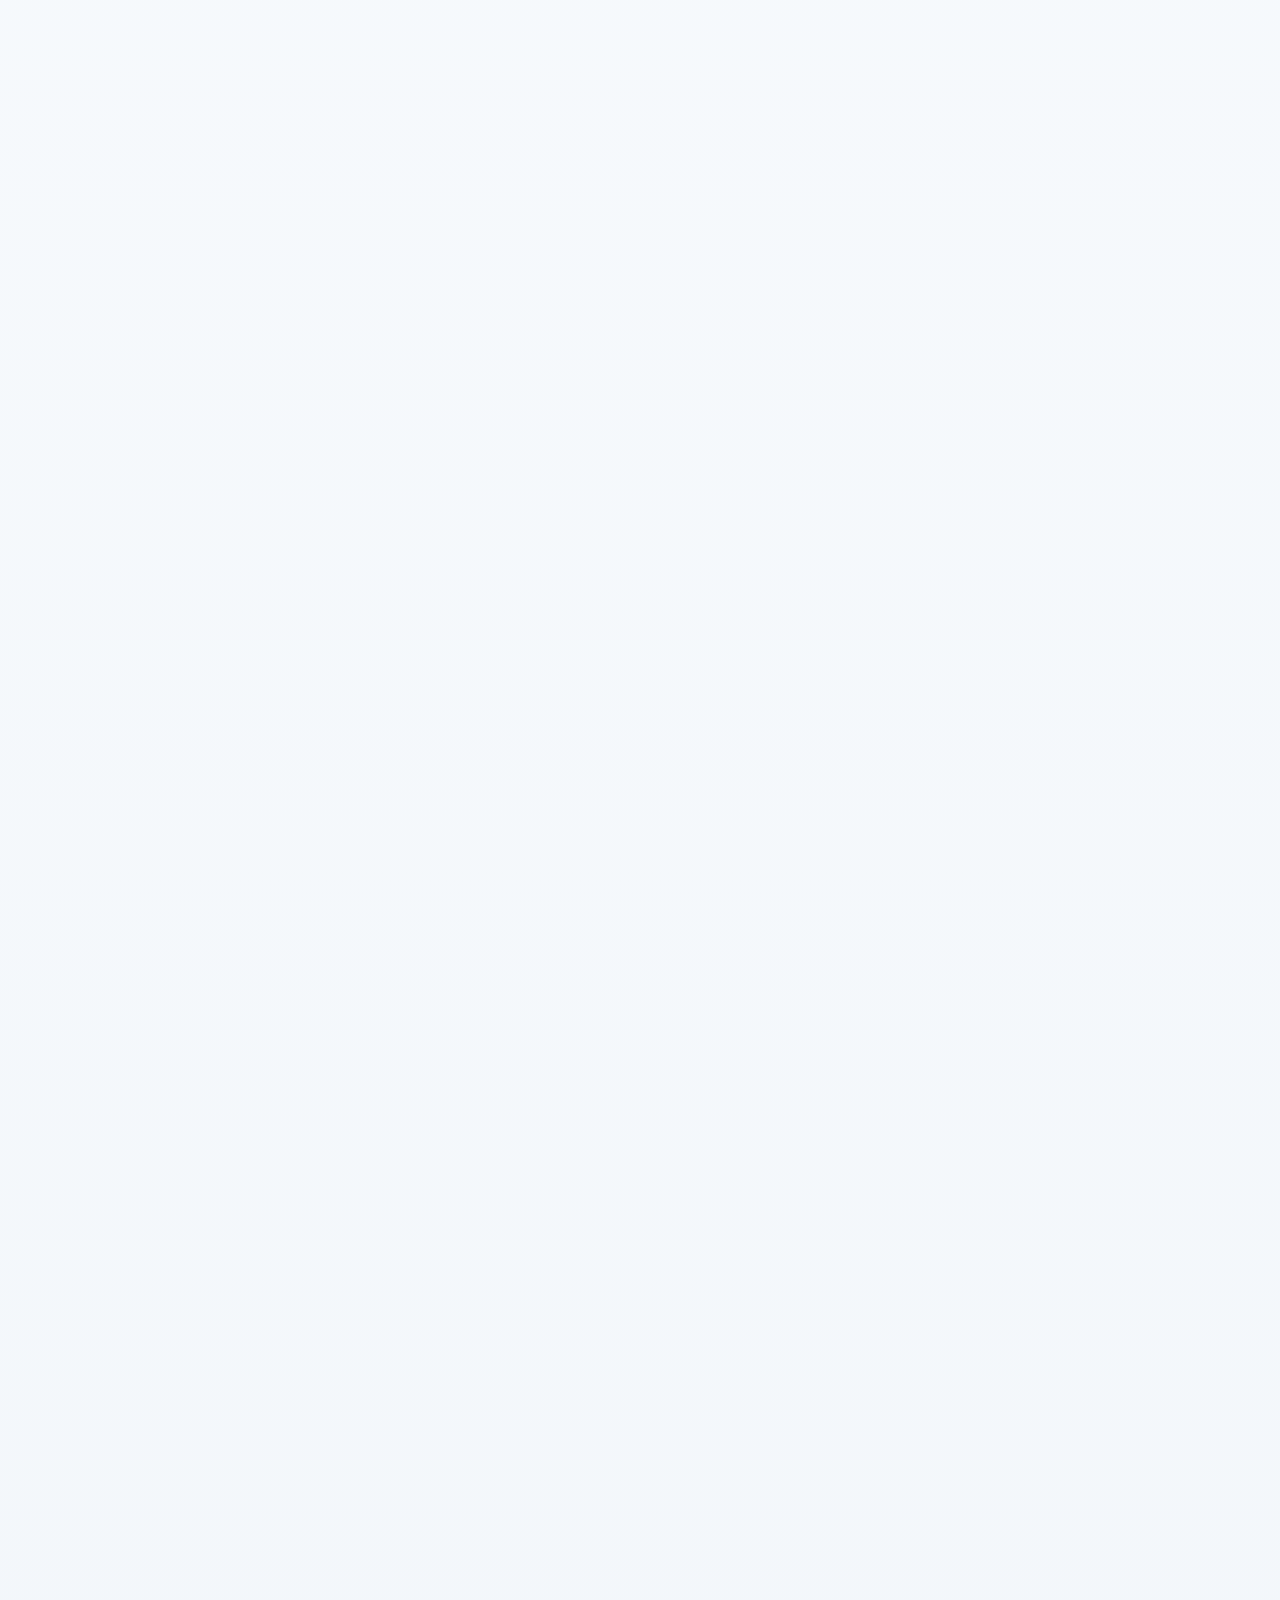
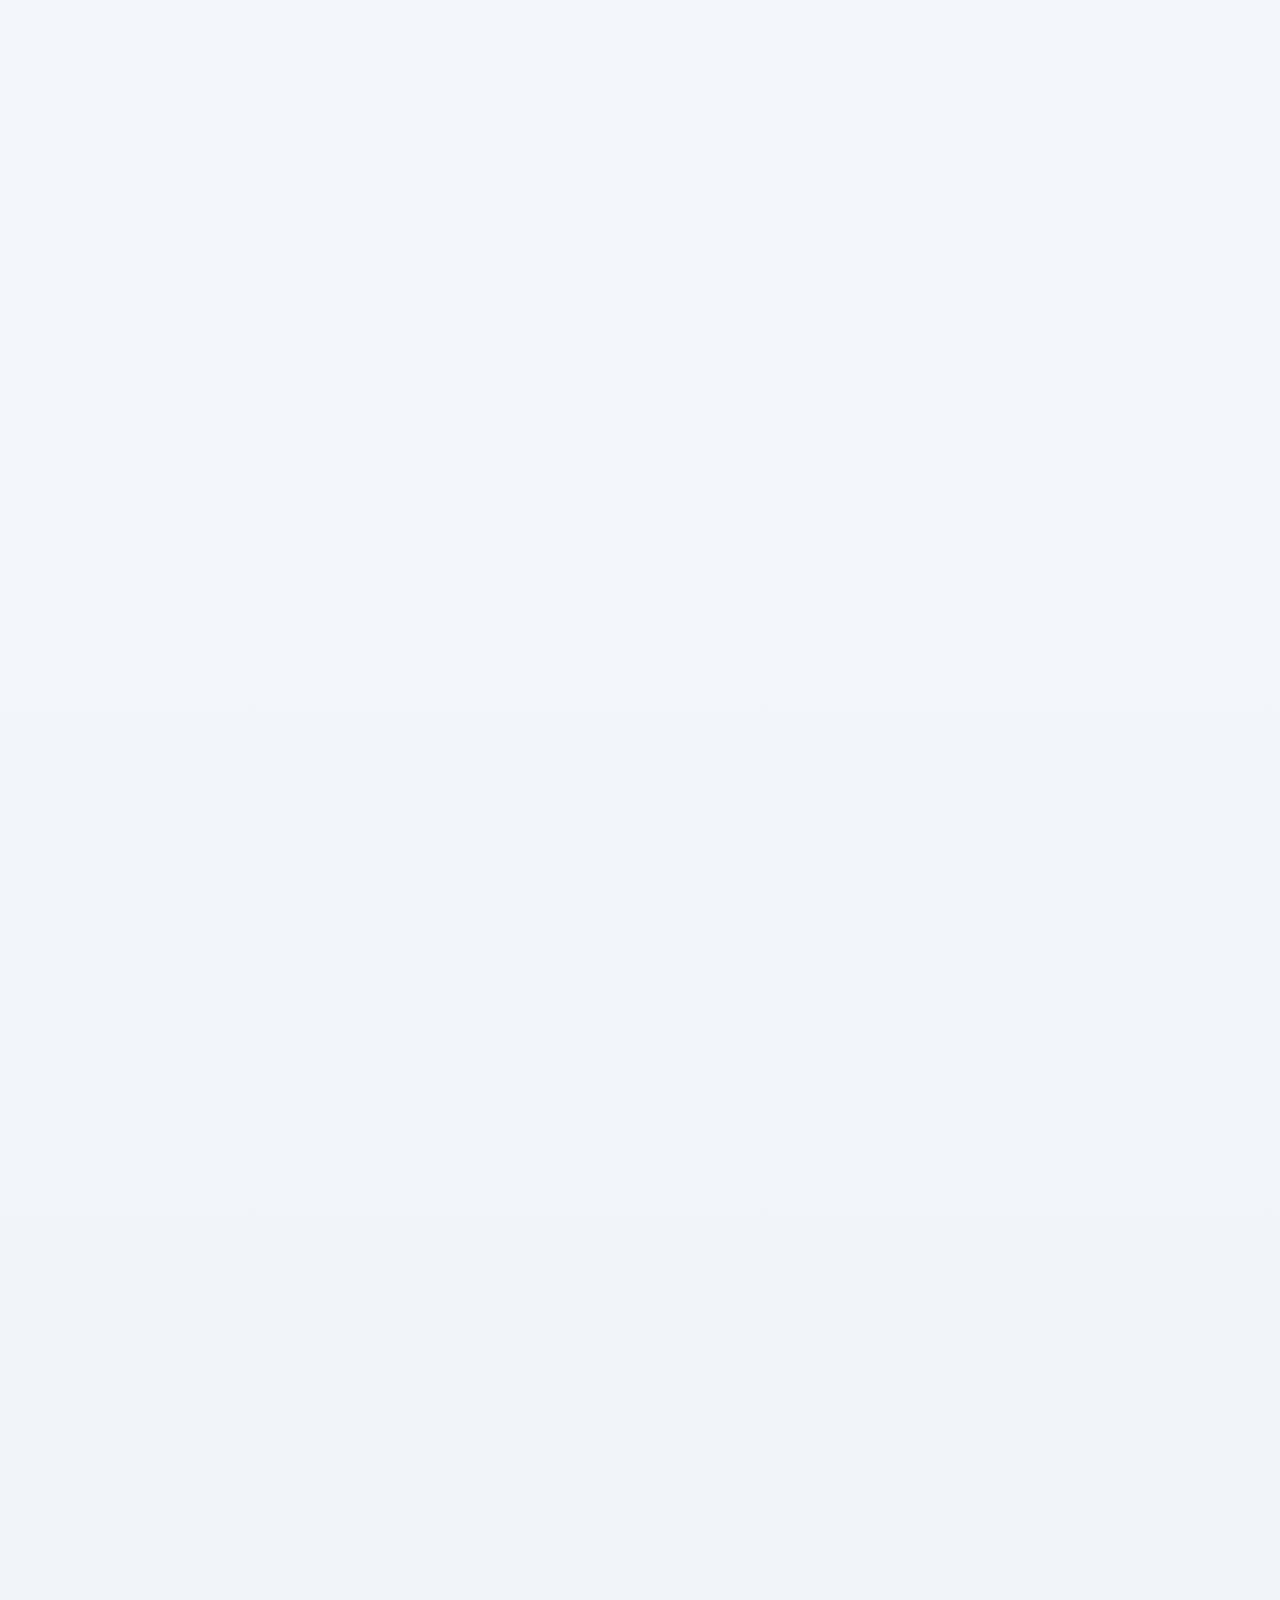
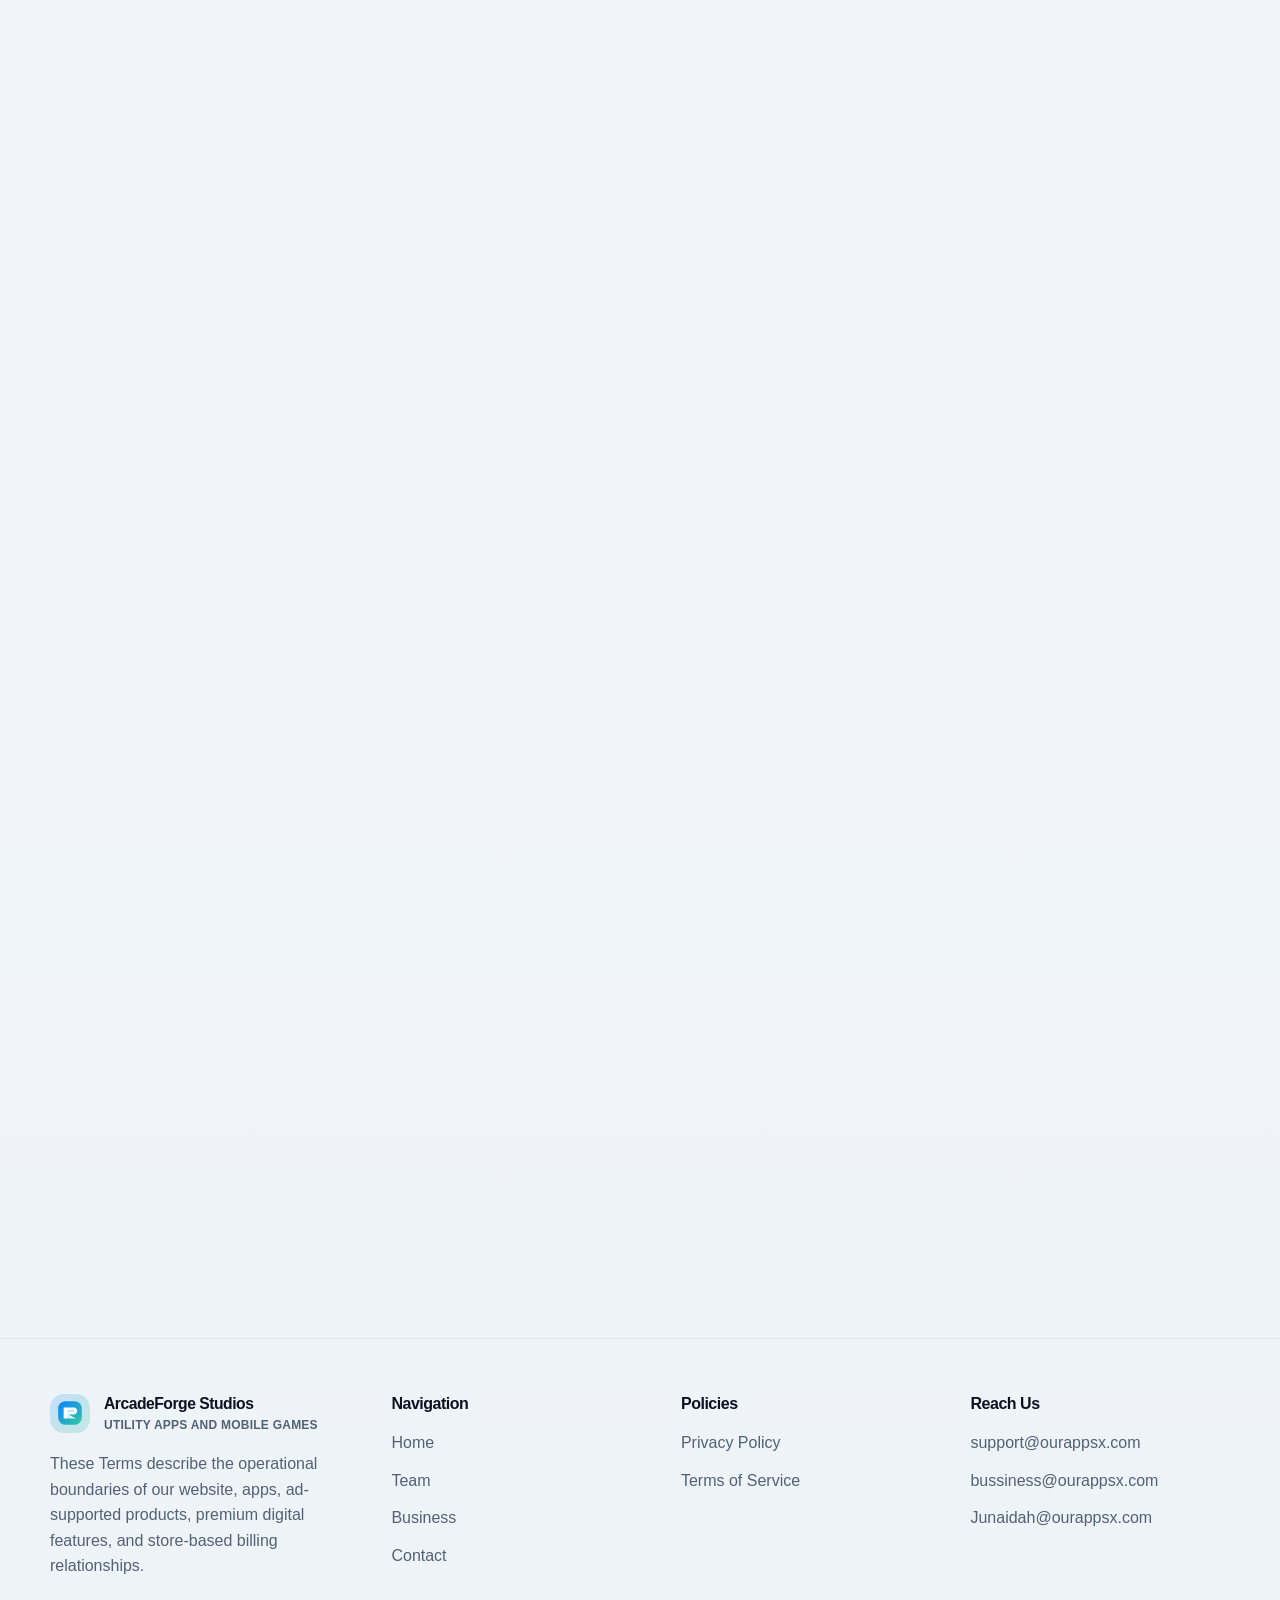
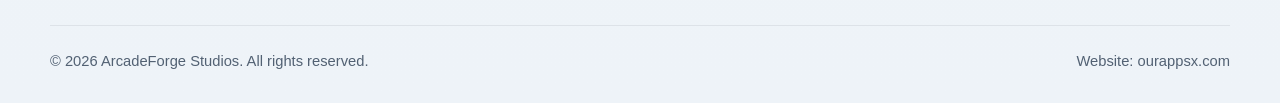
<file: terms.html>
<!DOCTYPE html>
<html lang="en">
<head>
  <meta charset="UTF-8">
  <meta http-equiv="X-UA-Compatible" content="IE=edge">
  <meta name="viewport" content="width=device-width, initial-scale=1.0">
  <title>Terms of Service | ArcadeForge Studios</title>
  <meta name="description" content="Detailed ArcadeForge Studios Terms of Service covering website use, mobile apps, IAA and IAP product models, official app marketplace billing, acceptable use, disclaimers, and policy adaptation.">
  <meta name="keywords" content="terms of service, ArcadeForge terms, OurAppsX terms, app store billing terms, mobile app legal terms">
  <meta name="robots" content="index, follow, max-image-preview:large, max-snippet:-1, max-video-preview:-1">
  <link rel="canonical" href="https://ourappsx.com/terms.html">
  <meta property="og:type" content="article">
  <meta property="og:title" content="Terms of Service | ArcadeForge Studios">
  <meta property="og:description" content="Detailed terms for website visitors, app users, ad-supported products, and in-app purchase products.">
  <meta property="og:url" content="https://ourappsx.com/terms.html">
  <meta property="og:image" content="https://ourappsx.com/assets/svg/og-card.svg">
  <meta name="twitter:card" content="summary_large_image">
  <meta name="twitter:image" content="https://ourappsx.com/assets/svg/og-card.svg">
  <link rel="icon" type="image/svg+xml" href="assets/svg/favicon.svg">
  <link rel="alternate icon" type="image/svg+xml" href="assets/svg/favicon-mono.svg">
  <link rel="mask-icon" href="assets/svg/pinned-tab.svg" color="#0A84FF">
  <link rel="stylesheet" href="assets/css/main.css">
  <script type="application/ld+json">
  {
    "@context": "https://schema.org",
    "@graph": [
      {
        "@type": "WebPage",
        "name": "Terms of Service",
        "url": "https://ourappsx.com/terms.html",
        "description": "Terms of Service for ArcadeForge Studios and OurAppsX."
      },
      {
        "@type": "BreadcrumbList",
        "itemListElement": [
          {"@type": "ListItem", "position": 1, "name": "Home", "item": "https://ourappsx.com/"},
          {"@type": "ListItem", "position": 2, "name": "Terms of Service", "item": "https://ourappsx.com/terms.html"}
        ]
      }
    ]
  }
  </script>
</head>
<body>
  <div class="site-shell">
    <a class="skip-link" href="#main-content">Skip to content</a>
    <header class="site-header">
      <div class="container navbar">
        <a class="brand" href="index.html" aria-label="ArcadeForge Studios home">
          <span class="brand-mark">
            <img src="assets/svg/logo-mark.svg" alt="ArcadeForge Studios logo" width="28" height="28">
          </span>
          <span class="brand-label">
            <strong>ArcadeForge Studios</strong>
            <span>By OurAppsX</span>
          </span>
        </a>
        <nav class="nav-links" aria-label="Primary">
          <a data-nav href="index.html">Home</a>
          <a data-nav href="about.html">Team</a>
          <a data-nav href="services.html">Business</a>
          <a data-nav href="contact.html">Contact</a>
          <a class="cta-link secondary" href="contact.html">Work With Us</a>
        </nav>
      </div>
    </header>

    <main id="main-content" class="section">
      <div class="container policy-grid">
        <article class="policy-rich glass-panel reveal">
          <span class="eyebrow">Terms of Service</span>
          <h2>Terms of Service for ArcadeForge Studios and OurAppsX</h2>
          <p><strong>Effective date:</strong> April 3, 2026</p>
          <p>These Terms of Service govern access to and use of the website located at ourappsx.com, as well as any software, mobile applications, games, digital tools, content, and related services made available by ArcadeForge Studios through OurAppsX and linked to these Terms. By accessing the website, downloading an app, using a game, or otherwise interacting with a covered service, you agree to these Terms to the extent permitted by applicable law.</p>
          <div class="notice-box">
            <p>These Terms are written to reflect the practical realities of a studio operating both ad-supported and purchase-supported mobile products. They explain what users can expect, what we require from users, how store-based billing works, how monetized features are handled, and which responsibilities remain with platform operators or third-party providers.</p>
          </div>

          <h3 id="acceptance">1. Acceptance of the Terms</h3>
          <p>If you do not agree with these Terms, you should not use the website or any covered product. If you use a mobile application or game on behalf of a company or organization, you represent that you have authority to bind that entity to these Terms, and references to "you" include that entity where the context requires.</p>
          <p>Your use of a particular app or feature may also be subject to supplemental rules, disclosures, store listing statements, billing terms imposed by the marketplace operator, or feature-specific notices presented inside the product. Those additional notices operate together with these Terms.</p>

          <h3 id="eligibility">2. Eligibility and age expectations</h3>
          <p>You may use our website and products only if doing so is lawful in your jurisdiction and consistent with the age requirements applicable to the specific service. Some products are designed for broad audiences, some may be more appropriate for older users, and some monetization features may require you to be above a certain age or to have the involvement of a parent or guardian depending on local law and platform rules.</p>
          <p>Where a product includes advertising, age treatment may affect whether certain ad formats, targeting approaches, or data-processing settings are available. Where a product includes in-app purchases, you are responsible for understanding and complying with the family, device, and payment controls applicable to your platform account.</p>

          <h3 id="services">3. What our services include</h3>
          <p>ArcadeForge Studios develops and operates two broad product categories:</p>
          <ul>
            <li>Utility applications designed to solve high-frequency tasks efficiently, often using IAP-based premium access or upgrades.</li>
            <li>Mobile games designed for rapid onboarding, high replay value, and primarily IAA-based revenue, often with optional IAP support.</li>
          </ul>
          <p>We may also provide website content, support communications, business contact channels, and external development or collaboration services. Not every feature is available in every country, on every device, or through every storefront. Product capabilities may change over time.</p>

          <h3 id="accounts">4. Accounts and access</h3>
          <p>Many of our website and app experiences do not require a dedicated ArcadeForge Studios account. Where an app relies on your Apple, Google, or other platform account for installation, billing, or entitlement restoration, you are responsible for maintaining the security of that account under the rules of the relevant platform provider. We are not responsible for unauthorized activity resulting from compromise of your device, email, or third-party store account where that compromise is outside our control.</p>

          <h3 id="acceptable-use">5. Acceptable use</h3>
          <p>You agree not to misuse the website, apps, games, or any related service. Prohibited conduct includes, without limitation:</p>
          <ul>
            <li>Violating applicable law or attempting to use the service for unlawful, deceptive, harmful, or infringing purposes.</li>
            <li>Interfering with app integrity, gameplay logic, monetization systems, reward systems, analytics controls, or security protections.</li>
            <li>Attempting to bypass purchase validation, reward gating, ad pacing, entitlement limits, feature restrictions, or subscription controls.</li>
            <li>Reverse engineering, decompiling, extracting source materials, or circumventing technical restrictions except to the extent expressly permitted by applicable law and not waivable by contract.</li>
            <li>Using bots, scripts, farms, or fraudulent signals to generate fake engagement, ad revenue, conversion events, or support abuse.</li>
            <li>Submitting malicious payloads, spam, or abusive communications through contact channels or support systems.</li>
          </ul>
          <p>We may suspend, limit, or terminate access where misuse, abuse, fraud, or operational harm is reasonably suspected.</p>

          <h3 id="content">6. Ownership and intellectual property</h3>
          <p>Unless otherwise stated, the website, apps, games, visual materials, code, graphics, interfaces, text, audio, brand assets, and other content provided by ArcadeForge Studios are owned by or licensed to ArcadeForge Studios and are protected by intellectual property and related laws. These Terms grant you a limited, non-exclusive, revocable, non-transferable right to use the service for its intended personal or internal business purpose, subject to these Terms and any applicable store rules.</p>
          <p>You do not acquire ownership of the software or content by downloading or using it. All rights not expressly granted are reserved.</p>

          <h3 id="user-content">7. Feedback and submissions</h3>
          <p>If you send us feedback, suggestions, ideas, bug reports, feature requests, or business proposals, you grant us a non-exclusive right to review, evaluate, and use that submission for the purpose of operating, improving, or considering development of our products and services, subject to any separately negotiated confidentiality obligations. Please do not send confidential or proprietary information unless a formal confidential discussion has been established.</p>

          <h3 id="iap">8. In-app purchases, subscriptions, and official billing channels</h3>
          <p>Some ArcadeForge Studios products offer digital upgrades, premium access, subscriptions, consumables, or one-time feature unlocks. For digital features made available within mobile apps, billing is processed through the official application marketplace payment system designated by the platform, such as Apple In-App Purchase or Google Play Billing, where platform rules require that channel.</p>
          <p>By initiating a purchase, you authorize the relevant app marketplace operator to charge your selected payment method according to its own billing flow, legal terms, and store policies. We do not independently collect or store your full payment card information for those in-app digital transactions.</p>
          <h4>8.1 Subscription terms</h4>
          <p>Where a product offers subscriptions, the subscription may renew automatically unless canceled through the applicable store account controls before the renewal deadline established by that platform. Pricing, billing period, renewal timing, trial eligibility, introductory offers, and cancellation mechanics may vary by storefront, country, and product configuration.</p>
          <p>You are responsible for reviewing the purchase screen presented by the platform before confirming the transaction. Storefront pricing may include taxes or currency conversions depending on your region and marketplace settings.</p>
          <h4>8.2 Restores, refunds, and disputes</h4>
          <p>Users may contact us for product-level assistance, including issues involving entitlement restoration or understanding which premium features should be active. However, refunds, chargebacks, billing errors, store credits, and payment method disputes may ultimately be governed by the applicable marketplace operator’s rules and interfaces. We may direct users to Apple, Google, or another platform operator where that operator controls the relevant billing decision.</p>
          <h4>8.3 No off-platform billing substitution for in-app digital access</h4>
          <p>Where official store billing is required for digital in-app goods or features, those purchases must occur through the official billing channel for that marketplace. Users should not expect direct alternative billing from ArcadeForge Studios inside the app for such digital features unless expressly permitted by the platform and specifically disclosed in the product.</p>

          <h3 id="iaa">9. Ad-supported products and user expectations</h3>
          <p>Some of our games and free features are supported by advertising. By using an ad-supported product, you acknowledge that the service may display rewarded advertising, interstitial advertising, contextual advertising, or other suitable formats consistent with the product design and the settings available in your jurisdiction.</p>
          <h4>9.1 Rewarded ads</h4>
          <p>Where a user is invited to view an ad in exchange for a reward, the reward is typically contingent on completion of the eligible ad event and satisfaction of the technical conditions needed to verify that event. We reserve the right to deny or reverse rewards where there is a platform error, duplicate crediting, fraudulent manipulation, or technical misuse.</p>
          <h4>9.2 Ad availability</h4>
          <p>Advertising inventory is not guaranteed. Ad availability may vary by country, network status, device, privacy settings, age treatment, consent status, and inventory supply. A missing or unavailable ad does not create a contractual entitlement to alternate compensation unless the product explicitly provides one.</p>
          <h4>9.3 Ad suitability and age handling</h4>
          <p>We aim to configure advertising in a manner appropriate to the product category, audience treatment, and applicable platform and legal requirements. However, third-party advertising content is often served dynamically by external networks. While we may use controls intended to reduce unsuitable delivery, we cannot guarantee that every ad displayed by an independent network will be perfectly suited to every user or every local standard at all times.</p>

          <h3 id="platform-rules">10. App marketplace and platform rules</h3>
          <p>If you download or use our products through Apple App Store, Google Play, or another marketplace, your use is also subject to that platform’s terms, policies, device rules, refund structures, and account controls. These Terms do not replace those platform terms. Instead, they operate alongside them to the extent allowed by law.</p>
          <p>Where there is a direct conflict that cannot be reconciled, the platform’s mandatory rules may govern the specific marketplace-controlled issue, such as billing mechanics, account management, device permissions, or distribution restrictions.</p>

          <h3 id="availability">11. Service availability, modifications, and updates</h3>
          <p>We may add, remove, modify, suspend, or discontinue any service, feature, level, mode, monetization path, or support channel at any time, with or without notice, unless applicable law requires otherwise. This includes updates made to improve performance, security, compliance, balance, store readiness, or business viability.</p>
          <p>Apps and games may require updates to continue functioning correctly with new operating systems, SDK changes, security requirements, store rules, or backend service changes. We are not obligated to support every legacy version indefinitely.</p>

          <h3 id="privacy-reference">12. Privacy and data handling</h3>
          <p>Use of the services is also subject to our Privacy Policy, which explains how information is collected and processed in connection with website use, app operation, advertising, support, analytics, and billing. By using the service, you acknowledge that relevant information handling may occur as described in the Privacy Policy and subject to applicable law.</p>

          <h3 id="third-party">13. Third-party services and links</h3>
          <p>Our products may integrate or interact with third-party SDKs, ad networks, analytics providers, crash-reporting tools, app marketplaces, cloud vendors, or linked web properties. We do not control all aspects of those third-party services. Their availability, accuracy, content, privacy practices, and legal terms are their own responsibility.</p>
          <p>We are not liable for independent third-party services except to the extent required by applicable law and except where a failure is directly attributable to our own breach of a non-waivable duty.</p>

          <h3 id="disclaimers">14. Disclaimers</h3>
          <p>To the fullest extent permitted by law, the website, apps, games, and related services are provided on an "as is" and "as available" basis. We do not warrant that the services will be uninterrupted, error-free, always secure, always available in every region, or compatible with every device, network condition, or third-party dependency.</p>
          <p>We do not warrant that advertising inventory will always be available, that every purchase issue can be resolved outside the marketplace operator’s procedures, or that every feature will remain unchanged over time. Product screenshots, descriptions, or examples may illustrate general functionality rather than a permanent feature guarantee.</p>

          <h3 id="liability">15. Limitation of liability</h3>
          <p>To the fullest extent permitted by applicable law, ArcadeForge Studios and its operators, licensors, service providers, and affiliates will not be liable for indirect, incidental, consequential, special, exemplary, or punitive damages, or for loss of profits, revenue, data, goodwill, opportunity, or business interruption arising from or related to your use of the services, even if advised of the possibility of such damages.</p>
          <p>To the extent a limitation of liability is permitted but a complete exclusion is not, the total liability of ArcadeForge Studios for claims arising out of or relating to the relevant service will be limited to the amount you paid directly for that specific product during the twelve months before the event giving rise to the claim, or a reasonable minimum amount required by applicable law if greater.</p>
          <p>Nothing in these Terms excludes liability that cannot be excluded under applicable law, such as certain rights under consumer protection statutes or liabilities arising from willful misconduct where exclusion is prohibited.</p>

          <h3 id="indemnity">16. Indemnity</h3>
          <p>To the extent permitted by law, you agree to indemnify and hold harmless ArcadeForge Studios from claims, damages, liabilities, costs, and expenses arising from your misuse of the service, violation of these Terms, infringement of another party’s rights, fraudulent activity, or unlawful conduct connected to your use of the services.</p>

          <h3 id="termination">17. Suspension and termination</h3>
          <p>We may suspend or terminate access to all or part of the services if we reasonably believe you have violated these Terms, created legal risk, engaged in fraud, interfered with product operations, or used the service in a way that harms users, partners, or the business. Termination of access does not automatically entitle a user to refund or compensation, especially where the matter concerns misuse or platform-controlled billing.</p>

          <h3 id="consumer">18. Consumer rights and local law</h3>
          <p>Some jurisdictions provide non-waivable consumer rights. Nothing in these Terms is intended to remove rights that cannot legally be limited or excluded in your jurisdiction. If local law provides a stronger protection than a clause in these Terms, the mandatory local rule will govern to that extent.</p>

          <h3 id="governing">19. Governing framework and dispute handling</h3>
          <p>These Terms are intended to be interpreted in a commercially reasonable way consistent with applicable law, platform obligations, and the operational realities of digital products distributed globally. Where a dispute arises, we encourage users to contact us first at support@ourappsx.com so the matter can be reviewed before escalation. Some disputes, especially those involving marketplace billing, may need to be raised through the relevant platform channels in parallel because the platform controls the transaction infrastructure.</p>

          <h3 id="changes">20. Changes to the Terms</h3>
          <p>We may revise these Terms from time to time to reflect legal updates, service changes, monetization changes, product evolution, or platform policy developments. The updated Terms will become effective when posted, unless a later date is stated. Continued use of the services after updated Terms become effective constitutes acceptance of the revised Terms to the extent permitted by law.</p>

          <h3 id="contact">21. Contact information</h3>
          <p>For support or legal-policy questions relating to these Terms, contact support@ourappsx.com. For business matters, use bussiness@ourappsx.com. For strategic, enterprise, or founder-level inquiries, use Junaidah@ourappsx.com.</p>
          <p>These Terms are intended to create a clear and commercially practical framework for users of ArcadeForge Studios products. They should be read together with the Privacy Policy, store listing details, and any product-specific notices presented at the point of use or purchase.</p>
        </article>

        <aside class="policy-card reveal">
          <span class="tag">Policy Navigation</span>
          <h3>On this page</h3>
          <nav class="policy-nav" aria-label="Terms of Service sections">
            <a href="#acceptance">Acceptance</a>
            <a href="#eligibility">Eligibility</a>
            <a href="#acceptable-use">Acceptable Use</a>
            <a href="#iap">In-App Purchases</a>
            <a href="#iaa">Ad-Supported Services</a>
            <a href="#disclaimers">Disclaimers</a>
            <a href="#liability">Liability</a>
            <a href="#changes">Changes</a>
          </nav>
          <div class="notice-box">
            <p><strong>Support contact:</strong><br><a href="mailto:support@ourappsx.com">support@ourappsx.com</a></p>
          </div>
          <p>For commercial or enterprise matters linked to these Terms, contact <a href="mailto:bussiness@ourappsx.com">bussiness@ourappsx.com</a> or <a href="mailto:Junaidah@ourappsx.com">Junaidah@ourappsx.com</a>.</p>
        </aside>
      </div>
    </main>

    <footer class="site-footer">
      <div class="container">
        <div class="footer-grid">
          <div>
            <a class="brand" href="index.html" aria-label="ArcadeForge Studios home">
              <span class="brand-mark">
                <img src="assets/svg/logo-mark.svg" alt="ArcadeForge Studios logo" width="28" height="28">
              </span>
              <span class="brand-label">
                <strong>ArcadeForge Studios</strong>
                <span>Utility Apps and Mobile Games</span>
              </span>
            </a>
            <p class="footer-copy">These Terms describe the operational boundaries of our website, apps, ad-supported products, premium digital features, and store-based billing relationships.</p>
          </div>
          <div>
            <h3 class="footer-title">Navigation</h3>
            <div class="footer-links">
              <a href="index.html">Home</a>
              <a href="about.html">Team</a>
              <a href="services.html">Business</a>
              <a href="contact.html">Contact</a>
            </div>
          </div>
          <div>
            <h3 class="footer-title">Policies</h3>
            <div class="footer-links">
              <a href="privacy.html">Privacy Policy</a>
              <a href="terms.html">Terms of Service</a>
            </div>
          </div>
          <div>
            <h3 class="footer-title">Reach Us</h3>
            <div class="footer-links">
              <a href="mailto:support@ourappsx.com">support@ourappsx.com</a>
              <a href="mailto:bussiness@ourappsx.com">bussiness@ourappsx.com</a>
              <a href="mailto:Junaidah@ourappsx.com">Junaidah@ourappsx.com</a>
            </div>
          </div>
        </div>
        <div class="footer-meta">
          <span>© 2026 ArcadeForge Studios. All rights reserved.</span>
          <span>Website: ourappsx.com</span>
        </div>
      </div>
    </footer>
  </div>
  <script src="assets/js/site.js" defer></script>
</body>
</html>
</file>
<file: assets/css/main.css>
:root {
  --bg: #f5f7fb;
  --bg-soft: #eef3f8;
  --surface: rgba(255, 255, 255, 0.74);
  --surface-strong: rgba(255, 255, 255, 0.92);
  --surface-dark: #0b1320;
  --text: #0b1320;
  --text-muted: #526173;
  --text-inverse: #f5f7fb;
  --line: rgba(11, 19, 32, 0.08);
  --line-strong: rgba(11, 19, 32, 0.16);
  --accent: #0a84ff;
  --accent-strong: #0056d6;
  --accent-soft: rgba(10, 132, 255, 0.14);
  --mint: #34c7a1;
  --orange: #ff8c42;
  --shadow: 0 30px 80px rgba(10, 23, 46, 0.12);
  --shadow-soft: 0 18px 40px rgba(10, 23, 46, 0.08);
  --radius-xl: 32px;
  --radius-lg: 24px;
  --radius-md: 18px;
  --radius-sm: 14px;
  --content: 1180px;
  --nav-height: 74px;
  --transition: 240ms ease;
}

* {
  box-sizing: border-box;
}

html {
  scroll-behavior: smooth;
}

body {
  margin: 0;
  font-family: "SF Pro Display", "SF Pro Text", "Helvetica Neue", Helvetica, Arial, sans-serif;
  color: var(--text);
  background:
    radial-gradient(circle at top left, rgba(10, 132, 255, 0.12), transparent 28%),
    radial-gradient(circle at 90% 10%, rgba(52, 199, 161, 0.12), transparent 24%),
    linear-gradient(180deg, #fbfdff 0%, #eef3f8 100%);
  line-height: 1.6;
  min-height: 100vh;
  overflow-x: hidden;
}

a {
  color: inherit;
  text-decoration: none;
}

img,
svg {
  max-width: 100%;
  display: block;
}

button,
input,
textarea {
  font: inherit;
}

::selection {
  background: rgba(10, 132, 255, 0.18);
}

.site-shell {
  position: relative;
}

.site-shell::before,
.site-shell::after {
  content: "";
  position: fixed;
  inset: auto;
  width: 42vw;
  height: 42vw;
  border-radius: 50%;
  filter: blur(80px);
  pointer-events: none;
  z-index: -1;
}

.site-shell::before {
  top: -12vw;
  left: -10vw;
  background: rgba(10, 132, 255, 0.09);
}

.site-shell::after {
  right: -14vw;
  bottom: 5vw;
  background: rgba(52, 199, 161, 0.08);
}

.container {
  width: min(calc(100% - 48px), var(--content));
  margin: 0 auto;
}

.site-header {
  position: sticky;
  top: 0;
  z-index: 20;
  backdrop-filter: blur(22px);
  background: rgba(245, 247, 251, 0.78);
  border-bottom: 1px solid rgba(255, 255, 255, 0.45);
}

.navbar {
  min-height: var(--nav-height);
  display: flex;
  align-items: center;
  justify-content: space-between;
  gap: 24px;
}

.brand {
  display: inline-flex;
  align-items: center;
  gap: 14px;
  font-weight: 700;
  letter-spacing: -0.03em;
}

.brand-mark {
  width: 40px;
  height: 40px;
  border-radius: 14px;
  background: linear-gradient(135deg, rgba(10, 132, 255, 0.18), rgba(52, 199, 161, 0.24));
  display: grid;
  place-items: center;
  box-shadow: inset 0 1px 0 rgba(255, 255, 255, 0.8);
}

.brand-label strong,
.brand-label span {
  display: block;
}

.brand-label strong {
  font-size: 0.98rem;
}

.brand-label span {
  font-size: 0.75rem;
  color: var(--text-muted);
  letter-spacing: 0.02em;
  text-transform: uppercase;
}

.nav-links {
  display: flex;
  align-items: center;
  gap: 10px;
  flex-wrap: wrap;
}

.nav-links a {
  padding: 12px 16px;
  border-radius: 999px;
  color: var(--text-muted);
  transition: background var(--transition), color var(--transition), transform var(--transition);
}

.nav-links a:hover,
.nav-links a[aria-current="page"] {
  color: var(--text);
  background: rgba(255, 255, 255, 0.72);
}

.cta-link {
  display: inline-flex;
  align-items: center;
  justify-content: center;
  gap: 10px;
  padding: 14px 22px;
  border-radius: 999px;
  background: linear-gradient(135deg, var(--accent), var(--accent-strong));
  color: #fff;
  font-weight: 600;
  box-shadow: 0 18px 35px rgba(10, 132, 255, 0.25);
  transition: transform var(--transition), box-shadow var(--transition), opacity var(--transition);
}

.cta-link:hover {
  transform: translateY(-2px);
  box-shadow: 0 22px 40px rgba(10, 132, 255, 0.28);
}

.cta-link.secondary {
  background: rgba(255, 255, 255, 0.78);
  color: var(--text);
  box-shadow: var(--shadow-soft);
}

main {
  display: block;
}

.section {
  padding: 86px 0;
}

.section.compact {
  padding-top: 48px;
}

.eyebrow {
  display: inline-flex;
  padding: 8px 14px;
  border-radius: 999px;
  background: rgba(255, 255, 255, 0.68);
  border: 1px solid rgba(255, 255, 255, 0.8);
  box-shadow: inset 0 1px 0 rgba(255, 255, 255, 0.9);
  font-size: 0.76rem;
  text-transform: uppercase;
  letter-spacing: 0.12em;
  color: var(--text-muted);
}

.hero {
  padding: 84px 0 42px;
}

.hero-grid,
.split-grid,
.contact-grid,
.showcase-grid,
.footer-grid,
.card-grid,
.policy-grid,
.highlight-grid,
.story-grid {
  display: grid;
  gap: 28px;
}

.hero-grid {
  grid-template-columns: minmax(0, 1.05fr) minmax(360px, 0.95fr);
  align-items: center;
}

.hero-copy h1,
.page-hero h1 {
  margin: 18px 0 18px;
  font-size: clamp(2.8rem, 5vw, 5.6rem);
  line-height: 0.94;
  letter-spacing: -0.06em;
}

.hero-copy p,
.page-hero p,
.section-heading p {
  margin: 0;
  font-size: 1.1rem;
  color: var(--text-muted);
  max-width: 720px;
}

.hero-actions {
  display: flex;
  flex-wrap: wrap;
  gap: 14px;
  margin-top: 30px;
}

.hero-metrics,
.inline-stats {
  display: flex;
  flex-wrap: wrap;
  gap: 14px;
  margin-top: 30px;
}

.metric,
.inline-stat {
  min-width: 140px;
  padding: 16px 18px;
  border-radius: var(--radius-md);
  background: rgba(255, 255, 255, 0.8);
  box-shadow: var(--shadow-soft);
  border: 1px solid rgba(255, 255, 255, 0.9);
}

.metric strong,
.inline-stat strong {
  display: block;
  font-size: 1.35rem;
  letter-spacing: -0.05em;
}

.metric span,
.inline-stat span {
  color: var(--text-muted);
  font-size: 0.92rem;
}

.glass-panel,
.card,
.policy-card,
.contact-card,
.feature-panel,
.timeline-item,
.app-card,
.data-card,
.stat-band,
.faq-item,
.quote-card {
  background: var(--surface);
  border: 1px solid rgba(255, 255, 255, 0.9);
  backdrop-filter: blur(22px);
  box-shadow: var(--shadow);
  border-radius: var(--radius-xl);
}

.glass-panel {
  padding: 28px;
  position: relative;
  overflow: hidden;
}

.glass-panel::after {
  content: "";
  position: absolute;
  inset: 0;
  background: linear-gradient(180deg, rgba(255, 255, 255, 0.18), transparent 35%);
  pointer-events: none;
}

.device-frame {
  padding: 20px;
  border-radius: 38px;
  background: linear-gradient(180deg, rgba(11, 19, 32, 0.98), rgba(24, 34, 52, 0.96));
  box-shadow: 0 35px 90px rgba(11, 19, 32, 0.28);
}

.device-screen {
  border-radius: 28px;
  overflow: hidden;
  background: linear-gradient(180deg, #0f1d31, #13243d);
  position: relative;
  min-height: 520px;
}

.device-screen::before {
  content: "";
  position: absolute;
  inset: 16px 22px auto;
  height: 26px;
  width: 120px;
  border-radius: 0 0 18px 18px;
  background: rgba(11, 19, 32, 0.95);
  left: 50%;
  transform: translateX(-50%);
}

.screen-stack {
  position: absolute;
  inset: 0;
  padding: 68px 24px 24px;
  display: grid;
  gap: 16px;
  align-content: start;
}

.screen-card {
  border-radius: 24px;
  padding: 20px;
  background: linear-gradient(180deg, rgba(255, 255, 255, 0.1), rgba(255, 255, 255, 0.04));
  border: 1px solid rgba(255, 255, 255, 0.1);
  color: rgba(255, 255, 255, 0.92);
}

.screen-card strong,
.screen-card span {
  display: block;
}

.screen-card span {
  color: rgba(255, 255, 255, 0.72);
  font-size: 0.92rem;
}

.floating-chip {
  position: absolute;
  border-radius: 999px;
  padding: 10px 14px;
  background: rgba(255, 255, 255, 0.14);
  border: 1px solid rgba(255, 255, 255, 0.14);
  color: rgba(255, 255, 255, 0.92);
  backdrop-filter: blur(12px);
}

.floating-chip.top {
  top: 92px;
  right: 20px;
}

.floating-chip.bottom {
  left: 20px;
  bottom: 24px;
}

.section-heading {
  margin-bottom: 30px;
}

.section-heading h2 {
  margin: 16px 0 12px;
  font-size: clamp(2rem, 3vw, 3.5rem);
  line-height: 1.02;
  letter-spacing: -0.05em;
}

.card-grid {
  grid-template-columns: repeat(3, minmax(0, 1fr));
}

.card,
.policy-card,
.contact-card,
.feature-panel,
.timeline-item,
.app-card,
.data-card,
.faq-item,
.quote-card {
  padding: 28px;
}

.card h3,
.policy-card h3,
.contact-card h3,
.feature-panel h3,
.app-card h3,
.faq-item h3,
.quote-card h3 {
  margin-top: 0;
  margin-bottom: 12px;
  font-size: 1.28rem;
  letter-spacing: -0.03em;
}

.icon-badge {
  width: 64px;
  height: 64px;
  display: inline-flex;
  align-items: center;
  justify-content: center;
  margin-bottom: 18px;
  border-radius: 22px;
  background: rgba(255, 255, 255, 0.78);
  border: 1px solid rgba(255, 255, 255, 0.9);
  box-shadow: inset 0 1px 0 rgba(255, 255, 255, 0.95);
}

.icon-badge img {
  width: 44px;
  height: 44px;
}

.card p,
.policy-card p,
.contact-card p,
.feature-panel p,
.timeline-item p,
.app-card p,
.data-card p,
.faq-item p,
.quote-card p,
.list,
.list li,
.policy-rich p,
.policy-rich li {
  color: var(--text-muted);
}

.list {
  margin: 18px 0 0;
  padding-left: 18px;
}

.list li + li {
  margin-top: 10px;
}

.highlight-grid {
  grid-template-columns: repeat(2, minmax(0, 1fr));
}

.feature-panel {
  min-height: 280px;
  position: relative;
  overflow: hidden;
}

.feature-panel::after {
  content: "";
  position: absolute;
  right: -60px;
  bottom: -60px;
  width: 180px;
  height: 180px;
  border-radius: 50%;
  background: radial-gradient(circle, rgba(10, 132, 255, 0.18), transparent 70%);
}

.band {
  padding: 26px 28px;
  border-radius: var(--radius-xl);
  background: linear-gradient(135deg, #09101d, #12233d);
  color: rgba(255, 255, 255, 0.94);
  box-shadow: 0 28px 70px rgba(11, 19, 32, 0.24);
}

.band strong,
.band span {
  display: block;
}

.band strong {
  font-size: 1.4rem;
  margin-bottom: 8px;
}

.band span {
  color: rgba(255, 255, 255, 0.74);
}

.split-grid,
.story-grid,
.contact-grid,
.showcase-grid {
  grid-template-columns: repeat(2, minmax(0, 1fr));
  align-items: start;
}

.showcase-art {
  min-height: 100%;
}

.showcase-visual {
  min-height: 520px;
  display: grid;
  place-items: center;
}

.pill-row {
  display: flex;
  gap: 10px;
  flex-wrap: wrap;
  margin-top: 18px;
}

.pill {
  padding: 10px 14px;
  border-radius: 999px;
  background: rgba(10, 132, 255, 0.09);
  color: var(--text);
  border: 1px solid rgba(10, 132, 255, 0.08);
  font-size: 0.92rem;
}

.timeline {
  display: grid;
  gap: 18px;
}

.timeline-item {
  display: grid;
  grid-template-columns: 84px minmax(0, 1fr);
  gap: 20px;
}

.timeline-year {
  font-size: 0.88rem;
  letter-spacing: 0.08em;
  text-transform: uppercase;
  color: var(--accent-strong);
  font-weight: 700;
}

.quote-card {
  position: relative;
}

.quote-card blockquote {
  margin: 0;
  font-size: 1.16rem;
  line-height: 1.72;
  letter-spacing: -0.02em;
}

.quote-card footer {
  margin-top: 18px;
  color: var(--text-muted);
}

.app-card {
  min-height: 100%;
}

.app-card .tag,
.contact-card .tag,
.policy-card .tag,
.data-card .tag {
  display: inline-flex;
  padding: 8px 12px;
  border-radius: 999px;
  background: rgba(10, 132, 255, 0.09);
  color: var(--accent-strong);
  font-size: 0.8rem;
  letter-spacing: 0.08em;
  text-transform: uppercase;
  margin-bottom: 16px;
}

.data-card {
  padding: 24px;
}

.data-card strong {
  display: block;
  font-size: 2.4rem;
  letter-spacing: -0.07em;
  line-height: 1;
}

.data-card span {
  display: block;
  color: var(--text-muted);
  margin-top: 10px;
}

.policy-grid {
  grid-template-columns: minmax(0, 0.86fr) minmax(280px, 0.36fr);
  align-items: start;
}

.policy-rich h2,
.policy-rich h3,
.policy-rich h4 {
  letter-spacing: -0.04em;
}

.policy-rich h2 {
  margin-top: 0;
  font-size: clamp(2rem, 3vw, 3.4rem);
  line-height: 1.04;
}

.policy-rich h3 {
  margin-top: 36px;
  margin-bottom: 12px;
  font-size: 1.5rem;
}

.policy-rich h4 {
  margin-top: 28px;
  margin-bottom: 10px;
  font-size: 1.06rem;
}

.policy-rich ul,
.policy-rich ol {
  padding-left: 20px;
}

.policy-rich li + li {
  margin-top: 10px;
}

.policy-card {
  position: sticky;
  top: calc(var(--nav-height) + 22px);
}

.notice-box {
  padding: 22px;
  border-radius: var(--radius-lg);
  background: rgba(10, 132, 255, 0.08);
  border: 1px solid rgba(10, 132, 255, 0.1);
  margin: 28px 0;
}

.contact-grid {
  align-items: stretch;
}

.contact-card strong {
  display: block;
  font-size: 1.4rem;
  letter-spacing: -0.04em;
}

.contact-card a {
  color: var(--accent-strong);
}

.contact-actions {
  display: flex;
  flex-wrap: wrap;
  gap: 14px;
  margin-top: 20px;
}

.faq-list {
  display: grid;
  gap: 16px;
}

.faq-item summary {
  list-style: none;
  cursor: pointer;
  font-weight: 600;
  display: flex;
  align-items: center;
  justify-content: space-between;
  gap: 18px;
}

.faq-item summary::-webkit-details-marker {
  display: none;
}

.faq-item[open] {
  background: var(--surface-strong);
}

.faq-item .answer {
  padding-top: 14px;
}

.site-footer {
  padding: 52px 0 30px;
  border-top: 1px solid rgba(11, 19, 32, 0.07);
}

.footer-grid {
  grid-template-columns: 1.2fr repeat(3, minmax(0, 1fr));
  gap: 30px;
  align-items: start;
}

.footer-title {
  margin: 0 0 14px;
  font-size: 1rem;
  letter-spacing: -0.03em;
}

.footer-copy,
.footer-links a,
.footer-meta {
  color: var(--text-muted);
}

.footer-links {
  display: grid;
  gap: 12px;
}

.footer-meta {
  margin-top: 30px;
  display: flex;
  flex-wrap: wrap;
  gap: 18px;
  justify-content: space-between;
  border-top: 1px solid rgba(11, 19, 32, 0.07);
  padding-top: 24px;
  font-size: 0.92rem;
}

.reveal {
  opacity: 0;
  transform: translateY(32px) scale(0.985);
  transition: opacity 700ms ease, transform 700ms ease;
}

.reveal.is-visible {
  opacity: 1;
  transform: translateY(0) scale(1);
}

.parallax {
  transition: transform 180ms ease-out;
  will-change: transform;
}

.skip-link {
  position: absolute;
  top: -60px;
  left: 16px;
  background: var(--surface-dark);
  color: #fff;
  padding: 12px 18px;
  border-radius: 999px;
  z-index: 30;
}

.skip-link:focus {
  top: 16px;
}

.page-hero {
  padding: 72px 0 24px;
}

.page-hero .glass-panel {
  padding: 38px;
}

.hero-visual-note {
  margin-top: 20px;
  padding: 18px 20px;
  border-radius: var(--radius-lg);
  background: rgba(255, 255, 255, 0.7);
  border: 1px solid rgba(255, 255, 255, 0.85);
}

.policy-nav {
  display: grid;
  gap: 10px;
  margin-top: 18px;
}

.policy-nav a {
  color: var(--accent-strong);
}

.visually-hidden {
  position: absolute;
  width: 1px;
  height: 1px;
  padding: 0;
  margin: -1px;
  overflow: hidden;
  clip: rect(0, 0, 0, 0);
  white-space: nowrap;
  border: 0;
}

@media (max-width: 1080px) {
  .hero-grid,
  .split-grid,
  .contact-grid,
  .showcase-grid,
  .story-grid,
  .policy-grid,
  .footer-grid,
  .highlight-grid {
    grid-template-columns: 1fr;
  }

  .card-grid {
    grid-template-columns: repeat(2, minmax(0, 1fr));
  }

  .policy-card {
    position: static;
  }
}

@media (max-width: 760px) {
  .container {
    width: min(calc(100% - 28px), var(--content));
  }

  .navbar {
    flex-direction: column;
    align-items: flex-start;
    padding: 14px 0 18px;
  }

  .nav-links {
    width: 100%;
    justify-content: flex-start;
  }

  .hero {
    padding-top: 54px;
  }

  .hero-copy h1,
  .page-hero h1,
  .section-heading h2,
  .policy-rich h2 {
    letter-spacing: -0.05em;
  }

  .card-grid {
    grid-template-columns: 1fr;
  }

  .timeline-item {
    grid-template-columns: 1fr;
    gap: 12px;
  }

  .device-screen {
    min-height: 440px;
  }

  .footer-meta {
    flex-direction: column;
    align-items: flex-start;
  }
}

@media (prefers-reduced-motion: reduce) {
  html {
    scroll-behavior: auto;
  }

  *,
  *::before,
  *::after {
    animation-duration: 1ms !important;
    animation-iteration-count: 1 !important;
    transition-duration: 1ms !important;
    scroll-behavior: auto !important;
  }

  .reveal {
    opacity: 1;
    transform: none;
  }
}
</file>
